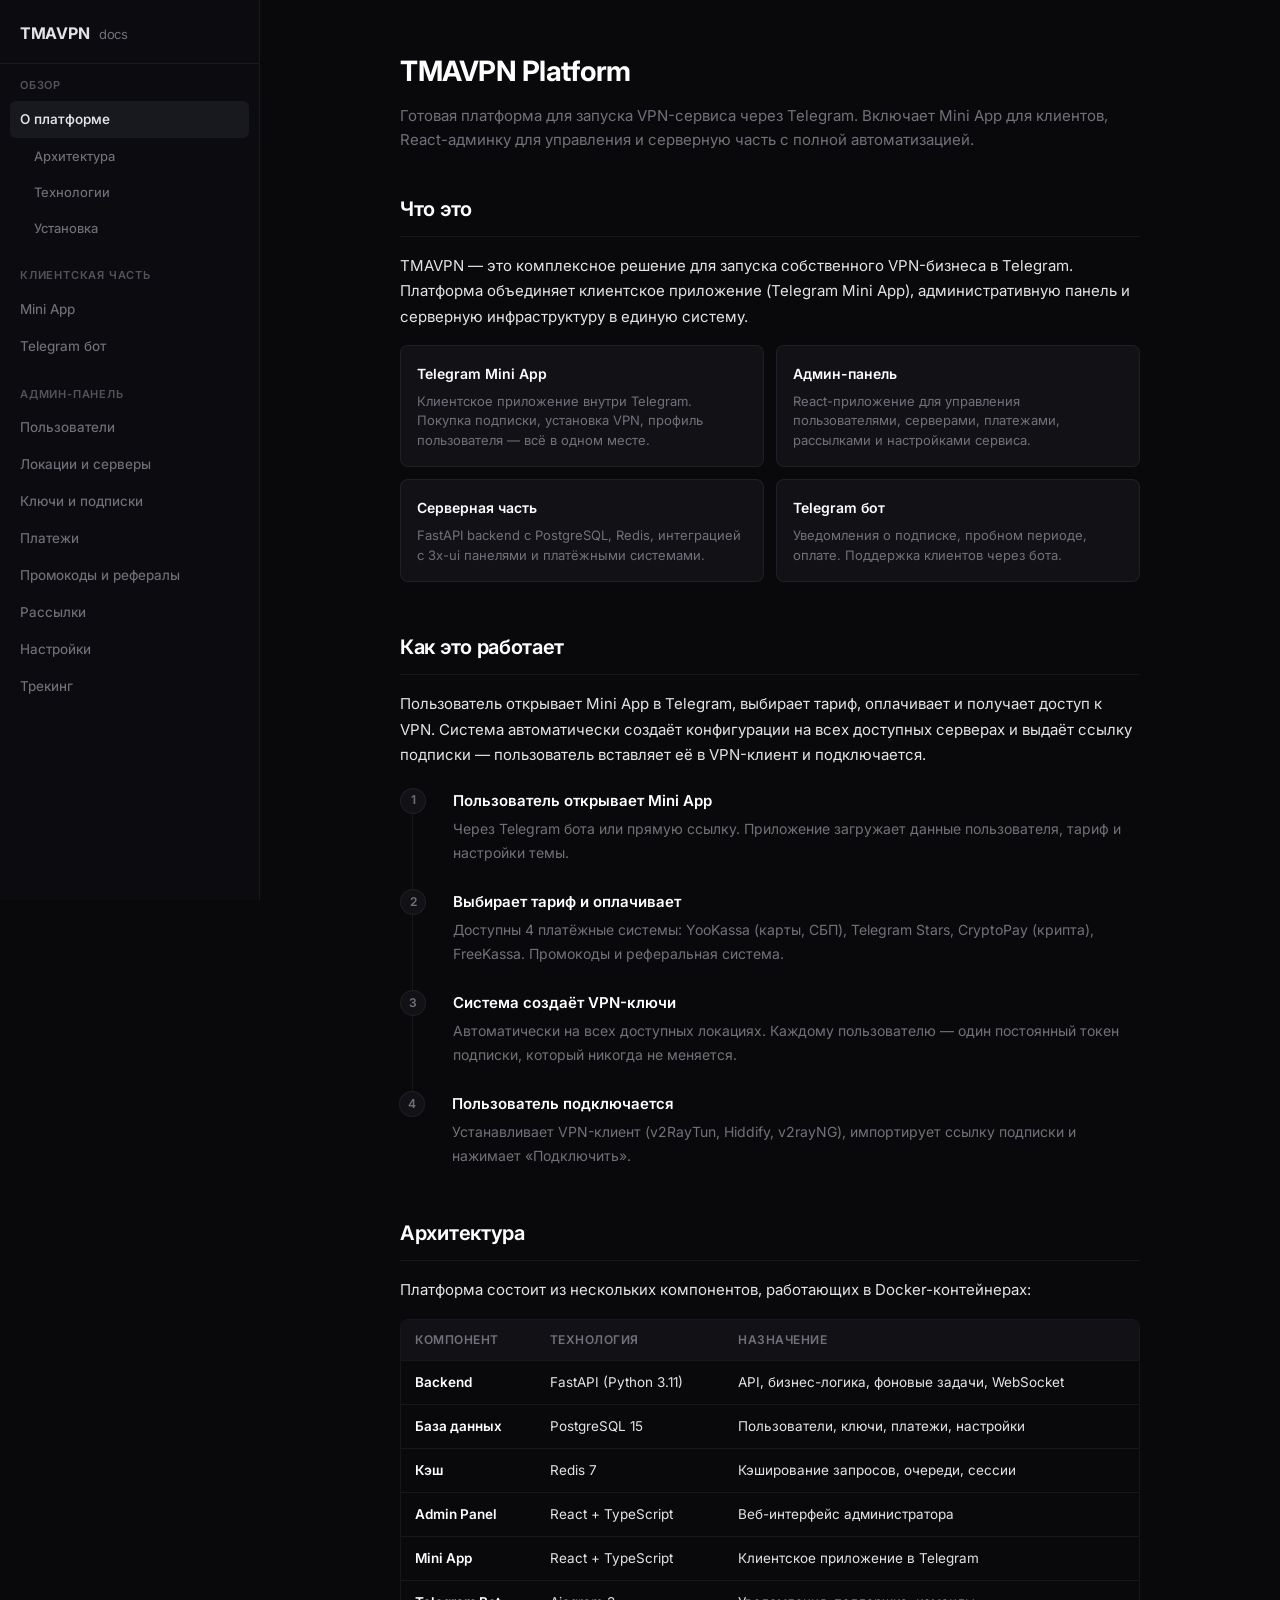
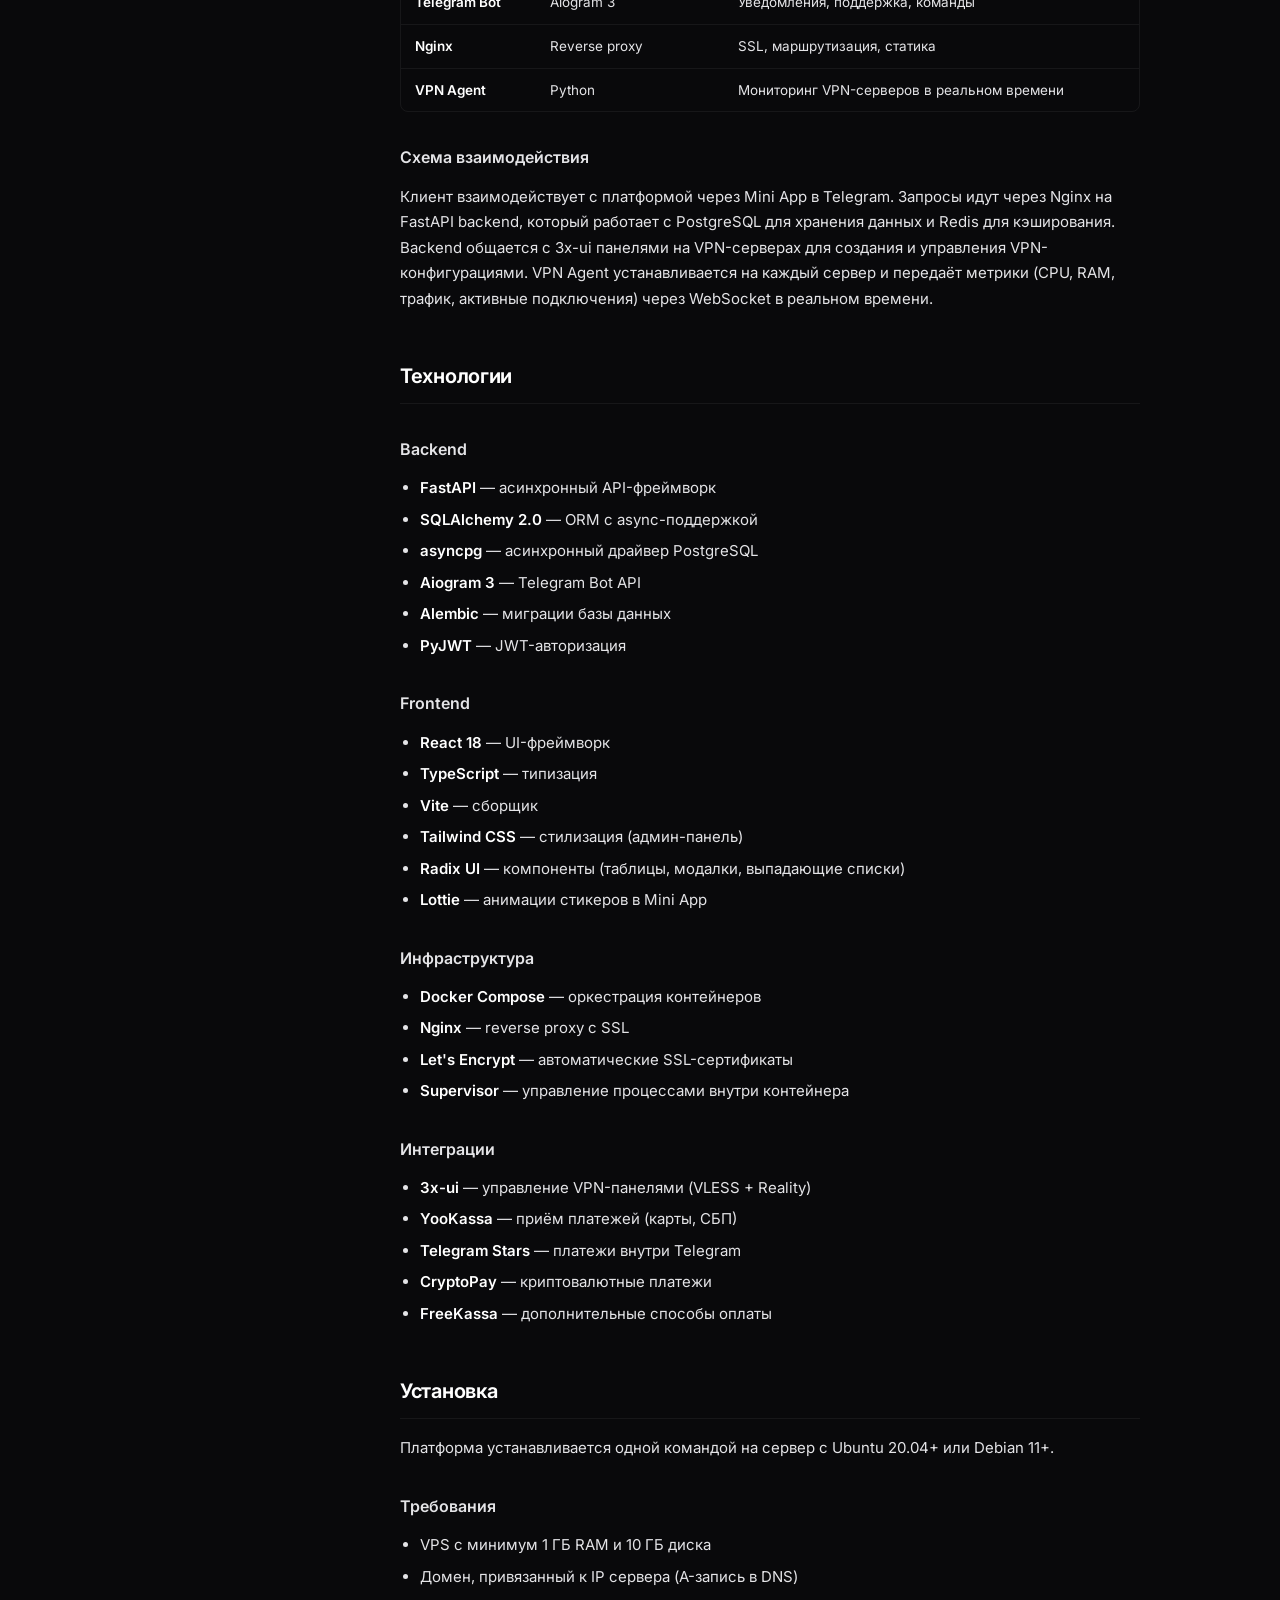
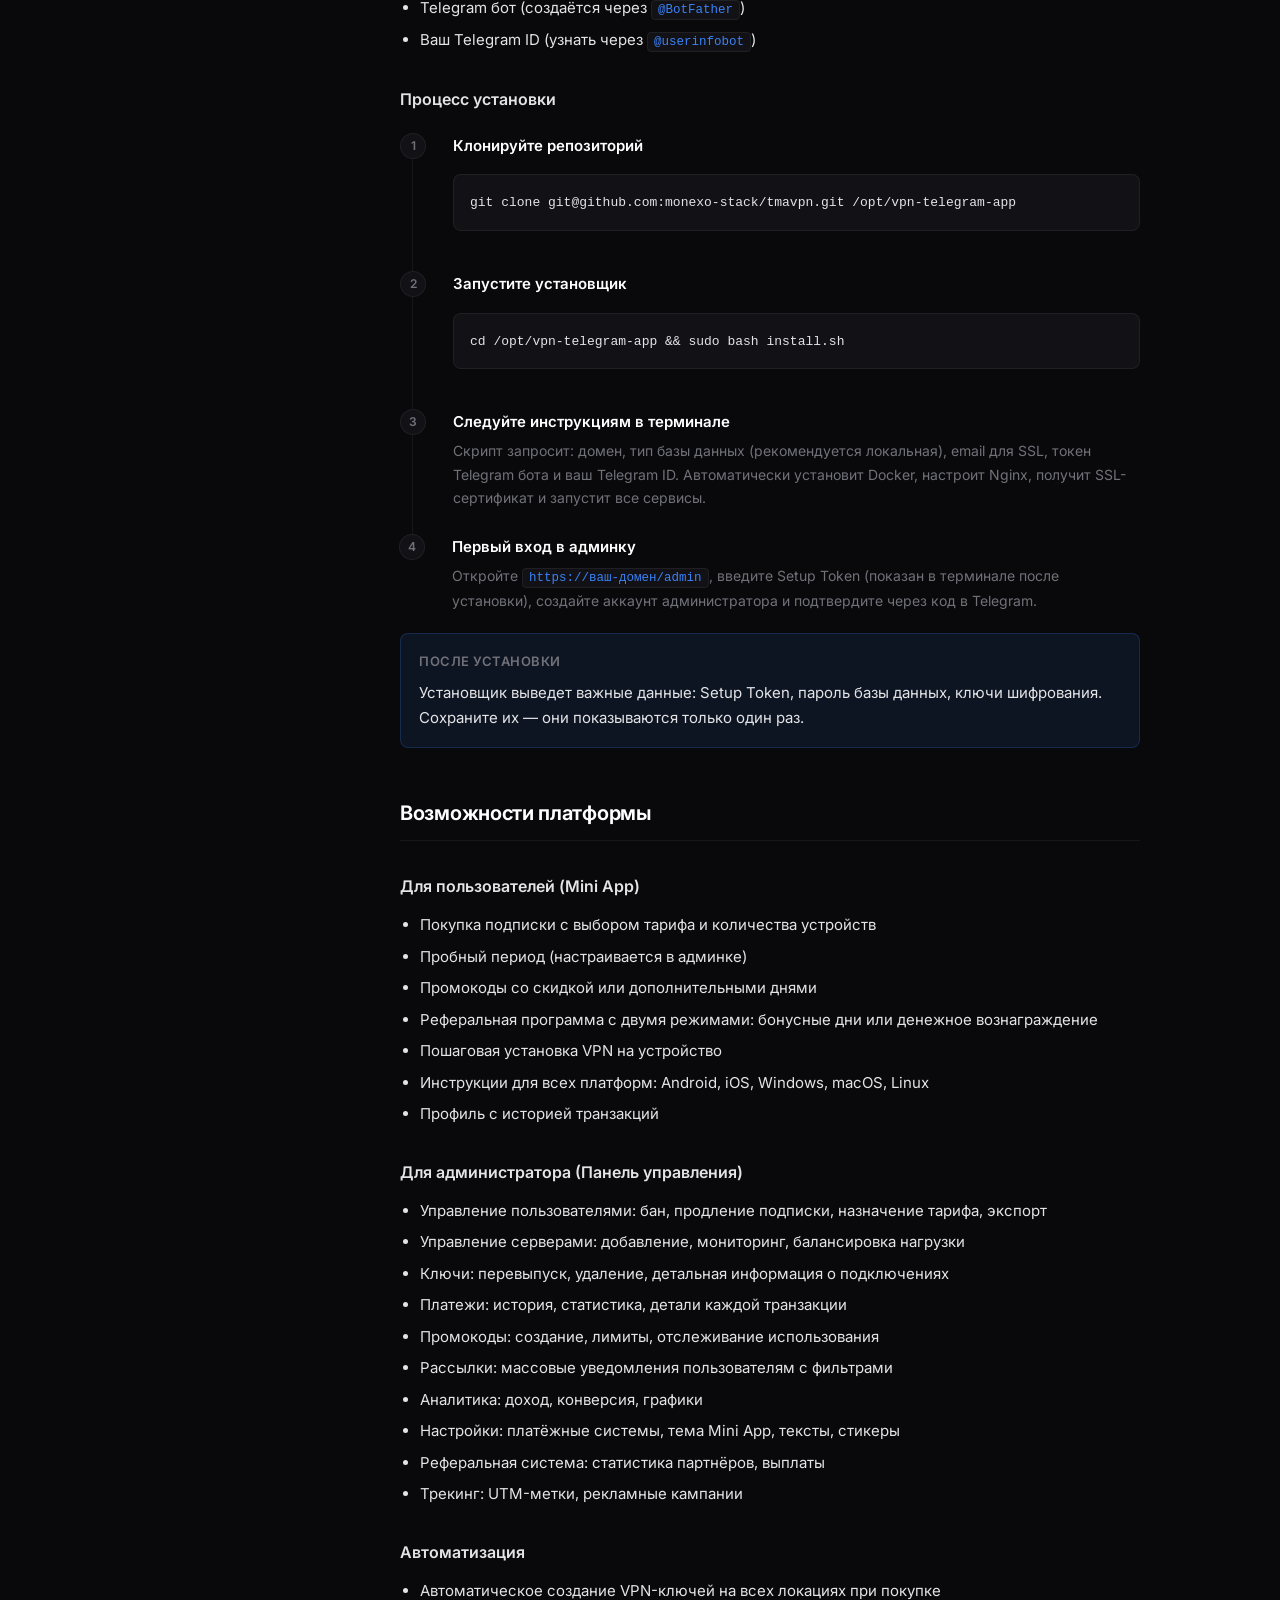
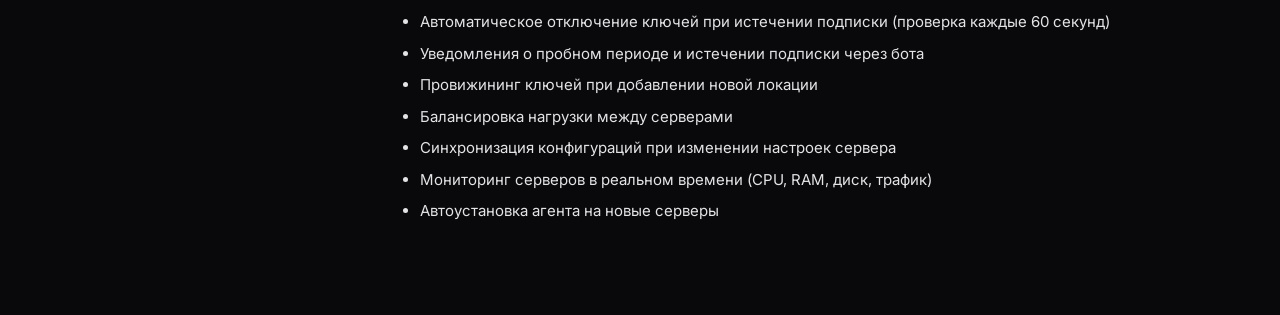
<file: docs/index.html>
<!DOCTYPE html>
<html lang="ru">
<head>
  <meta charset="UTF-8">
  <meta name="viewport" content="width=device-width, initial-scale=1.0">
  <title>TMAVPN — Документация</title>
  <link rel="preconnect" href="https://fonts.googleapis.com">
  <link rel="preconnect" href="https://fonts.gstatic.com" crossorigin>
  <link href="https://fonts.googleapis.com/css2?family=Inter:wght@400;450;500;550;600;650;700&display=swap" rel="stylesheet">
  <link rel="stylesheet" href="css/style.css">
</head>
<body>
<div class="overlay"></div>
<div class="mobile-header">
  <button class="menu-btn" aria-label="Menu">
    <svg width="22" height="22" viewBox="0 0 24 24" fill="none" stroke="currentColor" stroke-width="2"><path d="M3 12h18M3 6h18M3 18h18"/></svg>
  </button>
  <span class="mobile-title">TMAVPN Docs</span>
</div>

<div class="layout">
  <aside class="sidebar">
    <div class="sidebar-header">
      <div class="sidebar-logo">TMAVPN <span>docs</span></div>
    </div>
    <nav class="sidebar-nav">
      <div class="nav-section">
        <div class="nav-section-title">Обзор</div>
        <a href="index.html" class="nav-link active">О платформе</a>
        <a href="index.html#architecture" class="nav-link nav-link-sub">Архитектура</a>
        <a href="index.html#tech-stack" class="nav-link nav-link-sub">Технологии</a>
        <a href="index.html#install" class="nav-link nav-link-sub">Установка</a>
      </div>
      <div class="nav-section">
        <div class="nav-section-title">Клиентская часть</div>
        <a href="miniapp.html" class="nav-link">Mini App</a>
        <a href="bot.html" class="nav-link">Telegram бот</a>
      </div>
      <div class="nav-section">
        <div class="nav-section-title">Админ-панель</div>
        <a href="users.html" class="nav-link">Пользователи</a>
        <a href="locations.html" class="nav-link">Локации и серверы</a>
        <a href="keys.html" class="nav-link">Ключи и подписки</a>
        <a href="payments.html" class="nav-link">Платежи</a>
        <a href="promocodes.html" class="nav-link">Промокоды и рефералы</a>
        <a href="broadcasts.html" class="nav-link">Рассылки</a>
        <a href="settings.html" class="nav-link">Настройки</a>
        <a href="tracking.html" class="nav-link">Трекинг</a>
      </div>
    </nav>
  </aside>

  <main class="main">
    <div class="content">
      <h1 class="page-title">TMAVPN Platform</h1>
      <p class="page-desc">Готовая платформа для запуска VPN-сервиса через Telegram. Включает Mini App для клиентов, React-админку для управления и серверную часть с полной автоматизацией.</p>

      <h2 id="what">Что это</h2>
      <p>TMAVPN — это комплексное решение для запуска собственного VPN-бизнеса в Telegram. Платформа объединяет клиентское приложение (Telegram Mini App), административную панель и серверную инфраструктуру в единую систему.</p>

      <div class="feature-grid">
        <div class="feature-card">
          <div class="feature-card-title">Telegram Mini App</div>
          <div class="feature-card-desc">Клиентское приложение внутри Telegram. Покупка подписки, установка VPN, профиль пользователя — всё в одном месте.</div>
        </div>
        <div class="feature-card">
          <div class="feature-card-title">Админ-панель</div>
          <div class="feature-card-desc">React-приложение для управления пользователями, серверами, платежами, рассылками и настройками сервиса.</div>
        </div>
        <div class="feature-card">
          <div class="feature-card-title">Серверная часть</div>
          <div class="feature-card-desc">FastAPI backend с PostgreSQL, Redis, интеграцией с 3x-ui панелями и платёжными системами.</div>
        </div>
        <div class="feature-card">
          <div class="feature-card-title">Telegram бот</div>
          <div class="feature-card-desc">Уведомления о подписке, пробном периоде, оплате. Поддержка клиентов через бота.</div>
        </div>
      </div>

      <h2 id="how-it-works">Как это работает</h2>
      <p>Пользователь открывает Mini App в Telegram, выбирает тариф, оплачивает и получает доступ к VPN. Система автоматически создаёт конфигурации на всех доступных серверах и выдаёт ссылку подписки — пользователь вставляет её в VPN-клиент и подключается.</p>

      <div class="steps">
        <div class="step">
          <div class="step-title">Пользователь открывает Mini App</div>
          <div class="step-desc">Через Telegram бота или прямую ссылку. Приложение загружает данные пользователя, тариф и настройки темы.</div>
        </div>
        <div class="step">
          <div class="step-title">Выбирает тариф и оплачивает</div>
          <div class="step-desc">Доступны 4 платёжные системы: YooKassa (карты, СБП), Telegram Stars, CryptoPay (крипта), FreeKassa. Промокоды и реферальная система.</div>
        </div>
        <div class="step">
          <div class="step-title">Система создаёт VPN-ключи</div>
          <div class="step-desc">Автоматически на всех доступных локациях. Каждому пользователю — один постоянный токен подписки, который никогда не меняется.</div>
        </div>
        <div class="step">
          <div class="step-title">Пользователь подключается</div>
          <div class="step-desc">Устанавливает VPN-клиент (v2RayTun, Hiddify, v2rayNG), импортирует ссылку подписки и нажимает «Подключить».</div>
        </div>
      </div>

      <h2 id="architecture">Архитектура</h2>
      <p>Платформа состоит из нескольких компонентов, работающих в Docker-контейнерах:</p>

      <div class="table-wrap">
        <table>
          <thead>
            <tr><th>Компонент</th><th>Технология</th><th>Назначение</th></tr>
          </thead>
          <tbody>
            <tr><td><strong>Backend</strong></td><td>FastAPI (Python 3.11)</td><td>API, бизнес-логика, фоновые задачи, WebSocket</td></tr>
            <tr><td><strong>База данных</strong></td><td>PostgreSQL 15</td><td>Пользователи, ключи, платежи, настройки</td></tr>
            <tr><td><strong>Кэш</strong></td><td>Redis 7</td><td>Кэширование запросов, очереди, сессии</td></tr>
            <tr><td><strong>Admin Panel</strong></td><td>React + TypeScript</td><td>Веб-интерфейс администратора</td></tr>
            <tr><td><strong>Mini App</strong></td><td>React + TypeScript</td><td>Клиентское приложение в Telegram</td></tr>
            <tr><td><strong>Telegram Bot</strong></td><td>Aiogram 3</td><td>Уведомления, поддержка, команды</td></tr>
            <tr><td><strong>Nginx</strong></td><td>Reverse proxy</td><td>SSL, маршрутизация, статика</td></tr>
            <tr><td><strong>VPN Agent</strong></td><td>Python</td><td>Мониторинг VPN-серверов в реальном времени</td></tr>
          </tbody>
        </table>
      </div>

      <h3>Схема взаимодействия</h3>
      <p>Клиент взаимодействует с платформой через Mini App в Telegram. Запросы идут через Nginx на FastAPI backend, который работает с PostgreSQL для хранения данных и Redis для кэширования. Backend общается с 3x-ui панелями на VPN-серверах для создания и управления VPN-конфигурациями. VPN Agent устанавливается на каждый сервер и передаёт метрики (CPU, RAM, трафик, активные подключения) через WebSocket в реальном времени.</p>

      <h2 id="tech-stack">Технологии</h2>

      <h3>Backend</h3>
      <ul>
        <li><strong>FastAPI</strong> — асинхронный API-фреймворк</li>
        <li><strong>SQLAlchemy 2.0</strong> — ORM с async-поддержкой</li>
        <li><strong>asyncpg</strong> — асинхронный драйвер PostgreSQL</li>
        <li><strong>Aiogram 3</strong> — Telegram Bot API</li>
        <li><strong>Alembic</strong> — миграции базы данных</li>
        <li><strong>PyJWT</strong> — JWT-авторизация</li>
      </ul>

      <h3>Frontend</h3>
      <ul>
        <li><strong>React 18</strong> — UI-фреймворк</li>
        <li><strong>TypeScript</strong> — типизация</li>
        <li><strong>Vite</strong> — сборщик</li>
        <li><strong>Tailwind CSS</strong> — стилизация (админ-панель)</li>
        <li><strong>Radix UI</strong> — компоненты (таблицы, модалки, выпадающие списки)</li>
        <li><strong>Lottie</strong> — анимации стикеров в Mini App</li>
      </ul>

      <h3>Инфраструктура</h3>
      <ul>
        <li><strong>Docker Compose</strong> — оркестрация контейнеров</li>
        <li><strong>Nginx</strong> — reverse proxy с SSL</li>
        <li><strong>Let's Encrypt</strong> — автоматические SSL-сертификаты</li>
        <li><strong>Supervisor</strong> — управление процессами внутри контейнера</li>
      </ul>

      <h3>Интеграции</h3>
      <ul>
        <li><strong>3x-ui</strong> — управление VPN-панелями (VLESS + Reality)</li>
        <li><strong>YooKassa</strong> — приём платежей (карты, СБП)</li>
        <li><strong>Telegram Stars</strong> — платежи внутри Telegram</li>
        <li><strong>CryptoPay</strong> — криптовалютные платежи</li>
        <li><strong>FreeKassa</strong> — дополнительные способы оплаты</li>
      </ul>

      <h2 id="install">Установка</h2>
      <p>Платформа устанавливается одной командой на сервер с Ubuntu 20.04+ или Debian 11+.</p>

      <h3>Требования</h3>
      <ul>
        <li>VPS с минимум 1 ГБ RAM и 10 ГБ диска</li>
        <li>Домен, привязанный к IP сервера (A-запись в DNS)</li>
        <li>Telegram бот (создаётся через <code>@BotFather</code>)</li>
        <li>Ваш Telegram ID (узнать через <code>@userinfobot</code>)</li>
      </ul>

      <h3>Процесс установки</h3>
      <div class="steps">
        <div class="step">
          <div class="step-title">Клонируйте репозиторий</div>
          <div class="step-desc"><pre><code>git clone git@github.com:monexo-stack/tmavpn.git /opt/vpn-telegram-app</code></pre></div>
        </div>
        <div class="step">
          <div class="step-title">Запустите установщик</div>
          <div class="step-desc"><pre><code>cd /opt/vpn-telegram-app && sudo bash install.sh</code></pre></div>
        </div>
        <div class="step">
          <div class="step-title">Следуйте инструкциям в терминале</div>
          <div class="step-desc">Скрипт запросит: домен, тип базы данных (рекомендуется локальная), email для SSL, токен Telegram бота и ваш Telegram ID. Автоматически установит Docker, настроит Nginx, получит SSL-сертификат и запустит все сервисы.</div>
        </div>
        <div class="step">
          <div class="step-title">Первый вход в админку</div>
          <div class="step-desc">Откройте <code>https://ваш-домен/admin</code>, введите Setup Token (показан в терминале после установки), создайте аккаунт администратора и подтвердите через код в Telegram.</div>
        </div>
      </div>

      <div class="info-block accent">
        <div class="info-block-title">После установки</div>
        <p>Установщик выведет важные данные: Setup Token, пароль базы данных, ключи шифрования. Сохраните их — они показываются только один раз.</p>
      </div>

      <h2 id="features">Возможности платформы</h2>

      <h3>Для пользователей (Mini App)</h3>
      <ul>
        <li>Покупка подписки с выбором тарифа и количества устройств</li>
        <li>Пробный период (настраивается в админке)</li>
        <li>Промокоды со скидкой или дополнительными днями</li>
        <li>Реферальная программа с двумя режимами: бонусные дни или денежное вознаграждение</li>
        <li>Пошаговая установка VPN на устройство</li>
        <li>Инструкции для всех платформ: Android, iOS, Windows, macOS, Linux</li>
        <li>Профиль с историей транзакций</li>
      </ul>

      <h3>Для администратора (Панель управления)</h3>
      <ul>
        <li>Управление пользователями: бан, продление подписки, назначение тарифа, экспорт</li>
        <li>Управление серверами: добавление, мониторинг, балансировка нагрузки</li>
        <li>Ключи: перевыпуск, удаление, детальная информация о подключениях</li>
        <li>Платежи: история, статистика, детали каждой транзакции</li>
        <li>Промокоды: создание, лимиты, отслеживание использования</li>
        <li>Рассылки: массовые уведомления пользователям с фильтрами</li>
        <li>Аналитика: доход, конверсия, графики</li>
        <li>Настройки: платёжные системы, тема Mini App, тексты, стикеры</li>
        <li>Реферальная система: статистика партнёров, выплаты</li>
        <li>Трекинг: UTM-метки, рекламные кампании</li>
      </ul>

      <h3>Автоматизация</h3>
      <ul>
        <li>Автоматическое создание VPN-ключей на всех локациях при покупке</li>
        <li>Автоматическое отключение ключей при истечении подписки (проверка каждые 60 секунд)</li>
        <li>Уведомления о пробном периоде и истечении подписки через бота</li>
        <li>Провижининг ключей при добавлении новой локации</li>
        <li>Балансировка нагрузки между серверами</li>
        <li>Синхронизация конфигураций при изменении настроек сервера</li>
        <li>Мониторинг серверов в реальном времени (CPU, RAM, диск, трафик)</li>
        <li>Автоустановка агента на новые серверы</li>
      </ul>
    </div>
  </main>
</div>

<script src="js/main.js"></script>
</body>
</html>
</file>
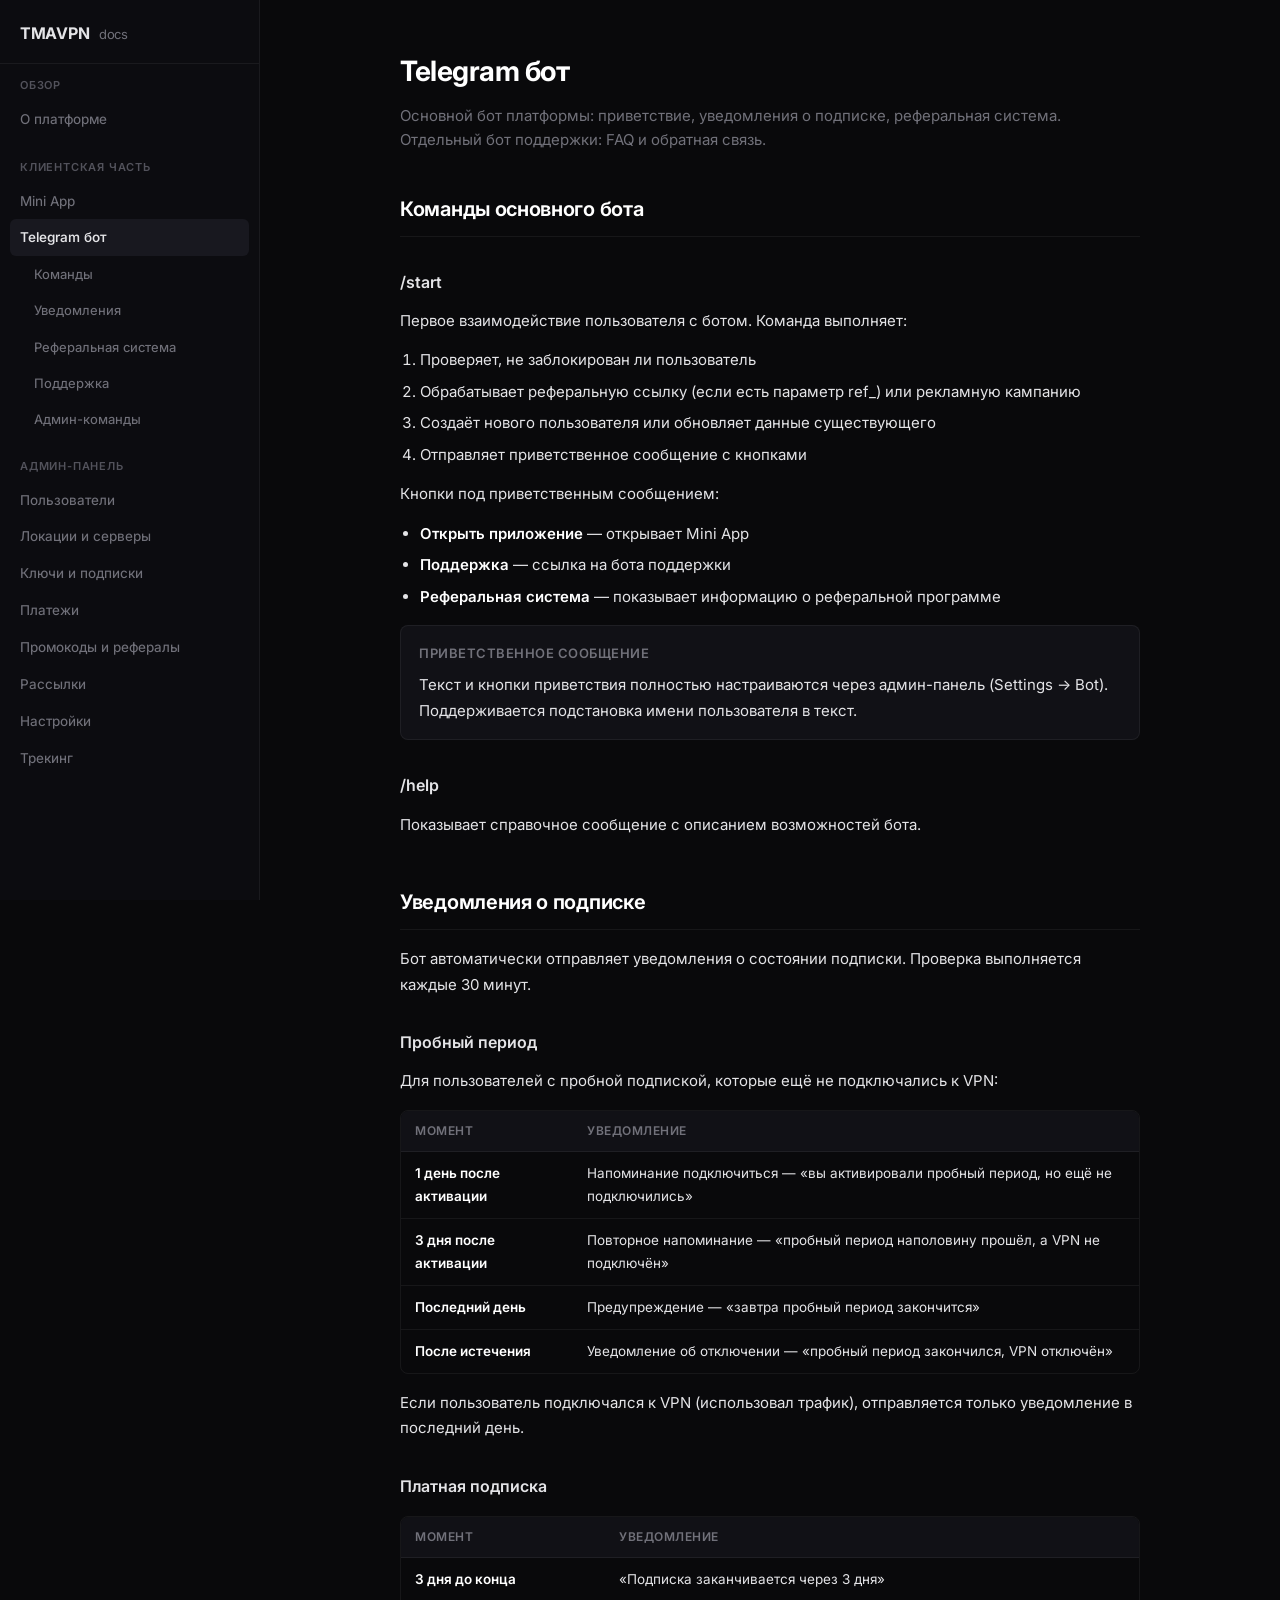
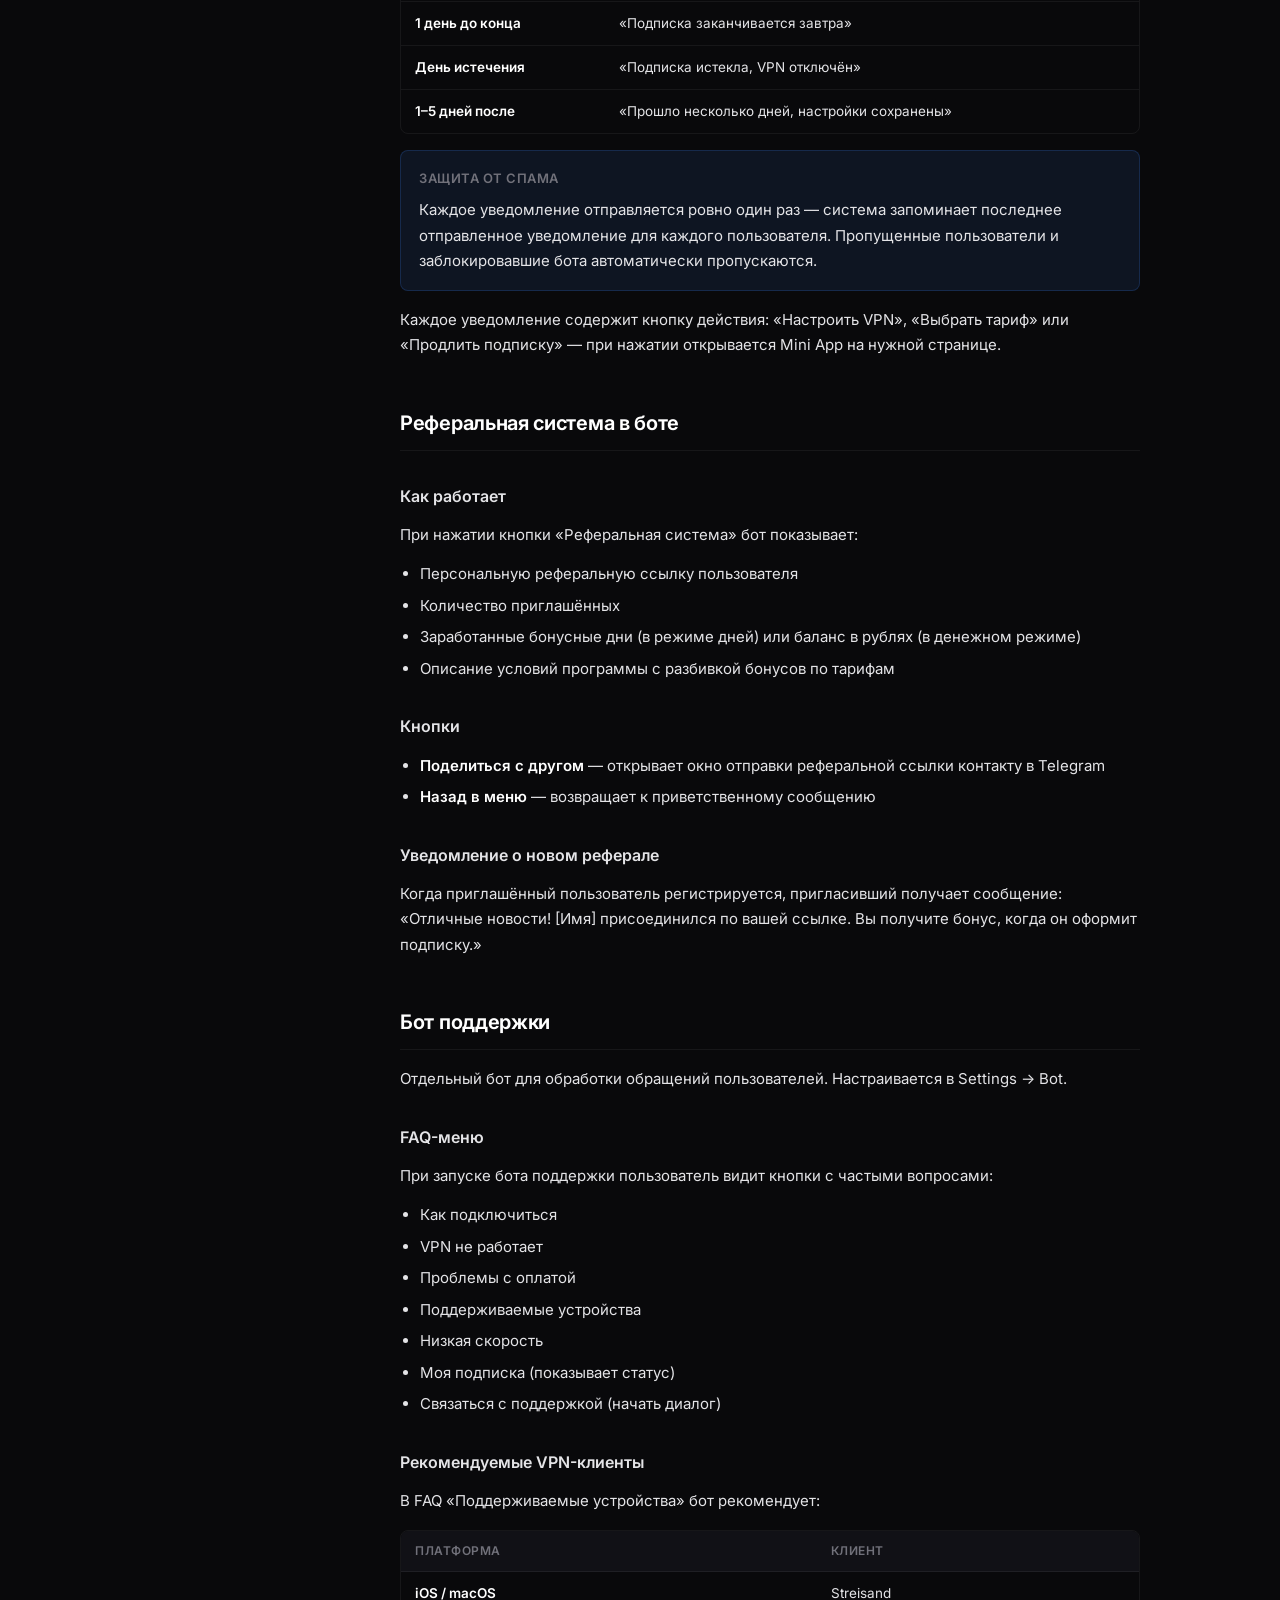
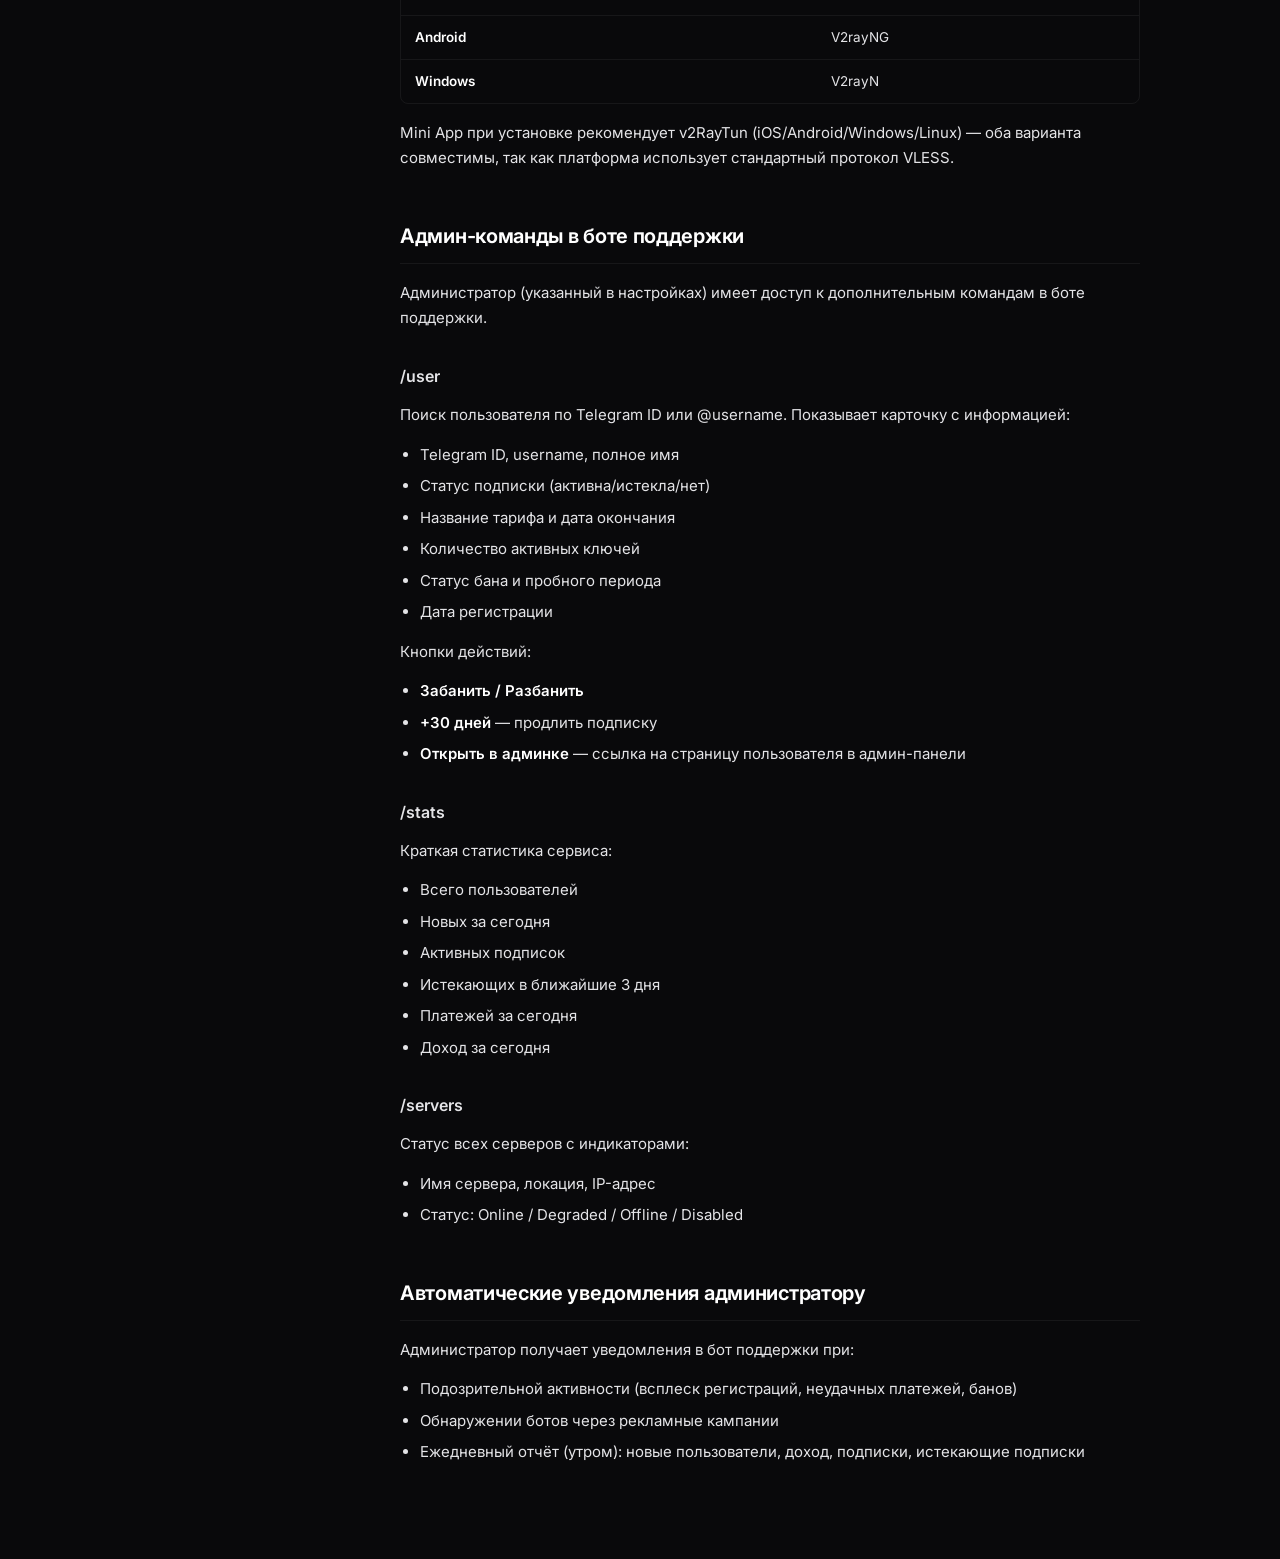
<file: docs/bot.html>
<!DOCTYPE html>
<html lang="ru">
<head>
  <meta charset="UTF-8">
  <meta name="viewport" content="width=device-width, initial-scale=1.0">
  <title>Telegram бот — TMAVPN Docs</title>
  <link rel="preconnect" href="https://fonts.googleapis.com">
  <link rel="preconnect" href="https://fonts.gstatic.com" crossorigin>
  <link href="https://fonts.googleapis.com/css2?family=Inter:wght@400;450;500;550;600;650;700&display=swap" rel="stylesheet">
  <link rel="stylesheet" href="css/style.css">
</head>
<body>
<div class="overlay"></div>
<div class="mobile-header">
  <button class="menu-btn" aria-label="Menu">
    <svg width="22" height="22" viewBox="0 0 24 24" fill="none" stroke="currentColor" stroke-width="2"><path d="M3 12h18M3 6h18M3 18h18"/></svg>
  </button>
  <span class="mobile-title">Telegram бот</span>
</div>

<div class="layout">
  <aside class="sidebar">
    <div class="sidebar-header">
      <div class="sidebar-logo">TMAVPN <span>docs</span></div>
    </div>
    <nav class="sidebar-nav">
      <div class="nav-section">
        <div class="nav-section-title">Обзор</div>
        <a href="index.html" class="nav-link">О платформе</a>
      </div>
      <div class="nav-section">
        <div class="nav-section-title">Клиентская часть</div>
        <a href="miniapp.html" class="nav-link">Mini App</a>
        <a href="bot.html" class="nav-link active">Telegram бот</a>
        <a href="bot.html#commands" class="nav-link nav-link-sub">Команды</a>
        <a href="bot.html#notifications" class="nav-link nav-link-sub">Уведомления</a>
        <a href="bot.html#referral" class="nav-link nav-link-sub">Реферальная система</a>
        <a href="bot.html#support" class="nav-link nav-link-sub">Поддержка</a>
        <a href="bot.html#admin" class="nav-link nav-link-sub">Админ-команды</a>
      </div>
      <div class="nav-section">
        <div class="nav-section-title">Админ-панель</div>
        <a href="users.html" class="nav-link">Пользователи</a>
        <a href="locations.html" class="nav-link">Локации и серверы</a>
        <a href="keys.html" class="nav-link">Ключи и подписки</a>
        <a href="payments.html" class="nav-link">Платежи</a>
        <a href="promocodes.html" class="nav-link">Промокоды и рефералы</a>
        <a href="broadcasts.html" class="nav-link">Рассылки</a>
        <a href="settings.html" class="nav-link">Настройки</a>
        <a href="tracking.html" class="nav-link">Трекинг</a>
      </div>
    </nav>
  </aside>

  <main class="main">
    <div class="content">
      <h1 class="page-title">Telegram бот</h1>
      <p class="page-desc">Основной бот платформы: приветствие, уведомления о подписке, реферальная система. Отдельный бот поддержки: FAQ и обратная связь.</p>

      <h2 id="commands">Команды основного бота</h2>

      <h3>/start</h3>
      <p>Первое взаимодействие пользователя с ботом. Команда выполняет:</p>
      <ol>
        <li>Проверяет, не заблокирован ли пользователь</li>
        <li>Обрабатывает реферальную ссылку (если есть параметр ref_) или рекламную кампанию</li>
        <li>Создаёт нового пользователя или обновляет данные существующего</li>
        <li>Отправляет приветственное сообщение с кнопками</li>
      </ol>

      <p>Кнопки под приветственным сообщением:</p>
      <ul>
        <li><strong>Открыть приложение</strong> — открывает Mini App</li>
        <li><strong>Поддержка</strong> — ссылка на бота поддержки</li>
        <li><strong>Реферальная система</strong> — показывает информацию о реферальной программе</li>
      </ul>

      <div class="info-block">
        <div class="info-block-title">Приветственное сообщение</div>
        <p>Текст и кнопки приветствия полностью настраиваются через админ-панель (Settings → Bot). Поддерживается подстановка имени пользователя в текст.</p>
      </div>

      <h3>/help</h3>
      <p>Показывает справочное сообщение с описанием возможностей бота.</p>

      <h2 id="notifications">Уведомления о подписке</h2>
      <p>Бот автоматически отправляет уведомления о состоянии подписки. Проверка выполняется каждые 30 минут.</p>

      <h3>Пробный период</h3>
      <p>Для пользователей с пробной подпиской, которые ещё не подключались к VPN:</p>
      <div class="table-wrap">
        <table>
          <thead>
            <tr><th>Момент</th><th>Уведомление</th></tr>
          </thead>
          <tbody>
            <tr><td><strong>1 день после активации</strong></td><td>Напоминание подключиться — «вы активировали пробный период, но ещё не подключились»</td></tr>
            <tr><td><strong>3 дня после активации</strong></td><td>Повторное напоминание — «пробный период наполовину прошёл, а VPN не подключён»</td></tr>
            <tr><td><strong>Последний день</strong></td><td>Предупреждение — «завтра пробный период закончится»</td></tr>
            <tr><td><strong>После истечения</strong></td><td>Уведомление об отключении — «пробный период закончился, VPN отключён»</td></tr>
          </tbody>
        </table>
      </div>
      <p>Если пользователь подключался к VPN (использовал трафик), отправляется только уведомление в последний день.</p>

      <h3>Платная подписка</h3>
      <div class="table-wrap">
        <table>
          <thead>
            <tr><th>Момент</th><th>Уведомление</th></tr>
          </thead>
          <tbody>
            <tr><td><strong>3 дня до конца</strong></td><td>«Подписка заканчивается через 3 дня»</td></tr>
            <tr><td><strong>1 день до конца</strong></td><td>«Подписка заканчивается завтра»</td></tr>
            <tr><td><strong>День истечения</strong></td><td>«Подписка истекла, VPN отключён»</td></tr>
            <tr><td><strong>1–5 дней после</strong></td><td>«Прошло несколько дней, настройки сохранены»</td></tr>
          </tbody>
        </table>
      </div>

      <div class="info-block accent">
        <div class="info-block-title">Защита от спама</div>
        <p>Каждое уведомление отправляется ровно один раз — система запоминает последнее отправленное уведомление для каждого пользователя. Пропущенные пользователи и заблокировавшие бота автоматически пропускаются.</p>
      </div>

      <p>Каждое уведомление содержит кнопку действия: «Настроить VPN», «Выбрать тариф» или «Продлить подписку» — при нажатии открывается Mini App на нужной странице.</p>

      <h2 id="referral">Реферальная система в боте</h2>

      <h3>Как работает</h3>
      <p>При нажатии кнопки «Реферальная система» бот показывает:</p>
      <ul>
        <li>Персональную реферальную ссылку пользователя</li>
        <li>Количество приглашённых</li>
        <li>Заработанные бонусные дни (в режиме дней) или баланс в рублях (в денежном режиме)</li>
        <li>Описание условий программы с разбивкой бонусов по тарифам</li>
      </ul>

      <h3>Кнопки</h3>
      <ul>
        <li><strong>Поделиться с другом</strong> — открывает окно отправки реферальной ссылки контакту в Telegram</li>
        <li><strong>Назад в меню</strong> — возвращает к приветственному сообщению</li>
      </ul>

      <h3>Уведомление о новом реферале</h3>
      <p>Когда приглашённый пользователь регистрируется, пригласивший получает сообщение: «Отличные новости! [Имя] присоединился по вашей ссылке. Вы получите бонус, когда он оформит подписку.»</p>

      <h2 id="support">Бот поддержки</h2>
      <p>Отдельный бот для обработки обращений пользователей. Настраивается в Settings → Bot.</p>

      <h3>FAQ-меню</h3>
      <p>При запуске бота поддержки пользователь видит кнопки с частыми вопросами:</p>
      <ul>
        <li>Как подключиться</li>
        <li>VPN не работает</li>
        <li>Проблемы с оплатой</li>
        <li>Поддерживаемые устройства</li>
        <li>Низкая скорость</li>
        <li>Моя подписка (показывает статус)</li>
        <li>Связаться с поддержкой (начать диалог)</li>
      </ul>

      <h3>Рекомендуемые VPN-клиенты</h3>
      <p>В FAQ «Поддерживаемые устройства» бот рекомендует:</p>
      <div class="table-wrap">
        <table>
          <thead>
            <tr><th>Платформа</th><th>Клиент</th></tr>
          </thead>
          <tbody>
            <tr><td><strong>iOS / macOS</strong></td><td>Streisand</td></tr>
            <tr><td><strong>Android</strong></td><td>V2rayNG</td></tr>
            <tr><td><strong>Windows</strong></td><td>V2rayN</td></tr>
          </tbody>
        </table>
      </div>
      <p>Mini App при установке рекомендует v2RayTun (iOS/Android/Windows/Linux) — оба варианта совместимы, так как платформа использует стандартный протокол VLESS.</p>

      <h2 id="admin">Админ-команды в боте поддержки</h2>
      <p>Администратор (указанный в настройках) имеет доступ к дополнительным командам в боте поддержки.</p>

      <h3>/user</h3>
      <p>Поиск пользователя по Telegram ID или @username. Показывает карточку с информацией:</p>
      <ul>
        <li>Telegram ID, username, полное имя</li>
        <li>Статус подписки (активна/истекла/нет)</li>
        <li>Название тарифа и дата окончания</li>
        <li>Количество активных ключей</li>
        <li>Статус бана и пробного периода</li>
        <li>Дата регистрации</li>
      </ul>
      <p>Кнопки действий:</p>
      <ul>
        <li><strong>Забанить / Разбанить</strong></li>
        <li><strong>+30 дней</strong> — продлить подписку</li>
        <li><strong>Открыть в админке</strong> — ссылка на страницу пользователя в админ-панели</li>
      </ul>

      <h3>/stats</h3>
      <p>Краткая статистика сервиса:</p>
      <ul>
        <li>Всего пользователей</li>
        <li>Новых за сегодня</li>
        <li>Активных подписок</li>
        <li>Истекающих в ближайшие 3 дня</li>
        <li>Платежей за сегодня</li>
        <li>Доход за сегодня</li>
      </ul>

      <h3>/servers</h3>
      <p>Статус всех серверов с индикаторами:</p>
      <ul>
        <li>Имя сервера, локация, IP-адрес</li>
        <li>Статус: Online / Degraded / Offline / Disabled</li>
      </ul>

      <h2 id="auto-notifications">Автоматические уведомления администратору</h2>
      <p>Администратор получает уведомления в бот поддержки при:</p>
      <ul>
        <li>Подозрительной активности (всплеск регистраций, неудачных платежей, банов)</li>
        <li>Обнаружении ботов через рекламные кампании</li>
        <li>Ежедневный отчёт (утром): новые пользователи, доход, подписки, истекающие подписки</li>
      </ul>

    </div>
  </main>
</div>

<script src="js/main.js"></script>
</body>
</html>
</file>
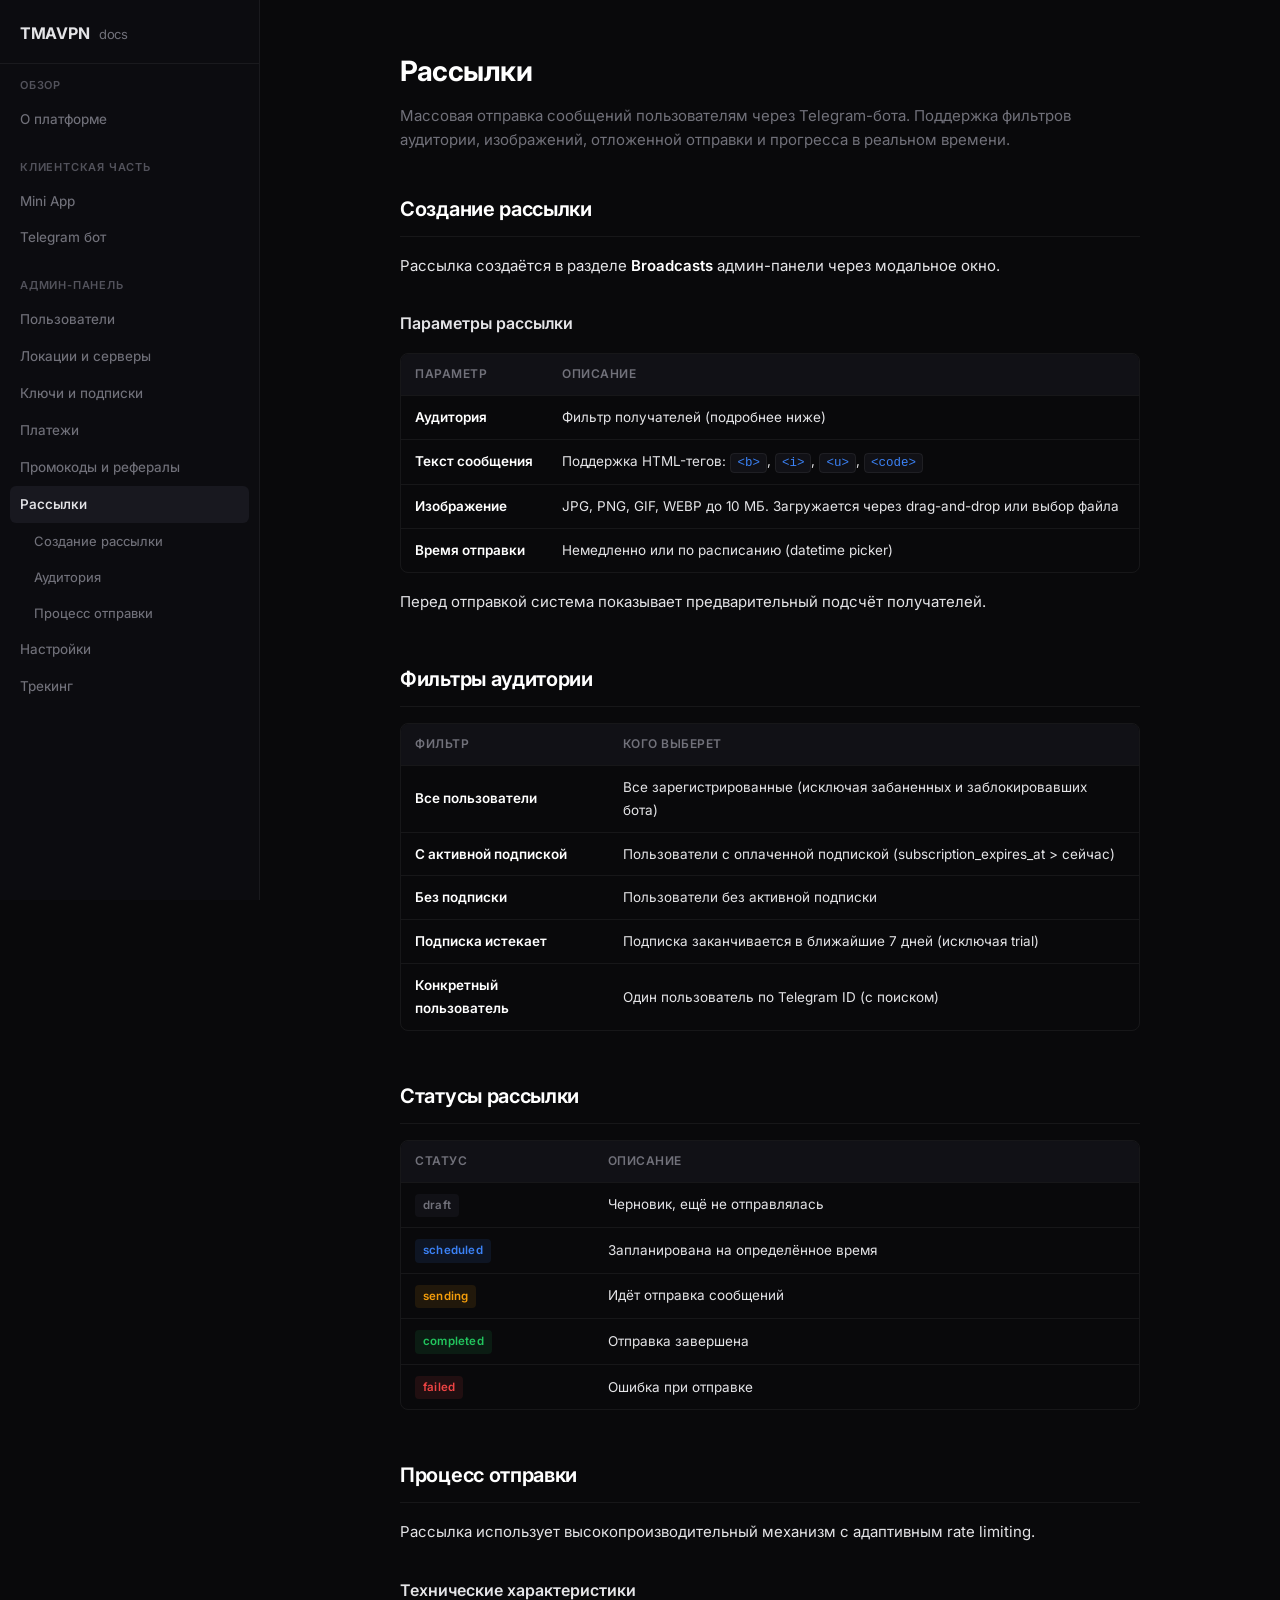
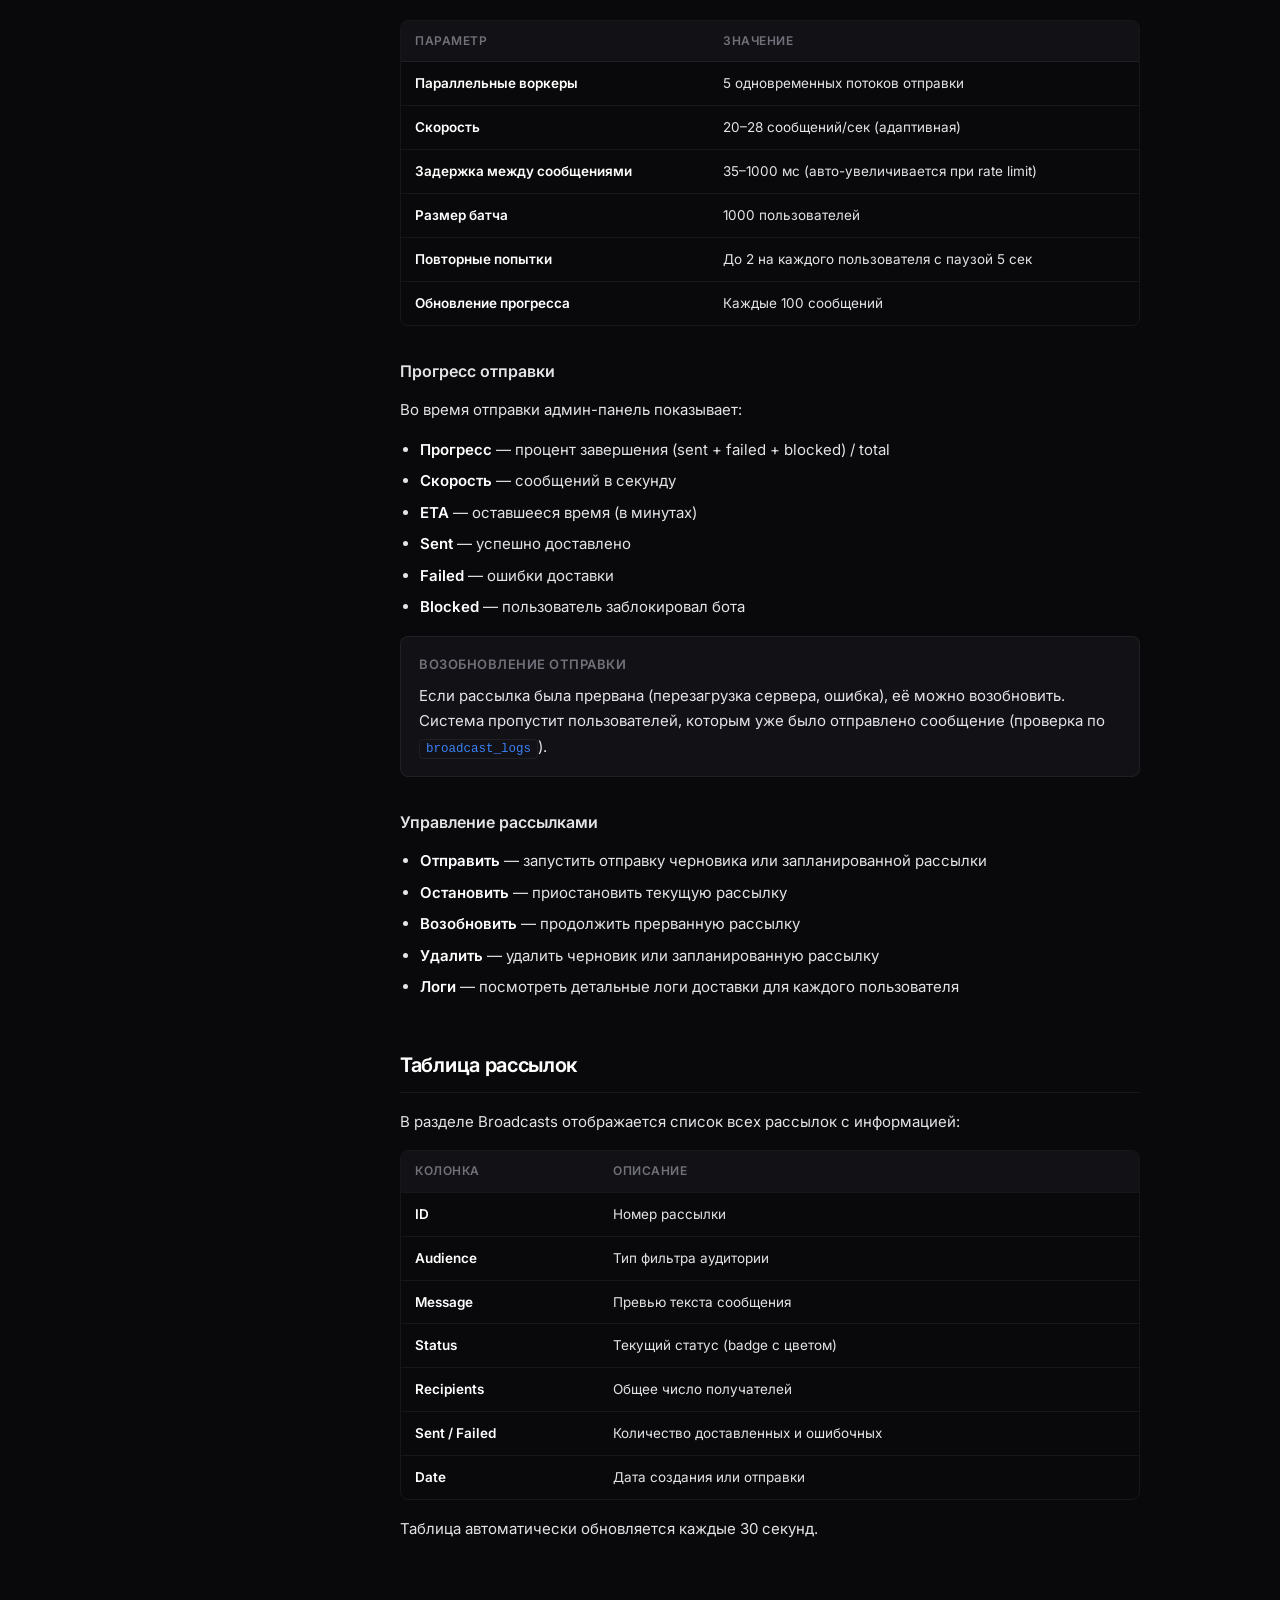
<file: docs/broadcasts.html>
<!DOCTYPE html>
<html lang="ru">
<head>
  <meta charset="UTF-8">
  <meta name="viewport" content="width=device-width, initial-scale=1.0">
  <title>Рассылки — TMAVPN Docs</title>
  <link rel="preconnect" href="https://fonts.googleapis.com">
  <link rel="preconnect" href="https://fonts.gstatic.com" crossorigin>
  <link href="https://fonts.googleapis.com/css2?family=Inter:wght@400;450;500;550;600;650;700&display=swap" rel="stylesheet">
  <link rel="stylesheet" href="css/style.css">
</head>
<body>
<div class="overlay"></div>
<div class="mobile-header">
  <button class="menu-btn" aria-label="Menu">
    <svg width="22" height="22" viewBox="0 0 24 24" fill="none" stroke="currentColor" stroke-width="2"><path d="M3 12h18M3 6h18M3 18h18"/></svg>
  </button>
  <span class="mobile-title">Рассылки</span>
</div>

<div class="layout">
  <aside class="sidebar">
    <div class="sidebar-header">
      <div class="sidebar-logo">TMAVPN <span>docs</span></div>
    </div>
    <nav class="sidebar-nav">
      <div class="nav-section">
        <div class="nav-section-title">Обзор</div>
        <a href="index.html" class="nav-link">О платформе</a>
      </div>
      <div class="nav-section">
        <div class="nav-section-title">Клиентская часть</div>
        <a href="miniapp.html" class="nav-link">Mini App</a>
        <a href="bot.html" class="nav-link">Telegram бот</a>
      </div>
      <div class="nav-section">
        <div class="nav-section-title">Админ-панель</div>
        <a href="users.html" class="nav-link">Пользователи</a>
        <a href="locations.html" class="nav-link">Локации и серверы</a>
        <a href="keys.html" class="nav-link">Ключи и подписки</a>
        <a href="payments.html" class="nav-link">Платежи</a>
        <a href="promocodes.html" class="nav-link">Промокоды и рефералы</a>
        <a href="broadcasts.html" class="nav-link active">Рассылки</a>
        <a href="broadcasts.html#create" class="nav-link nav-link-sub">Создание рассылки</a>
        <a href="broadcasts.html#audience" class="nav-link nav-link-sub">Аудитория</a>
        <a href="broadcasts.html#sending" class="nav-link nav-link-sub">Процесс отправки</a>
        <a href="settings.html" class="nav-link">Настройки</a>
        <a href="tracking.html" class="nav-link">Трекинг</a>
      </div>
    </nav>
  </aside>

  <main class="main">
    <div class="content">
      <h1 class="page-title">Рассылки</h1>
      <p class="page-desc">Массовая отправка сообщений пользователям через Telegram-бота. Поддержка фильтров аудитории, изображений, отложенной отправки и прогресса в реальном времени.</p>

      <h2 id="create">Создание рассылки</h2>
      <p>Рассылка создаётся в разделе <strong>Broadcasts</strong> админ-панели через модальное окно.</p>

      <h3>Параметры рассылки</h3>
      <div class="table-wrap">
        <table>
          <thead>
            <tr><th>Параметр</th><th>Описание</th></tr>
          </thead>
          <tbody>
            <tr><td><strong>Аудитория</strong></td><td>Фильтр получателей (подробнее ниже)</td></tr>
            <tr><td><strong>Текст сообщения</strong></td><td>Поддержка HTML-тегов: <code>&lt;b&gt;</code>, <code>&lt;i&gt;</code>, <code>&lt;u&gt;</code>, <code>&lt;code&gt;</code></td></tr>
            <tr><td><strong>Изображение</strong></td><td>JPG, PNG, GIF, WEBP до 10 МБ. Загружается через drag-and-drop или выбор файла</td></tr>
            <tr><td><strong>Время отправки</strong></td><td>Немедленно или по расписанию (datetime picker)</td></tr>
          </tbody>
        </table>
      </div>

      <p>Перед отправкой система показывает предварительный подсчёт получателей.</p>

      <h2 id="audience">Фильтры аудитории</h2>

      <div class="table-wrap">
        <table>
          <thead>
            <tr><th>Фильтр</th><th>Кого выберет</th></tr>
          </thead>
          <tbody>
            <tr>
              <td><strong>Все пользователи</strong></td>
              <td>Все зарегистрированные (исключая забаненных и заблокировавших бота)</td>
            </tr>
            <tr>
              <td><strong>С активной подпиской</strong></td>
              <td>Пользователи с оплаченной подпиской (subscription_expires_at &gt; сейчас)</td>
            </tr>
            <tr>
              <td><strong>Без подписки</strong></td>
              <td>Пользователи без активной подписки</td>
            </tr>
            <tr>
              <td><strong>Подписка истекает</strong></td>
              <td>Подписка заканчивается в ближайшие 7 дней (исключая trial)</td>
            </tr>
            <tr>
              <td><strong>Конкретный пользователь</strong></td>
              <td>Один пользователь по Telegram ID (с поиском)</td>
            </tr>
          </tbody>
        </table>
      </div>

      <h2 id="statuses">Статусы рассылки</h2>

      <div class="table-wrap">
        <table>
          <thead>
            <tr><th>Статус</th><th>Описание</th></tr>
          </thead>
          <tbody>
            <tr><td><span class="badge badge-gray">draft</span></td><td>Черновик, ещё не отправлялась</td></tr>
            <tr><td><span class="badge badge-blue">scheduled</span></td><td>Запланирована на определённое время</td></tr>
            <tr><td><span class="badge badge-orange">sending</span></td><td>Идёт отправка сообщений</td></tr>
            <tr><td><span class="badge badge-green">completed</span></td><td>Отправка завершена</td></tr>
            <tr><td><span class="badge badge-red">failed</span></td><td>Ошибка при отправке</td></tr>
          </tbody>
        </table>
      </div>

      <h2 id="sending">Процесс отправки</h2>
      <p>Рассылка использует высокопроизводительный механизм с адаптивным rate limiting.</p>

      <h3>Технические характеристики</h3>
      <div class="table-wrap">
        <table>
          <thead>
            <tr><th>Параметр</th><th>Значение</th></tr>
          </thead>
          <tbody>
            <tr><td><strong>Параллельные воркеры</strong></td><td>5 одновременных потоков отправки</td></tr>
            <tr><td><strong>Скорость</strong></td><td>20–28 сообщений/сек (адаптивная)</td></tr>
            <tr><td><strong>Задержка между сообщениями</strong></td><td>35–1000 мс (авто-увеличивается при rate limit)</td></tr>
            <tr><td><strong>Размер батча</strong></td><td>1000 пользователей</td></tr>
            <tr><td><strong>Повторные попытки</strong></td><td>До 2 на каждого пользователя с паузой 5 сек</td></tr>
            <tr><td><strong>Обновление прогресса</strong></td><td>Каждые 100 сообщений</td></tr>
          </tbody>
        </table>
      </div>

      <h3>Прогресс отправки</h3>
      <p>Во время отправки админ-панель показывает:</p>
      <ul>
        <li><strong>Прогресс</strong> — процент завершения (sent + failed + blocked) / total</li>
        <li><strong>Скорость</strong> — сообщений в секунду</li>
        <li><strong>ETA</strong> — оставшееся время (в минутах)</li>
        <li><strong>Sent</strong> — успешно доставлено</li>
        <li><strong>Failed</strong> — ошибки доставки</li>
        <li><strong>Blocked</strong> — пользователь заблокировал бота</li>
      </ul>

      <div class="info-block">
        <div class="info-block-title">Возобновление отправки</div>
        <p>Если рассылка была прервана (перезагрузка сервера, ошибка), её можно возобновить. Система пропустит пользователей, которым уже было отправлено сообщение (проверка по <code>broadcast_logs</code>).</p>
      </div>

      <h3>Управление рассылками</h3>
      <ul>
        <li><strong>Отправить</strong> — запустить отправку черновика или запланированной рассылки</li>
        <li><strong>Остановить</strong> — приостановить текущую рассылку</li>
        <li><strong>Возобновить</strong> — продолжить прерванную рассылку</li>
        <li><strong>Удалить</strong> — удалить черновик или запланированную рассылку</li>
        <li><strong>Логи</strong> — посмотреть детальные логи доставки для каждого пользователя</li>
      </ul>

      <h2 id="table">Таблица рассылок</h2>
      <p>В разделе Broadcasts отображается список всех рассылок с информацией:</p>
      <div class="table-wrap">
        <table>
          <thead>
            <tr><th>Колонка</th><th>Описание</th></tr>
          </thead>
          <tbody>
            <tr><td><strong>ID</strong></td><td>Номер рассылки</td></tr>
            <tr><td><strong>Audience</strong></td><td>Тип фильтра аудитории</td></tr>
            <tr><td><strong>Message</strong></td><td>Превью текста сообщения</td></tr>
            <tr><td><strong>Status</strong></td><td>Текущий статус (badge с цветом)</td></tr>
            <tr><td><strong>Recipients</strong></td><td>Общее число получателей</td></tr>
            <tr><td><strong>Sent / Failed</strong></td><td>Количество доставленных и ошибочных</td></tr>
            <tr><td><strong>Date</strong></td><td>Дата создания или отправки</td></tr>
          </tbody>
        </table>
      </div>
      <p>Таблица автоматически обновляется каждые 30 секунд.</p>

    </div>
  </main>
</div>

<script src="js/main.js"></script>
</body>
</html>
</file>
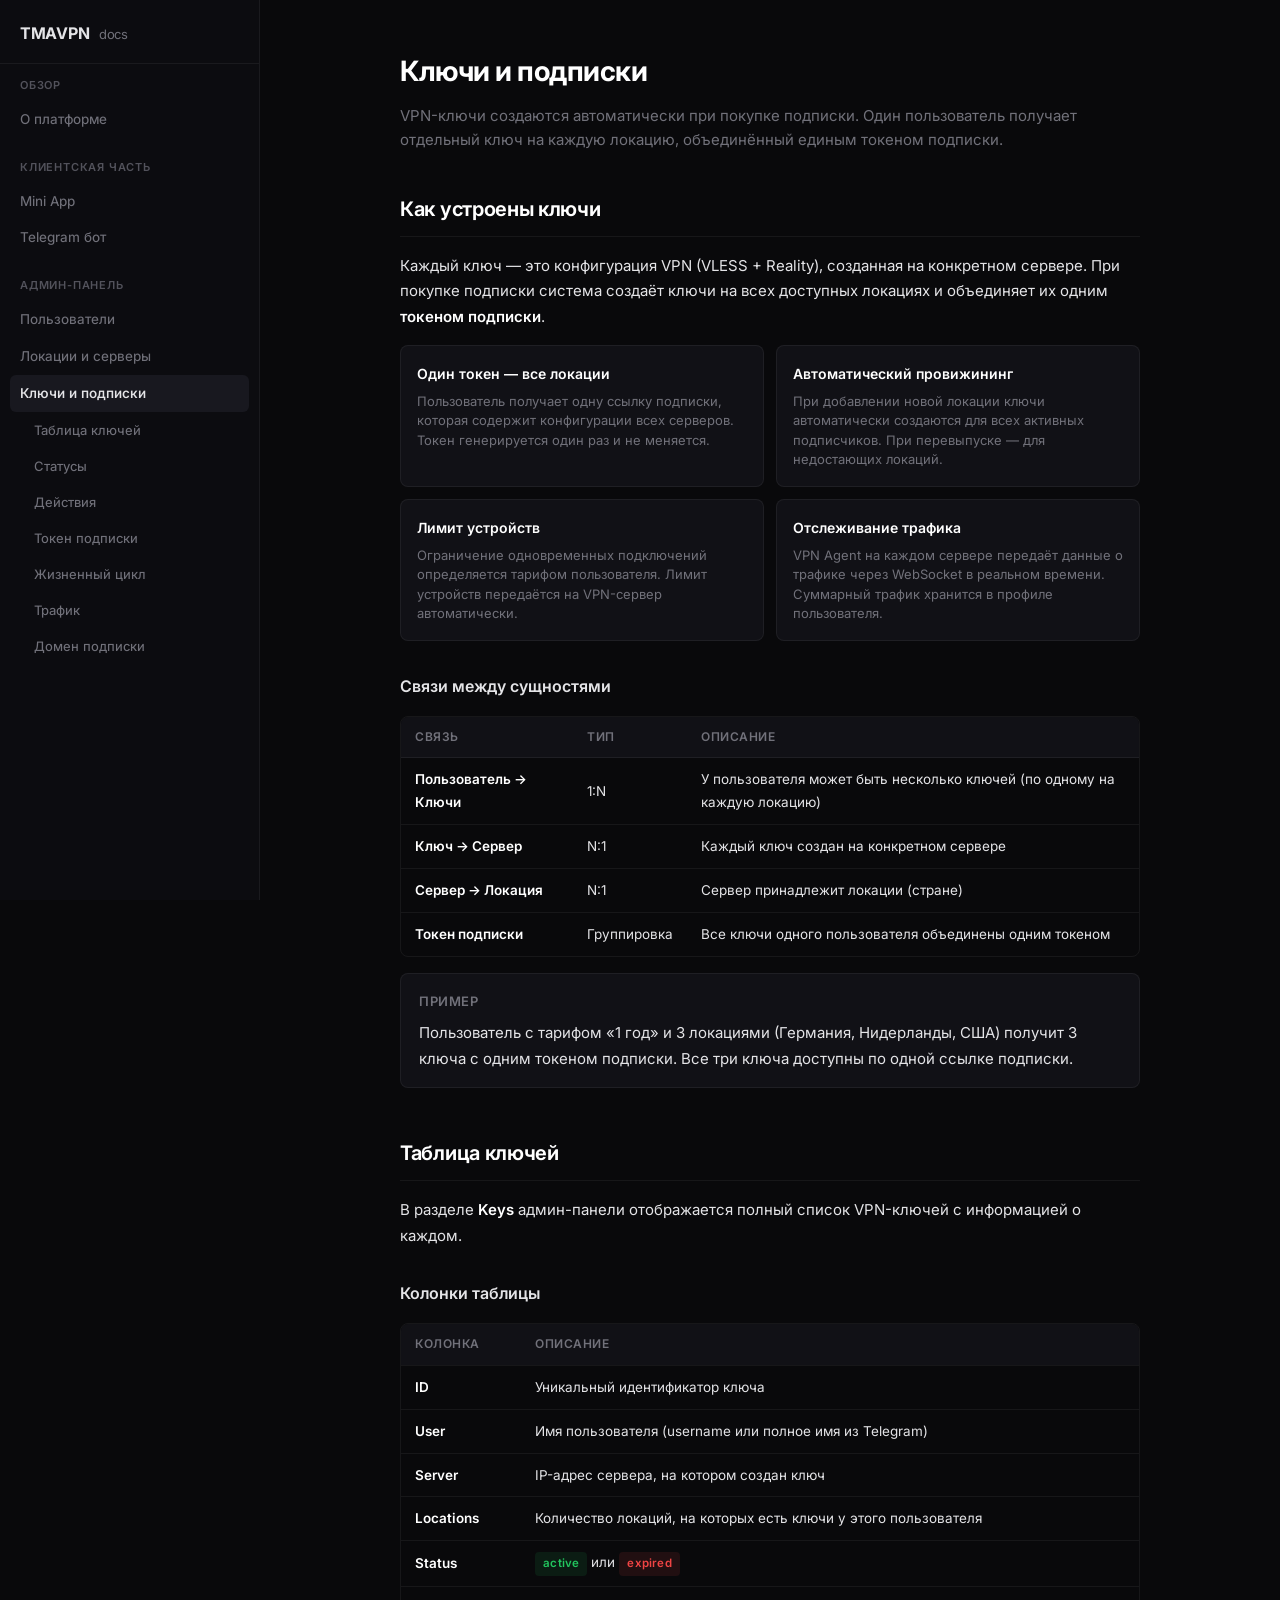
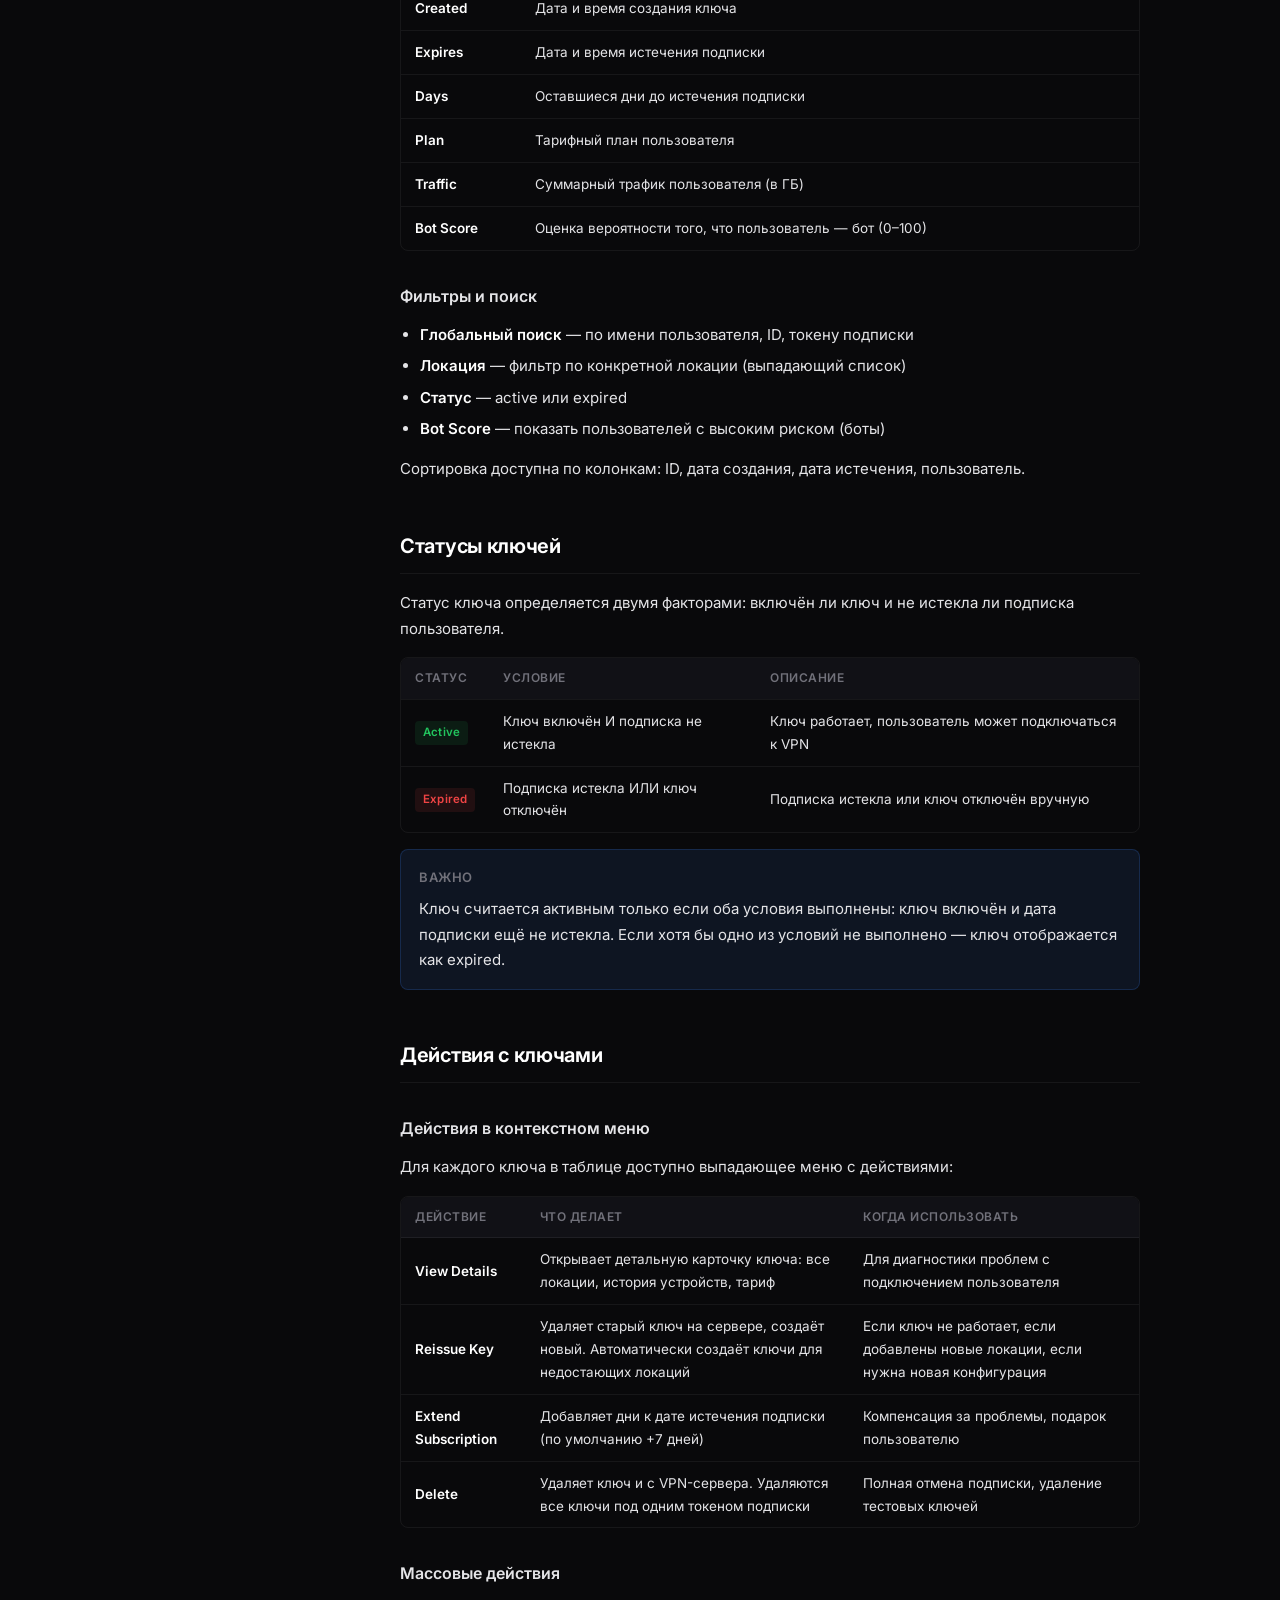
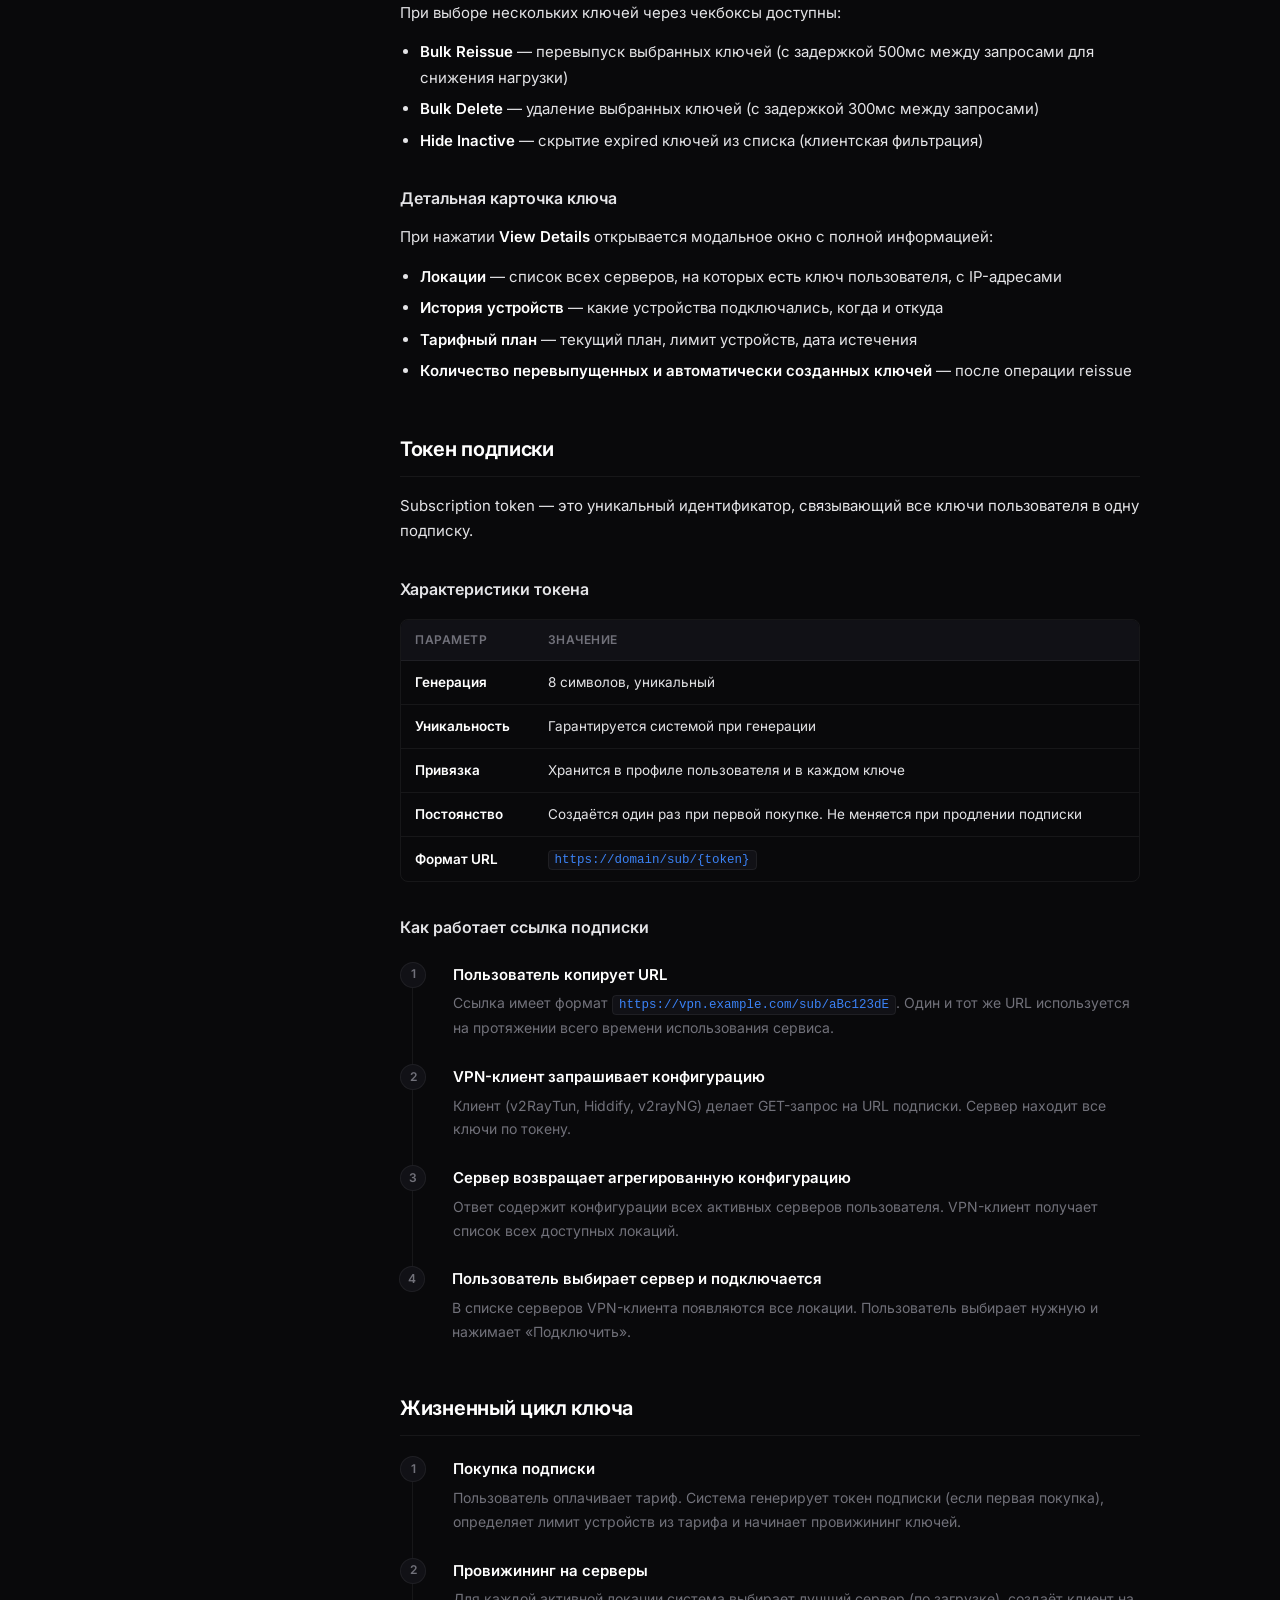
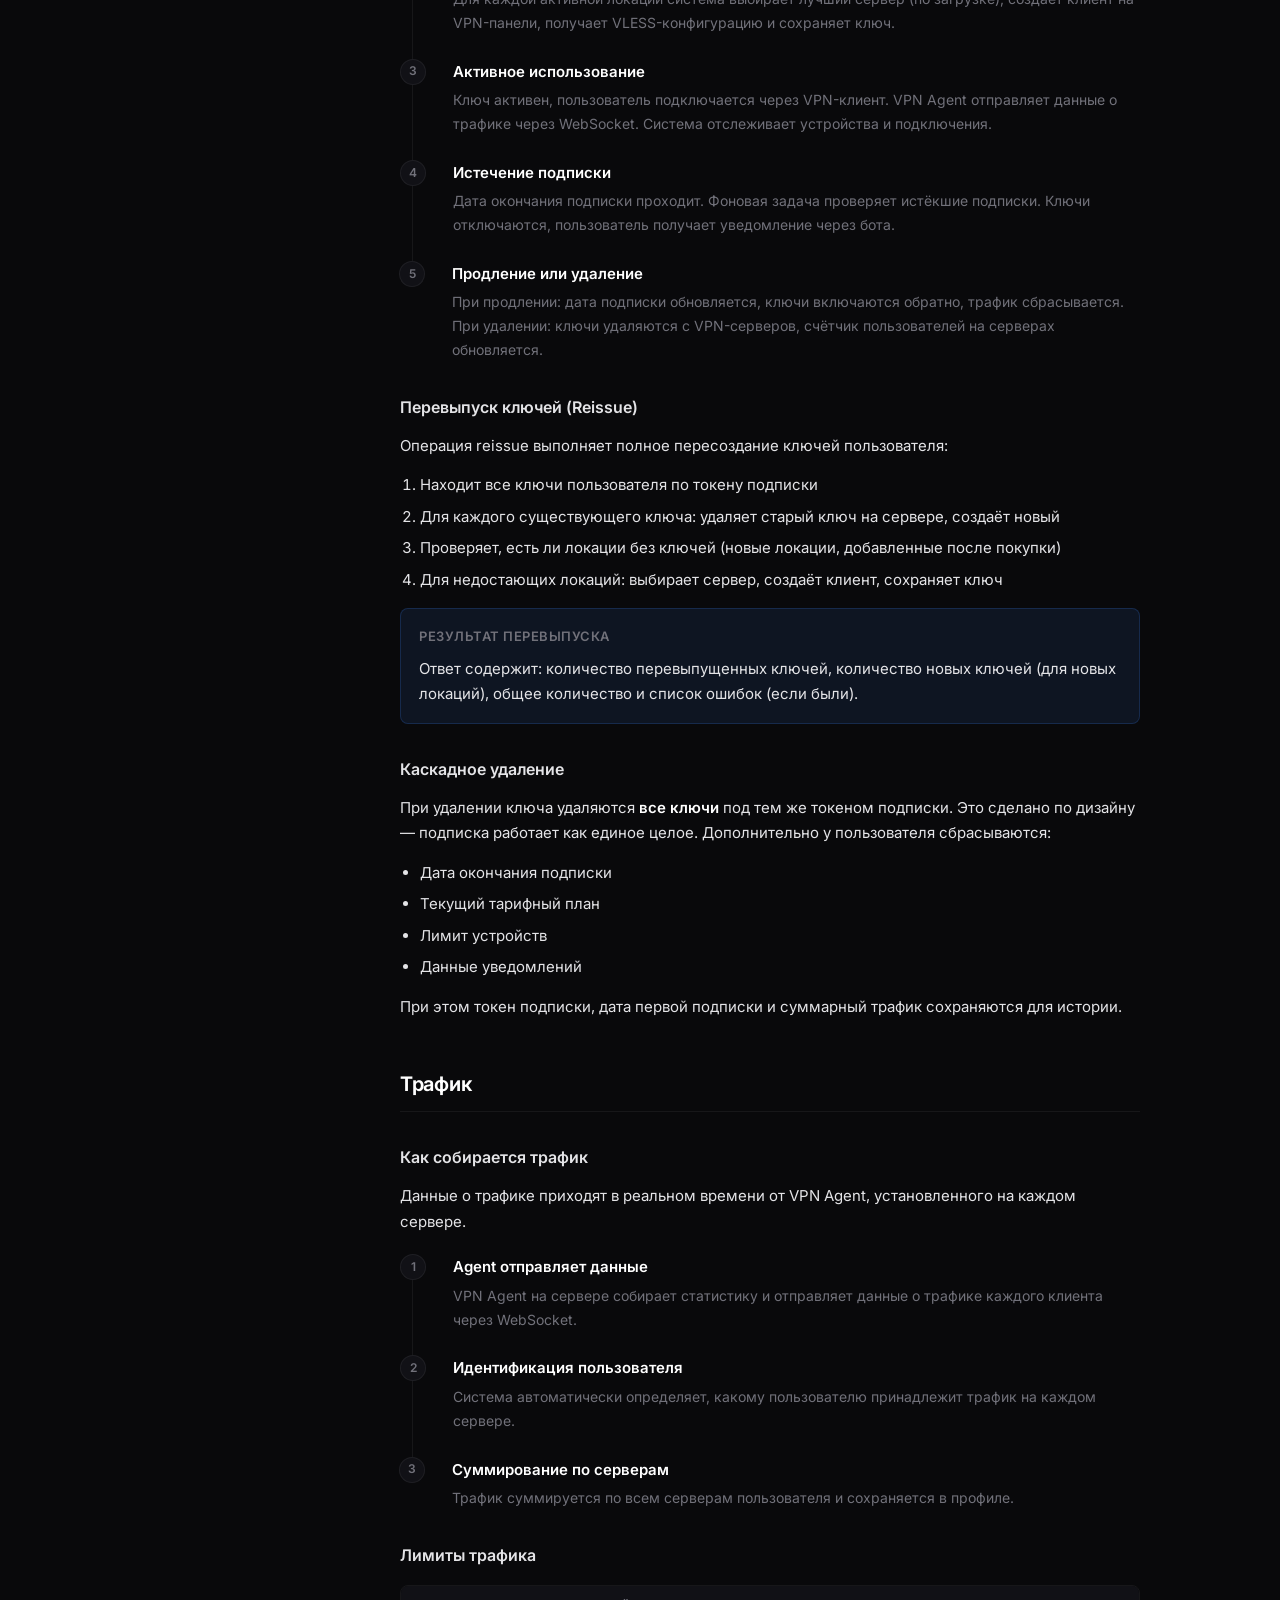
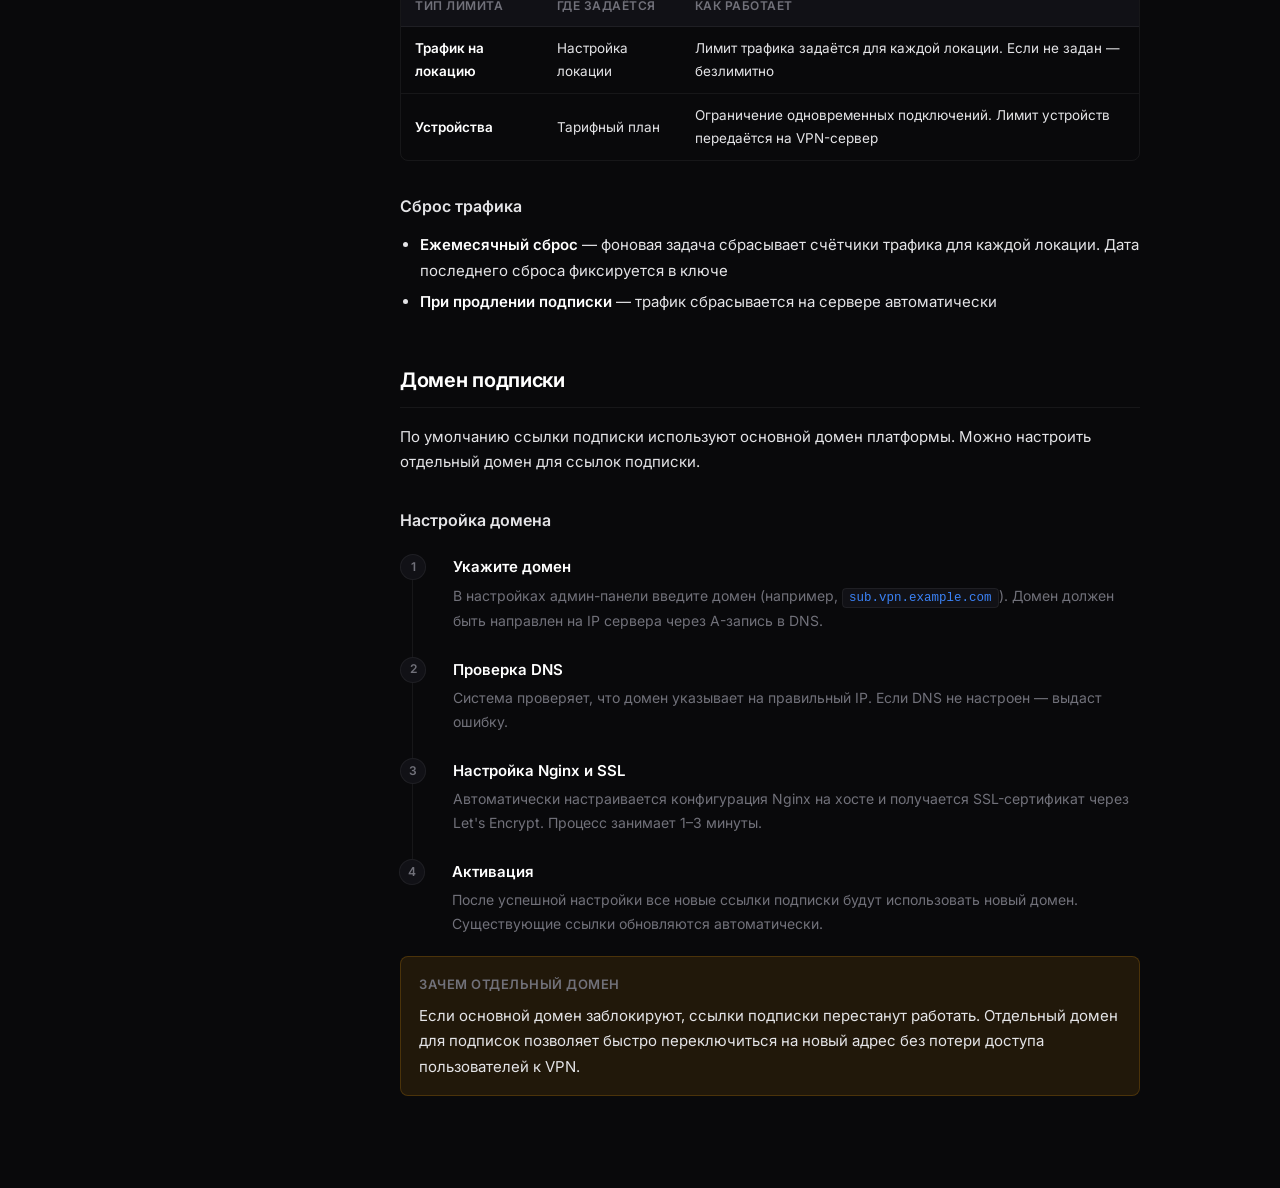
<file: docs/keys.html>
<!DOCTYPE html>
<html lang="ru">
<head>
  <meta charset="UTF-8">
  <meta name="viewport" content="width=device-width, initial-scale=1.0">
  <title>Ключи и подписки — TMAVPN Docs</title>
  <link rel="preconnect" href="https://fonts.googleapis.com">
  <link rel="preconnect" href="https://fonts.gstatic.com" crossorigin>
  <link href="https://fonts.googleapis.com/css2?family=Inter:wght@400;450;500;550;600;650;700&display=swap" rel="stylesheet">
  <link rel="stylesheet" href="css/style.css">
</head>
<body>
<div class="overlay"></div>
<div class="mobile-header">
  <button class="menu-btn" aria-label="Menu">
    <svg width="22" height="22" viewBox="0 0 24 24" fill="none" stroke="currentColor" stroke-width="2"><path d="M3 12h18M3 6h18M3 18h18"/></svg>
  </button>
  <span class="mobile-title">Ключи и подписки</span>
</div>

<div class="layout">
  <aside class="sidebar">
    <div class="sidebar-header">
      <div class="sidebar-logo">TMAVPN <span>docs</span></div>
    </div>
    <nav class="sidebar-nav">
      <div class="nav-section">
        <div class="nav-section-title">Обзор</div>
        <a href="index.html" class="nav-link">О платформе</a>
      </div>
      <div class="nav-section">
        <div class="nav-section-title">Клиентская часть</div>
        <a href="miniapp.html" class="nav-link">Mini App</a>
        <a href="bot.html" class="nav-link">Telegram бот</a>
      </div>
      <div class="nav-section">
        <div class="nav-section-title">Админ-панель</div>
        <a href="users.html" class="nav-link">Пользователи</a>
        <a href="locations.html" class="nav-link">Локации и серверы</a>
        <a href="keys.html" class="nav-link active">Ключи и подписки</a>
        <a href="keys.html#table" class="nav-link nav-link-sub">Таблица ключей</a>
        <a href="keys.html#statuses" class="nav-link nav-link-sub">Статусы</a>
        <a href="keys.html#actions" class="nav-link nav-link-sub">Действия</a>
        <a href="keys.html#subscription-token" class="nav-link nav-link-sub">Токен подписки</a>
        <a href="keys.html#lifecycle" class="nav-link nav-link-sub">Жизненный цикл</a>
        <a href="keys.html#traffic" class="nav-link nav-link-sub">Трафик</a>
        <a href="keys.html#subscription-domain" class="nav-link nav-link-sub">Домен подписки</a>
      </div>
    </nav>
  </aside>

  <main class="main">
    <div class="content">
      <h1 class="page-title">Ключи и подписки</h1>
      <p class="page-desc">VPN-ключи создаются автоматически при покупке подписки. Один пользователь получает отдельный ключ на каждую локацию, объединённый единым токеном подписки.</p>

      <h2 id="concept">Как устроены ключи</h2>
      <p>Каждый ключ — это конфигурация VPN (VLESS + Reality), созданная на конкретном сервере. При покупке подписки система создаёт ключи на всех доступных локациях и объединяет их одним <strong>токеном подписки</strong>.</p>

      <div class="feature-grid">
        <div class="feature-card">
          <div class="feature-card-title">Один токен — все локации</div>
          <div class="feature-card-desc">Пользователь получает одну ссылку подписки, которая содержит конфигурации всех серверов. Токен генерируется один раз и не меняется.</div>
        </div>
        <div class="feature-card">
          <div class="feature-card-title">Автоматический провижининг</div>
          <div class="feature-card-desc">При добавлении новой локации ключи автоматически создаются для всех активных подписчиков. При перевыпуске — для недостающих локаций.</div>
        </div>
        <div class="feature-card">
          <div class="feature-card-title">Лимит устройств</div>
          <div class="feature-card-desc">Ограничение одновременных подключений определяется тарифом пользователя. Лимит устройств передаётся на VPN-сервер автоматически.</div>
        </div>
        <div class="feature-card">
          <div class="feature-card-title">Отслеживание трафика</div>
          <div class="feature-card-desc">VPN Agent на каждом сервере передаёт данные о трафике через WebSocket в реальном времени. Суммарный трафик хранится в профиле пользователя.</div>
        </div>
      </div>

      <h3>Связи между сущностями</h3>
      <div class="table-wrap">
        <table>
          <thead>
            <tr><th>Связь</th><th>Тип</th><th>Описание</th></tr>
          </thead>
          <tbody>
            <tr><td><strong>Пользователь → Ключи</strong></td><td>1:N</td><td>У пользователя может быть несколько ключей (по одному на каждую локацию)</td></tr>
            <tr><td><strong>Ключ → Сервер</strong></td><td>N:1</td><td>Каждый ключ создан на конкретном сервере</td></tr>
            <tr><td><strong>Сервер → Локация</strong></td><td>N:1</td><td>Сервер принадлежит локации (стране)</td></tr>
            <tr><td><strong>Токен подписки</strong></td><td>Группировка</td><td>Все ключи одного пользователя объединены одним токеном</td></tr>
          </tbody>
        </table>
      </div>

      <div class="info-block">
        <div class="info-block-title">Пример</div>
        <p>Пользователь с тарифом «1 год» и 3 локациями (Германия, Нидерланды, США) получит 3 ключа с одним токеном подписки. Все три ключа доступны по одной ссылке подписки.</p>
      </div>

      <h2 id="table">Таблица ключей</h2>
      <p>В разделе <strong>Keys</strong> админ-панели отображается полный список VPN-ключей с информацией о каждом.</p>

      <h3>Колонки таблицы</h3>
      <div class="table-wrap">
        <table>
          <thead>
            <tr><th>Колонка</th><th>Описание</th></tr>
          </thead>
          <tbody>
            <tr><td><strong>ID</strong></td><td>Уникальный идентификатор ключа</td></tr>
            <tr><td><strong>User</strong></td><td>Имя пользователя (username или полное имя из Telegram)</td></tr>
            <tr><td><strong>Server</strong></td><td>IP-адрес сервера, на котором создан ключ</td></tr>
            <tr><td><strong>Locations</strong></td><td>Количество локаций, на которых есть ключи у этого пользователя</td></tr>
            <tr><td><strong>Status</strong></td><td><span class="badge badge-green">active</span> или <span class="badge badge-red">expired</span></td></tr>
            <tr><td><strong>Created</strong></td><td>Дата и время создания ключа</td></tr>
            <tr><td><strong>Expires</strong></td><td>Дата и время истечения подписки</td></tr>
            <tr><td><strong>Days</strong></td><td>Оставшиеся дни до истечения подписки</td></tr>
            <tr><td><strong>Plan</strong></td><td>Тарифный план пользователя</td></tr>
            <tr><td><strong>Traffic</strong></td><td>Суммарный трафик пользователя (в ГБ)</td></tr>
            <tr><td><strong>Bot Score</strong></td><td>Оценка вероятности того, что пользователь — бот (0–100)</td></tr>
          </tbody>
        </table>
      </div>

      <h3>Фильтры и поиск</h3>
      <ul>
        <li><strong>Глобальный поиск</strong> — по имени пользователя, ID, токену подписки</li>
        <li><strong>Локация</strong> — фильтр по конкретной локации (выпадающий список)</li>
        <li><strong>Статус</strong> — active или expired</li>
        <li><strong>Bot Score</strong> — показать пользователей с высоким риском (боты)</li>
      </ul>
      <p>Сортировка доступна по колонкам: ID, дата создания, дата истечения, пользователь.</p>

      <h2 id="statuses">Статусы ключей</h2>
      <p>Статус ключа определяется двумя факторами: включён ли ключ и не истекла ли подписка пользователя.</p>

      <div class="table-wrap">
        <table>
          <thead>
            <tr><th>Статус</th><th>Условие</th><th>Описание</th></tr>
          </thead>
          <tbody>
            <tr>
              <td><span class="badge badge-green">Active</span></td>
              <td>Ключ включён И подписка не истекла</td>
              <td>Ключ работает, пользователь может подключаться к VPN</td>
            </tr>
            <tr>
              <td><span class="badge badge-red">Expired</span></td>
              <td>Подписка истекла ИЛИ ключ отключён</td>
              <td>Подписка истекла или ключ отключён вручную</td>
            </tr>
          </tbody>
        </table>
      </div>

      <div class="info-block accent">
        <div class="info-block-title">Важно</div>
        <p>Ключ считается активным только если оба условия выполнены: ключ включён и дата подписки ещё не истекла. Если хотя бы одно из условий не выполнено — ключ отображается как expired.</p>
      </div>

      <h2 id="actions">Действия с ключами</h2>

      <h3>Действия в контекстном меню</h3>
      <p>Для каждого ключа в таблице доступно выпадающее меню с действиями:</p>

      <div class="table-wrap">
        <table>
          <thead>
            <tr><th>Действие</th><th>Что делает</th><th>Когда использовать</th></tr>
          </thead>
          <tbody>
            <tr>
              <td><strong>View Details</strong></td>
              <td>Открывает детальную карточку ключа: все локации, история устройств, тариф</td>
              <td>Для диагностики проблем с подключением пользователя</td>
            </tr>
            <tr>
              <td><strong>Reissue Key</strong></td>
              <td>Удаляет старый ключ на сервере, создаёт новый. Автоматически создаёт ключи для недостающих локаций</td>
              <td>Если ключ не работает, если добавлены новые локации, если нужна новая конфигурация</td>
            </tr>
            <tr>
              <td><strong>Extend Subscription</strong></td>
              <td>Добавляет дни к дате истечения подписки (по умолчанию +7 дней)</td>
              <td>Компенсация за проблемы, подарок пользователю</td>
            </tr>
            <tr>
              <td><strong>Delete</strong></td>
              <td>Удаляет ключ и с VPN-сервера. Удаляются все ключи под одним токеном подписки</td>
              <td>Полная отмена подписки, удаление тестовых ключей</td>
            </tr>
          </tbody>
        </table>
      </div>

      <h3>Массовые действия</h3>
      <p>При выборе нескольких ключей через чекбоксы доступны:</p>
      <ul>
        <li><strong>Bulk Reissue</strong> — перевыпуск выбранных ключей (с задержкой 500мс между запросами для снижения нагрузки)</li>
        <li><strong>Bulk Delete</strong> — удаление выбранных ключей (с задержкой 300мс между запросами)</li>
        <li><strong>Hide Inactive</strong> — скрытие expired ключей из списка (клиентская фильтрация)</li>
      </ul>

      <h3>Детальная карточка ключа</h3>
      <p>При нажатии <strong>View Details</strong> открывается модальное окно с полной информацией:</p>
      <ul>
        <li><strong>Локации</strong> — список всех серверов, на которых есть ключ пользователя, с IP-адресами</li>
        <li><strong>История устройств</strong> — какие устройства подключались, когда и откуда</li>
        <li><strong>Тарифный план</strong> — текущий план, лимит устройств, дата истечения</li>
        <li><strong>Количество перевыпущенных и автоматически созданных ключей</strong> — после операции reissue</li>
      </ul>

      <h2 id="subscription-token">Токен подписки</h2>
      <p>Subscription token — это уникальный идентификатор, связывающий все ключи пользователя в одну подписку.</p>

      <h3>Характеристики токена</h3>
      <div class="table-wrap">
        <table>
          <thead>
            <tr><th>Параметр</th><th>Значение</th></tr>
          </thead>
          <tbody>
            <tr><td><strong>Генерация</strong></td><td>8 символов, уникальный</td></tr>
            <tr><td><strong>Уникальность</strong></td><td>Гарантируется системой при генерации</td></tr>
            <tr><td><strong>Привязка</strong></td><td>Хранится в профиле пользователя и в каждом ключе</td></tr>
            <tr><td><strong>Постоянство</strong></td><td>Создаётся один раз при первой покупке. Не меняется при продлении подписки</td></tr>
            <tr><td><strong>Формат URL</strong></td><td><code>https://domain/sub/{token}</code></td></tr>
          </tbody>
        </table>
      </div>

      <h3>Как работает ссылка подписки</h3>
      <div class="steps">
        <div class="step">
          <div class="step-title">Пользователь копирует URL</div>
          <div class="step-desc">Ссылка имеет формат <code>https://vpn.example.com/sub/aBc123dE</code>. Один и тот же URL используется на протяжении всего времени использования сервиса.</div>
        </div>
        <div class="step">
          <div class="step-title">VPN-клиент запрашивает конфигурацию</div>
          <div class="step-desc">Клиент (v2RayTun, Hiddify, v2rayNG) делает GET-запрос на URL подписки. Сервер находит все ключи по токену.</div>
        </div>
        <div class="step">
          <div class="step-title">Сервер возвращает агрегированную конфигурацию</div>
          <div class="step-desc">Ответ содержит конфигурации всех активных серверов пользователя. VPN-клиент получает список всех доступных локаций.</div>
        </div>
        <div class="step">
          <div class="step-title">Пользователь выбирает сервер и подключается</div>
          <div class="step-desc">В списке серверов VPN-клиента появляются все локации. Пользователь выбирает нужную и нажимает «Подключить».</div>
        </div>
      </div>

      <h2 id="lifecycle">Жизненный цикл ключа</h2>

      <div class="steps">
        <div class="step">
          <div class="step-title">Покупка подписки</div>
          <div class="step-desc">Пользователь оплачивает тариф. Система генерирует токен подписки (если первая покупка), определяет лимит устройств из тарифа и начинает провижининг ключей.</div>
        </div>
        <div class="step">
          <div class="step-title">Провижининг на серверы</div>
          <div class="step-desc">Для каждой активной локации система выбирает лучший сервер (по загрузке), создаёт клиент на VPN-панели, получает VLESS-конфигурацию и сохраняет ключ.</div>
        </div>
        <div class="step">
          <div class="step-title">Активное использование</div>
          <div class="step-desc">Ключ активен, пользователь подключается через VPN-клиент. VPN Agent отправляет данные о трафике через WebSocket. Система отслеживает устройства и подключения.</div>
        </div>
        <div class="step">
          <div class="step-title">Истечение подписки</div>
          <div class="step-desc">Дата окончания подписки проходит. Фоновая задача проверяет истёкшие подписки. Ключи отключаются, пользователь получает уведомление через бота.</div>
        </div>
        <div class="step">
          <div class="step-title">Продление или удаление</div>
          <div class="step-desc">При продлении: дата подписки обновляется, ключи включаются обратно, трафик сбрасывается. При удалении: ключи удаляются с VPN-серверов, счётчик пользователей на серверах обновляется.</div>
        </div>
      </div>

      <h3>Перевыпуск ключей (Reissue)</h3>
      <p>Операция reissue выполняет полное пересоздание ключей пользователя:</p>
      <ol>
        <li>Находит все ключи пользователя по токену подписки</li>
        <li>Для каждого существующего ключа: удаляет старый ключ на сервере, создаёт новый</li>
        <li>Проверяет, есть ли локации без ключей (новые локации, добавленные после покупки)</li>
        <li>Для недостающих локаций: выбирает сервер, создаёт клиент, сохраняет ключ</li>
      </ol>

      <div class="info-block accent">
        <div class="info-block-title">Результат перевыпуска</div>
        <p>Ответ содержит: количество перевыпущенных ключей, количество новых ключей (для новых локаций), общее количество и список ошибок (если были).</p>
      </div>

      <h3>Каскадное удаление</h3>
      <p>При удалении ключа удаляются <strong>все ключи</strong> под тем же токеном подписки. Это сделано по дизайну — подписка работает как единое целое. Дополнительно у пользователя сбрасываются:</p>
      <ul>
        <li>Дата окончания подписки</li>
        <li>Текущий тарифный план</li>
        <li>Лимит устройств</li>
        <li>Данные уведомлений</li>
      </ul>
      <p>При этом токен подписки, дата первой подписки и суммарный трафик сохраняются для истории.</p>

      <h2 id="traffic">Трафик</h2>

      <h3>Как собирается трафик</h3>
      <p>Данные о трафике приходят в реальном времени от VPN Agent, установленного на каждом сервере.</p>

      <div class="steps">
        <div class="step">
          <div class="step-title">Agent отправляет данные</div>
          <div class="step-desc">VPN Agent на сервере собирает статистику и отправляет данные о трафике каждого клиента через WebSocket.</div>
        </div>
        <div class="step">
          <div class="step-title">Идентификация пользователя</div>
          <div class="step-desc">Система автоматически определяет, какому пользователю принадлежит трафик на каждом сервере.</div>
        </div>
        <div class="step">
          <div class="step-title">Суммирование по серверам</div>
          <div class="step-desc">Трафик суммируется по всем серверам пользователя и сохраняется в профиле.</div>
        </div>
      </div>

      <h3>Лимиты трафика</h3>
      <div class="table-wrap">
        <table>
          <thead>
            <tr><th>Тип лимита</th><th>Где задаётся</th><th>Как работает</th></tr>
          </thead>
          <tbody>
            <tr>
              <td><strong>Трафик на локацию</strong></td>
              <td>Настройка локации</td>
              <td>Лимит трафика задаётся для каждой локации. Если не задан — безлимитно</td>
            </tr>
            <tr>
              <td><strong>Устройства</strong></td>
              <td>Тарифный план</td>
              <td>Ограничение одновременных подключений. Лимит устройств передаётся на VPN-сервер</td>
            </tr>
          </tbody>
        </table>
      </div>

      <h3>Сброс трафика</h3>
      <ul>
        <li><strong>Ежемесячный сброс</strong> — фоновая задача сбрасывает счётчики трафика для каждой локации. Дата последнего сброса фиксируется в ключе</li>
        <li><strong>При продлении подписки</strong> — трафик сбрасывается на сервере автоматически</li>
      </ul>

      <h2 id="subscription-domain">Домен подписки</h2>
      <p>По умолчанию ссылки подписки используют основной домен платформы. Можно настроить отдельный домен для ссылок подписки.</p>

      <h3>Настройка домена</h3>
      <div class="steps">
        <div class="step">
          <div class="step-title">Укажите домен</div>
          <div class="step-desc">В настройках админ-панели введите домен (например, <code>sub.vpn.example.com</code>). Домен должен быть направлен на IP сервера через A-запись в DNS.</div>
        </div>
        <div class="step">
          <div class="step-title">Проверка DNS</div>
          <div class="step-desc">Система проверяет, что домен указывает на правильный IP. Если DNS не настроен — выдаст ошибку.</div>
        </div>
        <div class="step">
          <div class="step-title">Настройка Nginx и SSL</div>
          <div class="step-desc">Автоматически настраивается конфигурация Nginx на хосте и получается SSL-сертификат через Let's Encrypt. Процесс занимает 1–3 минуты.</div>
        </div>
        <div class="step">
          <div class="step-title">Активация</div>
          <div class="step-desc">После успешной настройки все новые ссылки подписки будут использовать новый домен. Существующие ссылки обновляются автоматически.</div>
        </div>
      </div>

      <div class="info-block warning">
        <div class="info-block-title">Зачем отдельный домен</div>
        <p>Если основной домен заблокируют, ссылки подписки перестанут работать. Отдельный домен для подписок позволяет быстро переключиться на новый адрес без потери доступа пользователей к VPN.</p>
      </div>

    </div>
  </main>
</div>

<script src="js/main.js"></script>
</body>
</html>
</file>
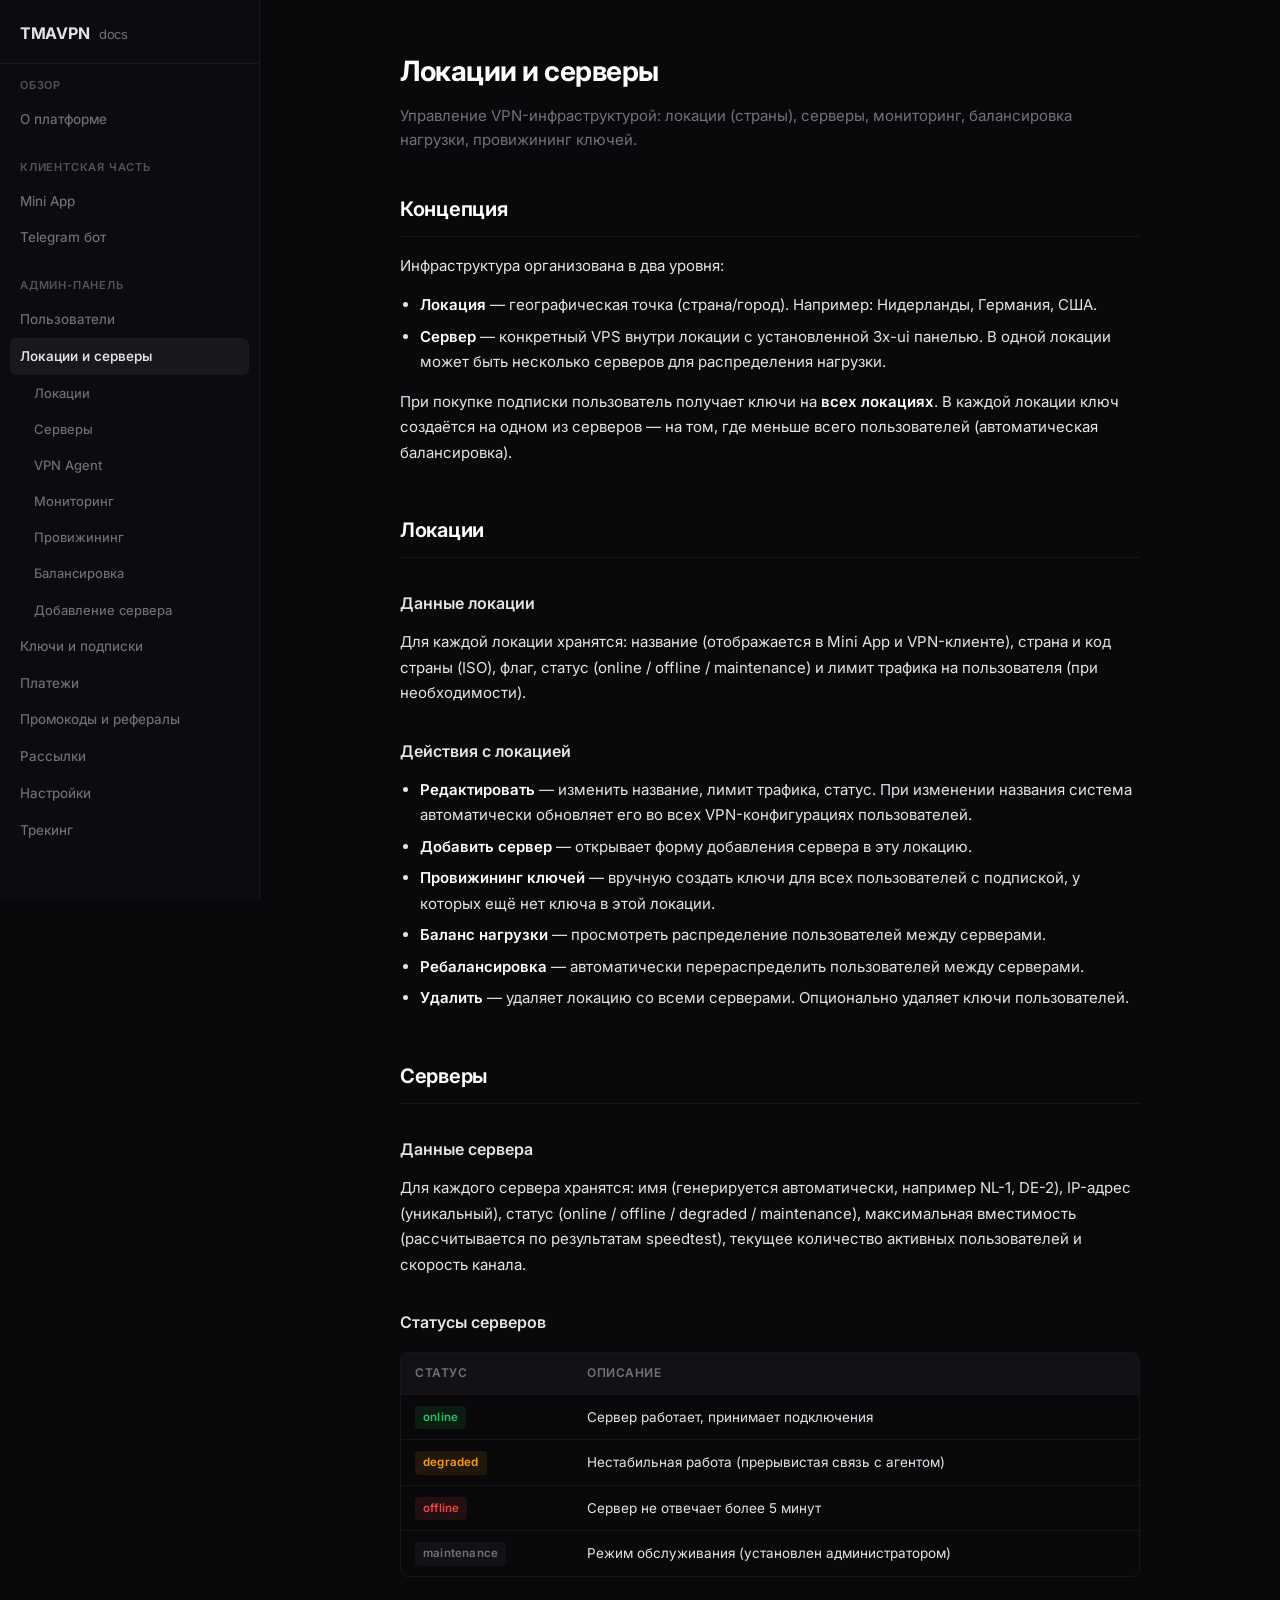
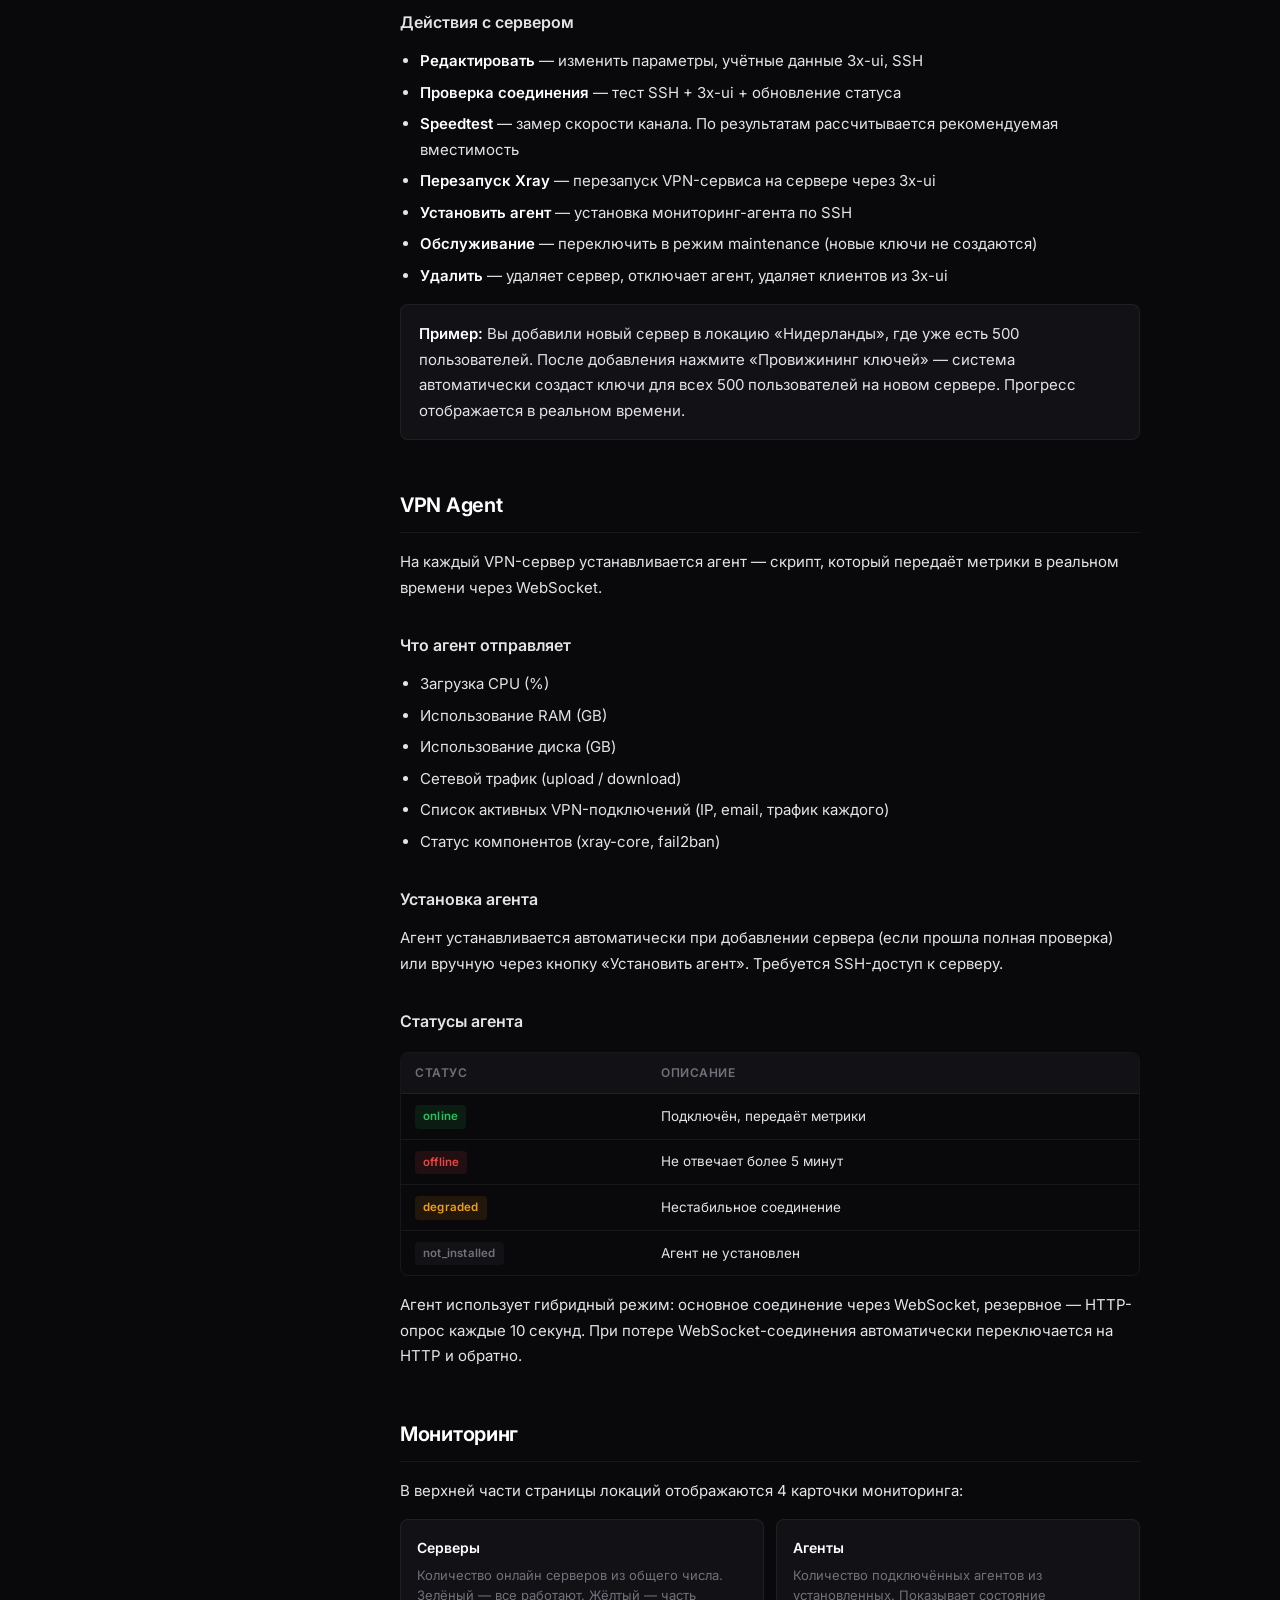
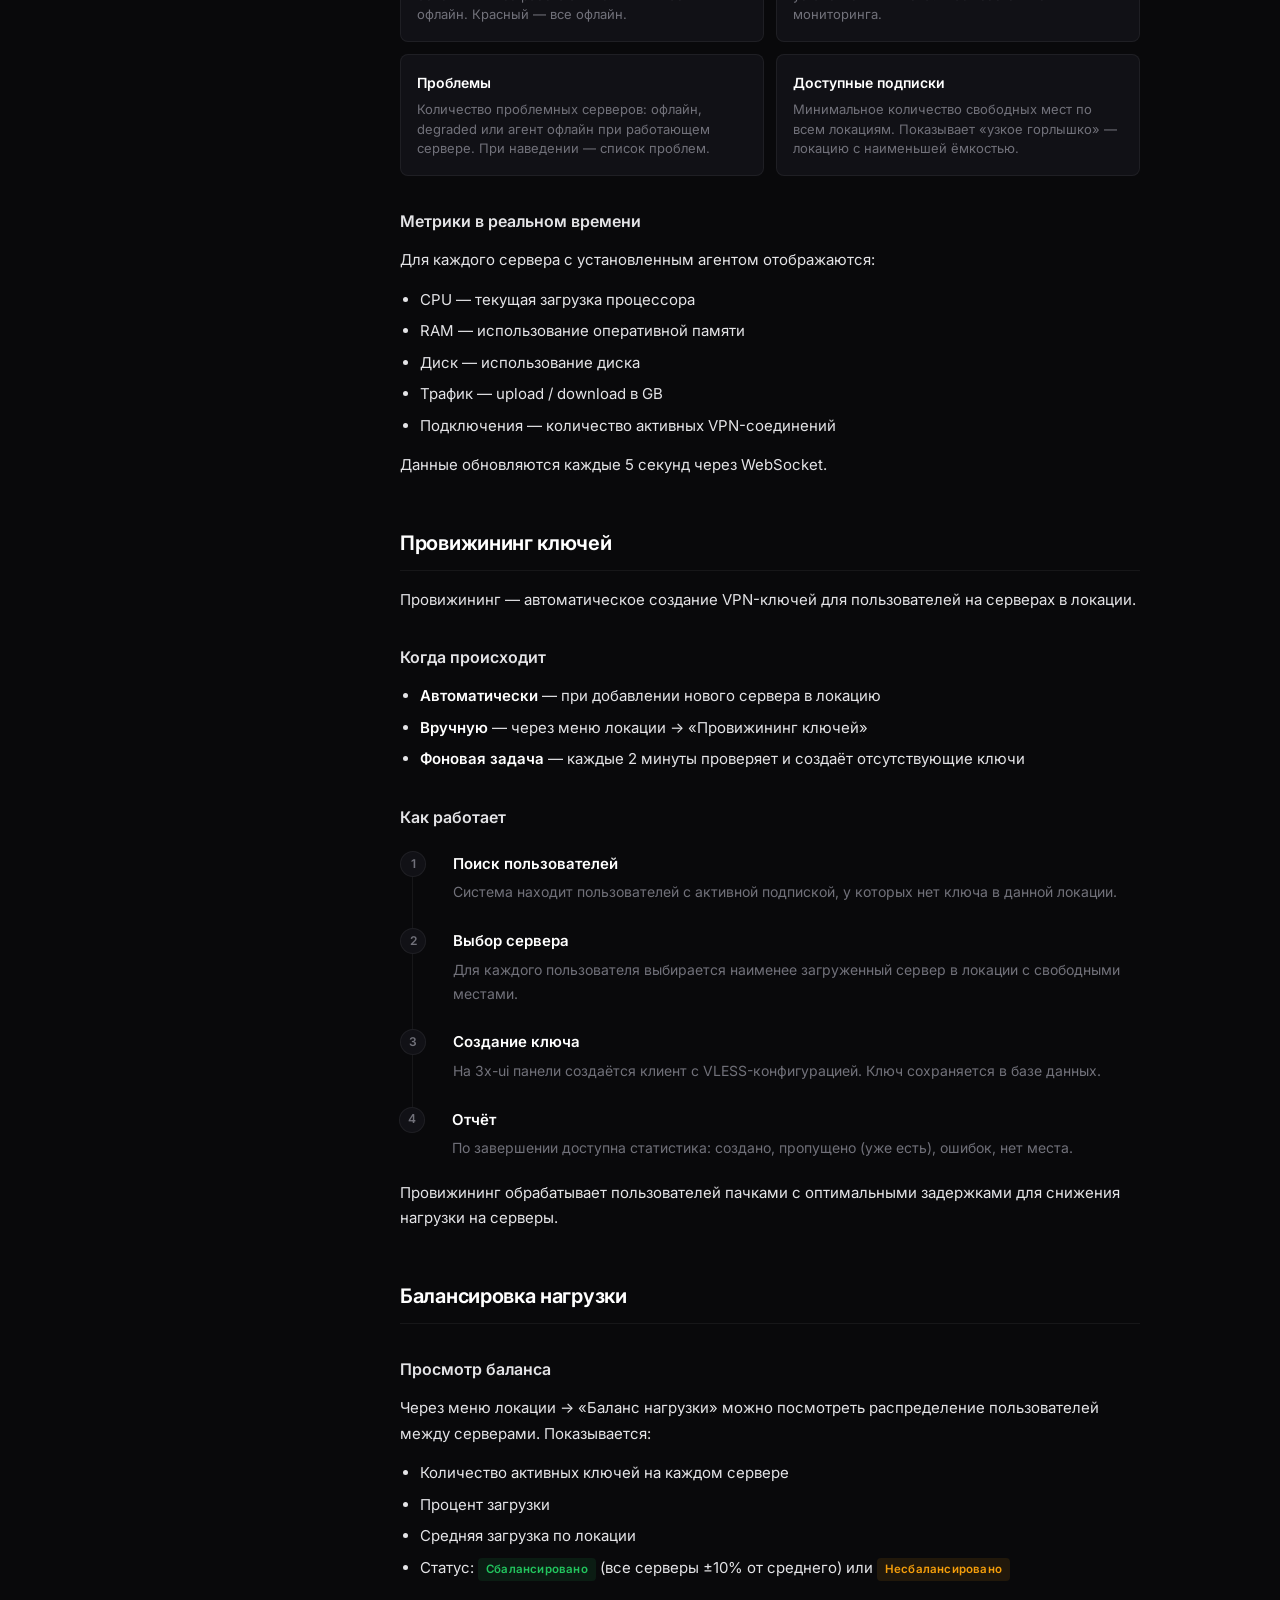
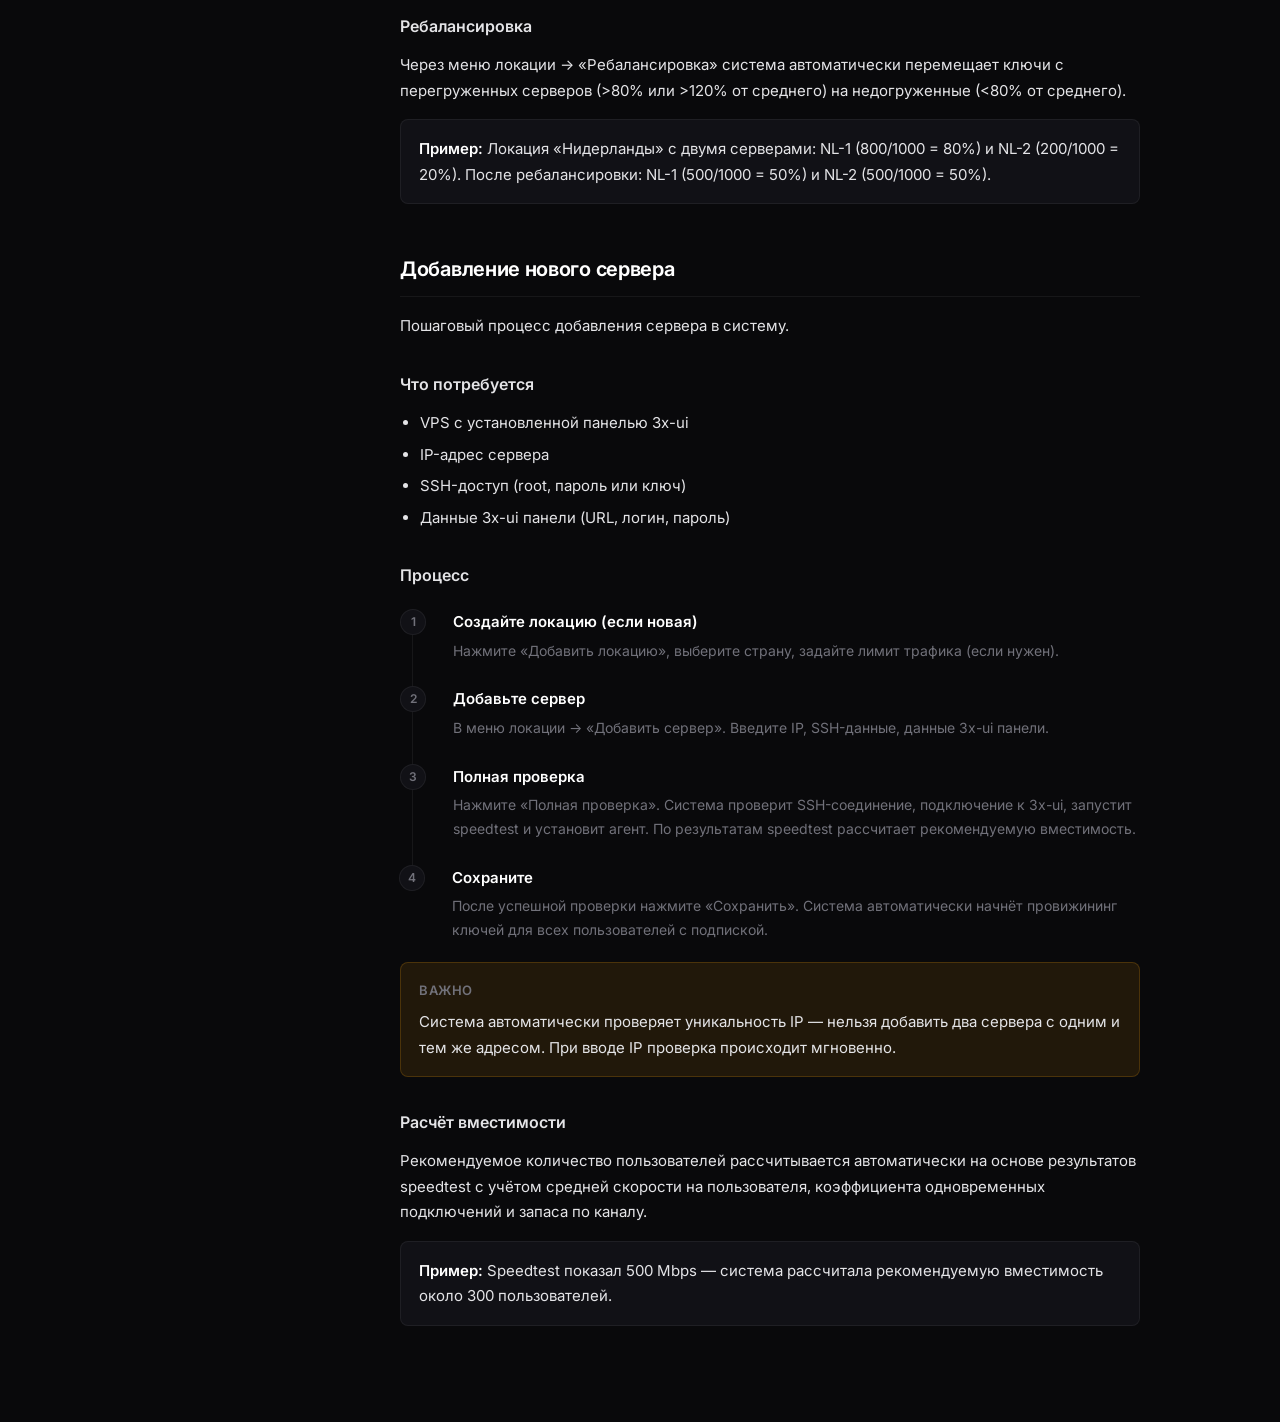
<file: docs/locations.html>
<!DOCTYPE html>
<html lang="ru">
<head>
  <meta charset="UTF-8">
  <meta name="viewport" content="width=device-width, initial-scale=1.0">
  <title>Локации и серверы — TMAVPN Docs</title>
  <link rel="preconnect" href="https://fonts.googleapis.com">
  <link rel="preconnect" href="https://fonts.gstatic.com" crossorigin>
  <link href="https://fonts.googleapis.com/css2?family=Inter:wght@400;450;500;550;600;650;700&display=swap" rel="stylesheet">
  <link rel="stylesheet" href="css/style.css">
</head>
<body>
<div class="overlay"></div>
<div class="mobile-header">
  <button class="menu-btn" aria-label="Menu">
    <svg width="22" height="22" viewBox="0 0 24 24" fill="none" stroke="currentColor" stroke-width="2"><path d="M3 12h18M3 6h18M3 18h18"/></svg>
  </button>
  <span class="mobile-title">Локации и серверы</span>
</div>

<div class="layout">
  <aside class="sidebar">
    <div class="sidebar-header">
      <div class="sidebar-logo">TMAVPN <span>docs</span></div>
    </div>
    <nav class="sidebar-nav">
      <div class="nav-section">
        <div class="nav-section-title">Обзор</div>
        <a href="index.html" class="nav-link">О платформе</a>
      </div>
      <div class="nav-section">
        <div class="nav-section-title">Клиентская часть</div>
        <a href="miniapp.html" class="nav-link">Mini App</a>
        <a href="bot.html" class="nav-link">Telegram бот</a>
      </div>
      <div class="nav-section">
        <div class="nav-section-title">Админ-панель</div>
        <a href="users.html" class="nav-link">Пользователи</a>
        <a href="locations.html" class="nav-link active">Локации и серверы</a>
        <a href="locations.html#locations" class="nav-link nav-link-sub">Локации</a>
        <a href="locations.html#servers" class="nav-link nav-link-sub">Серверы</a>
        <a href="locations.html#agent" class="nav-link nav-link-sub">VPN Agent</a>
        <a href="locations.html#monitoring" class="nav-link nav-link-sub">Мониторинг</a>
        <a href="locations.html#provisioning" class="nav-link nav-link-sub">Провижининг</a>
        <a href="locations.html#balancing" class="nav-link nav-link-sub">Балансировка</a>
        <a href="locations.html#add-server" class="nav-link nav-link-sub">Добавление сервера</a>
        <a href="keys.html" class="nav-link">Ключи и подписки</a>
        <a href="payments.html" class="nav-link">Платежи</a>
        <a href="promocodes.html" class="nav-link">Промокоды и рефералы</a>
        <a href="broadcasts.html" class="nav-link">Рассылки</a>
        <a href="settings.html" class="nav-link">Настройки</a>
        <a href="tracking.html" class="nav-link">Трекинг</a>
      </div>
    </nav>
  </aside>

  <main class="main">
    <div class="content">
      <h1 class="page-title">Локации и серверы</h1>
      <p class="page-desc">Управление VPN-инфраструктурой: локации (страны), серверы, мониторинг, балансировка нагрузки, провижининг ключей.</p>

      <h2 id="concept">Концепция</h2>
      <p>Инфраструктура организована в два уровня:</p>
      <ul>
        <li><strong>Локация</strong> — географическая точка (страна/город). Например: Нидерланды, Германия, США.</li>
        <li><strong>Сервер</strong> — конкретный VPS внутри локации с установленной 3x-ui панелью. В одной локации может быть несколько серверов для распределения нагрузки.</li>
      </ul>
      <p>При покупке подписки пользователь получает ключи на <strong>всех локациях</strong>. В каждой локации ключ создаётся на одном из серверов — на том, где меньше всего пользователей (автоматическая балансировка).</p>

      <h2 id="locations">Локации</h2>

      <h3>Данные локации</h3>
      <p>Для каждой локации хранятся: название (отображается в Mini App и VPN-клиенте), страна и код страны (ISO), флаг, статус (online / offline / maintenance) и лимит трафика на пользователя (при необходимости).</p>

      <h3>Действия с локацией</h3>
      <ul>
        <li><strong>Редактировать</strong> — изменить название, лимит трафика, статус. При изменении названия система автоматически обновляет его во всех VPN-конфигурациях пользователей.</li>
        <li><strong>Добавить сервер</strong> — открывает форму добавления сервера в эту локацию.</li>
        <li><strong>Провижининг ключей</strong> — вручную создать ключи для всех пользователей с подпиской, у которых ещё нет ключа в этой локации.</li>
        <li><strong>Баланс нагрузки</strong> — просмотреть распределение пользователей между серверами.</li>
        <li><strong>Ребалансировка</strong> — автоматически перераспределить пользователей между серверами.</li>
        <li><strong>Удалить</strong> — удаляет локацию со всеми серверами. Опционально удаляет ключи пользователей.</li>
      </ul>

      <h2 id="servers">Серверы</h2>

      <h3>Данные сервера</h3>
      <p>Для каждого сервера хранятся: имя (генерируется автоматически, например NL-1, DE-2), IP-адрес (уникальный), статус (online / offline / degraded / maintenance), максимальная вместимость (рассчитывается по результатам speedtest), текущее количество активных пользователей и скорость канала.</p>

      <h3>Статусы серверов</h3>
      <div class="table-wrap">
        <table>
          <thead><tr><th>Статус</th><th>Описание</th></tr></thead>
          <tbody>
            <tr><td><span class="badge badge-green">online</span></td><td>Сервер работает, принимает подключения</td></tr>
            <tr><td><span class="badge badge-orange">degraded</span></td><td>Нестабильная работа (прерывистая связь с агентом)</td></tr>
            <tr><td><span class="badge badge-red">offline</span></td><td>Сервер не отвечает более 5 минут</td></tr>
            <tr><td><span class="badge badge-gray">maintenance</span></td><td>Режим обслуживания (установлен администратором)</td></tr>
          </tbody>
        </table>
      </div>

      <h3>Действия с сервером</h3>
      <ul>
        <li><strong>Редактировать</strong> — изменить параметры, учётные данные 3x-ui, SSH</li>
        <li><strong>Проверка соединения</strong> — тест SSH + 3x-ui + обновление статуса</li>
        <li><strong>Speedtest</strong> — замер скорости канала. По результатам рассчитывается рекомендуемая вместимость</li>
        <li><strong>Перезапуск Xray</strong> — перезапуск VPN-сервиса на сервере через 3x-ui</li>
        <li><strong>Установить агент</strong> — установка мониторинг-агента по SSH</li>
        <li><strong>Обслуживание</strong> — переключить в режим maintenance (новые ключи не создаются)</li>
        <li><strong>Удалить</strong> — удаляет сервер, отключает агент, удаляет клиентов из 3x-ui</li>
      </ul>

      <div class="info-block">
        <p><strong>Пример:</strong> Вы добавили новый сервер в локацию «Нидерланды», где уже есть 500 пользователей. После добавления нажмите «Провижининг ключей» — система автоматически создаст ключи для всех 500 пользователей на новом сервере. Прогресс отображается в реальном времени.</p>
      </div>

      <h2 id="agent">VPN Agent</h2>
      <p>На каждый VPN-сервер устанавливается агент — скрипт, который передаёт метрики в реальном времени через WebSocket.</p>

      <h3>Что агент отправляет</h3>
      <ul>
        <li>Загрузка CPU (%)</li>
        <li>Использование RAM (GB)</li>
        <li>Использование диска (GB)</li>
        <li>Сетевой трафик (upload / download)</li>
        <li>Список активных VPN-подключений (IP, email, трафик каждого)</li>
        <li>Статус компонентов (xray-core, fail2ban)</li>
      </ul>

      <h3>Установка агента</h3>
      <p>Агент устанавливается автоматически при добавлении сервера (если прошла полная проверка) или вручную через кнопку «Установить агент». Требуется SSH-доступ к серверу.</p>

      <h3>Статусы агента</h3>
      <div class="table-wrap">
        <table>
          <thead><tr><th>Статус</th><th>Описание</th></tr></thead>
          <tbody>
            <tr><td><span class="badge badge-green">online</span></td><td>Подключён, передаёт метрики</td></tr>
            <tr><td><span class="badge badge-red">offline</span></td><td>Не отвечает более 5 минут</td></tr>
            <tr><td><span class="badge badge-orange">degraded</span></td><td>Нестабильное соединение</td></tr>
            <tr><td><span class="badge badge-gray">not_installed</span></td><td>Агент не установлен</td></tr>
          </tbody>
        </table>
      </div>

      <p>Агент использует гибридный режим: основное соединение через WebSocket, резервное — HTTP-опрос каждые 10 секунд. При потере WebSocket-соединения автоматически переключается на HTTP и обратно.</p>

      <h2 id="monitoring">Мониторинг</h2>
      <p>В верхней части страницы локаций отображаются 4 карточки мониторинга:</p>

      <div class="feature-grid">
        <div class="feature-card">
          <div class="feature-card-title">Серверы</div>
          <div class="feature-card-desc">Количество онлайн серверов из общего числа. Зелёный — все работают. Жёлтый — часть офлайн. Красный — все офлайн.</div>
        </div>
        <div class="feature-card">
          <div class="feature-card-title">Агенты</div>
          <div class="feature-card-desc">Количество подключённых агентов из установленных. Показывает состояние мониторинга.</div>
        </div>
        <div class="feature-card">
          <div class="feature-card-title">Проблемы</div>
          <div class="feature-card-desc">Количество проблемных серверов: офлайн, degraded или агент офлайн при работающем сервере. При наведении — список проблем.</div>
        </div>
        <div class="feature-card">
          <div class="feature-card-title">Доступные подписки</div>
          <div class="feature-card-desc">Минимальное количество свободных мест по всем локациям. Показывает «узкое горлышко» — локацию с наименьшей ёмкостью.</div>
        </div>
      </div>

      <h3>Метрики в реальном времени</h3>
      <p>Для каждого сервера с установленным агентом отображаются:</p>
      <ul>
        <li>CPU — текущая загрузка процессора</li>
        <li>RAM — использование оперативной памяти</li>
        <li>Диск — использование диска</li>
        <li>Трафик — upload / download в GB</li>
        <li>Подключения — количество активных VPN-соединений</li>
      </ul>
      <p>Данные обновляются каждые 5 секунд через WebSocket.</p>

      <h2 id="provisioning">Провижининг ключей</h2>
      <p>Провижининг — автоматическое создание VPN-ключей для пользователей на серверах в локации.</p>

      <h3>Когда происходит</h3>
      <ul>
        <li><strong>Автоматически</strong> — при добавлении нового сервера в локацию</li>
        <li><strong>Вручную</strong> — через меню локации → «Провижининг ключей»</li>
        <li><strong>Фоновая задача</strong> — каждые 2 минуты проверяет и создаёт отсутствующие ключи</li>
      </ul>

      <h3>Как работает</h3>
      <div class="steps">
        <div class="step">
          <div class="step-title">Поиск пользователей</div>
          <div class="step-desc">Система находит пользователей с активной подпиской, у которых нет ключа в данной локации.</div>
        </div>
        <div class="step">
          <div class="step-title">Выбор сервера</div>
          <div class="step-desc">Для каждого пользователя выбирается наименее загруженный сервер в локации с свободными местами.</div>
        </div>
        <div class="step">
          <div class="step-title">Создание ключа</div>
          <div class="step-desc">На 3x-ui панели создаётся клиент с VLESS-конфигурацией. Ключ сохраняется в базе данных.</div>
        </div>
        <div class="step">
          <div class="step-title">Отчёт</div>
          <div class="step-desc">По завершении доступна статистика: создано, пропущено (уже есть), ошибок, нет места.</div>
        </div>
      </div>

      <p>Провижининг обрабатывает пользователей пачками с оптимальными задержками для снижения нагрузки на серверы.</p>

      <h2 id="balancing">Балансировка нагрузки</h2>

      <h3>Просмотр баланса</h3>
      <p>Через меню локации → «Баланс нагрузки» можно посмотреть распределение пользователей между серверами. Показывается:</p>
      <ul>
        <li>Количество активных ключей на каждом сервере</li>
        <li>Процент загрузки</li>
        <li>Средняя загрузка по локации</li>
        <li>Статус: <span class="badge badge-green">Сбалансировано</span> (все серверы ±10% от среднего) или <span class="badge badge-orange">Несбалансировано</span></li>
      </ul>

      <h3>Ребалансировка</h3>
      <p>Через меню локации → «Ребалансировка» система автоматически перемещает ключи с перегруженных серверов (>80% или >120% от среднего) на недогруженные (<80% от среднего).</p>

      <div class="info-block">
        <p><strong>Пример:</strong> Локация «Нидерланды» с двумя серверами: NL-1 (800/1000 = 80%) и NL-2 (200/1000 = 20%). После ребалансировки: NL-1 (500/1000 = 50%) и NL-2 (500/1000 = 50%).</p>
      </div>

      <h2 id="add-server">Добавление нового сервера</h2>
      <p>Пошаговый процесс добавления сервера в систему.</p>

      <h3>Что потребуется</h3>
      <ul>
        <li>VPS с установленной панелью 3x-ui</li>
        <li>IP-адрес сервера</li>
        <li>SSH-доступ (root, пароль или ключ)</li>
        <li>Данные 3x-ui панели (URL, логин, пароль)</li>
      </ul>

      <h3>Процесс</h3>
      <div class="steps">
        <div class="step">
          <div class="step-title">Создайте локацию (если новая)</div>
          <div class="step-desc">Нажмите «Добавить локацию», выберите страну, задайте лимит трафика (если нужен).</div>
        </div>
        <div class="step">
          <div class="step-title">Добавьте сервер</div>
          <div class="step-desc">В меню локации → «Добавить сервер». Введите IP, SSH-данные, данные 3x-ui панели.</div>
        </div>
        <div class="step">
          <div class="step-title">Полная проверка</div>
          <div class="step-desc">Нажмите «Полная проверка». Система проверит SSH-соединение, подключение к 3x-ui, запустит speedtest и установит агент. По результатам speedtest рассчитает рекомендуемую вместимость.</div>
        </div>
        <div class="step">
          <div class="step-title">Сохраните</div>
          <div class="step-desc">После успешной проверки нажмите «Сохранить». Система автоматически начнёт провижининг ключей для всех пользователей с подпиской.</div>
        </div>
      </div>

      <div class="info-block warning">
        <div class="info-block-title">Важно</div>
        <p>Система автоматически проверяет уникальность IP — нельзя добавить два сервера с одним и тем же адресом. При вводе IP проверка происходит мгновенно.</p>
      </div>

      <h3>Расчёт вместимости</h3>
      <p>Рекомендуемое количество пользователей рассчитывается автоматически на основе результатов speedtest с учётом средней скорости на пользователя, коэффициента одновременных подключений и запаса по каналу.</p>

      <div class="info-block">
        <p><strong>Пример:</strong> Speedtest показал 500 Mbps — система рассчитала рекомендуемую вместимость около 300 пользователей.</p>
      </div>

    </div>
  </main>
</div>

<script src="js/main.js"></script>
</body>
</html>
</file>
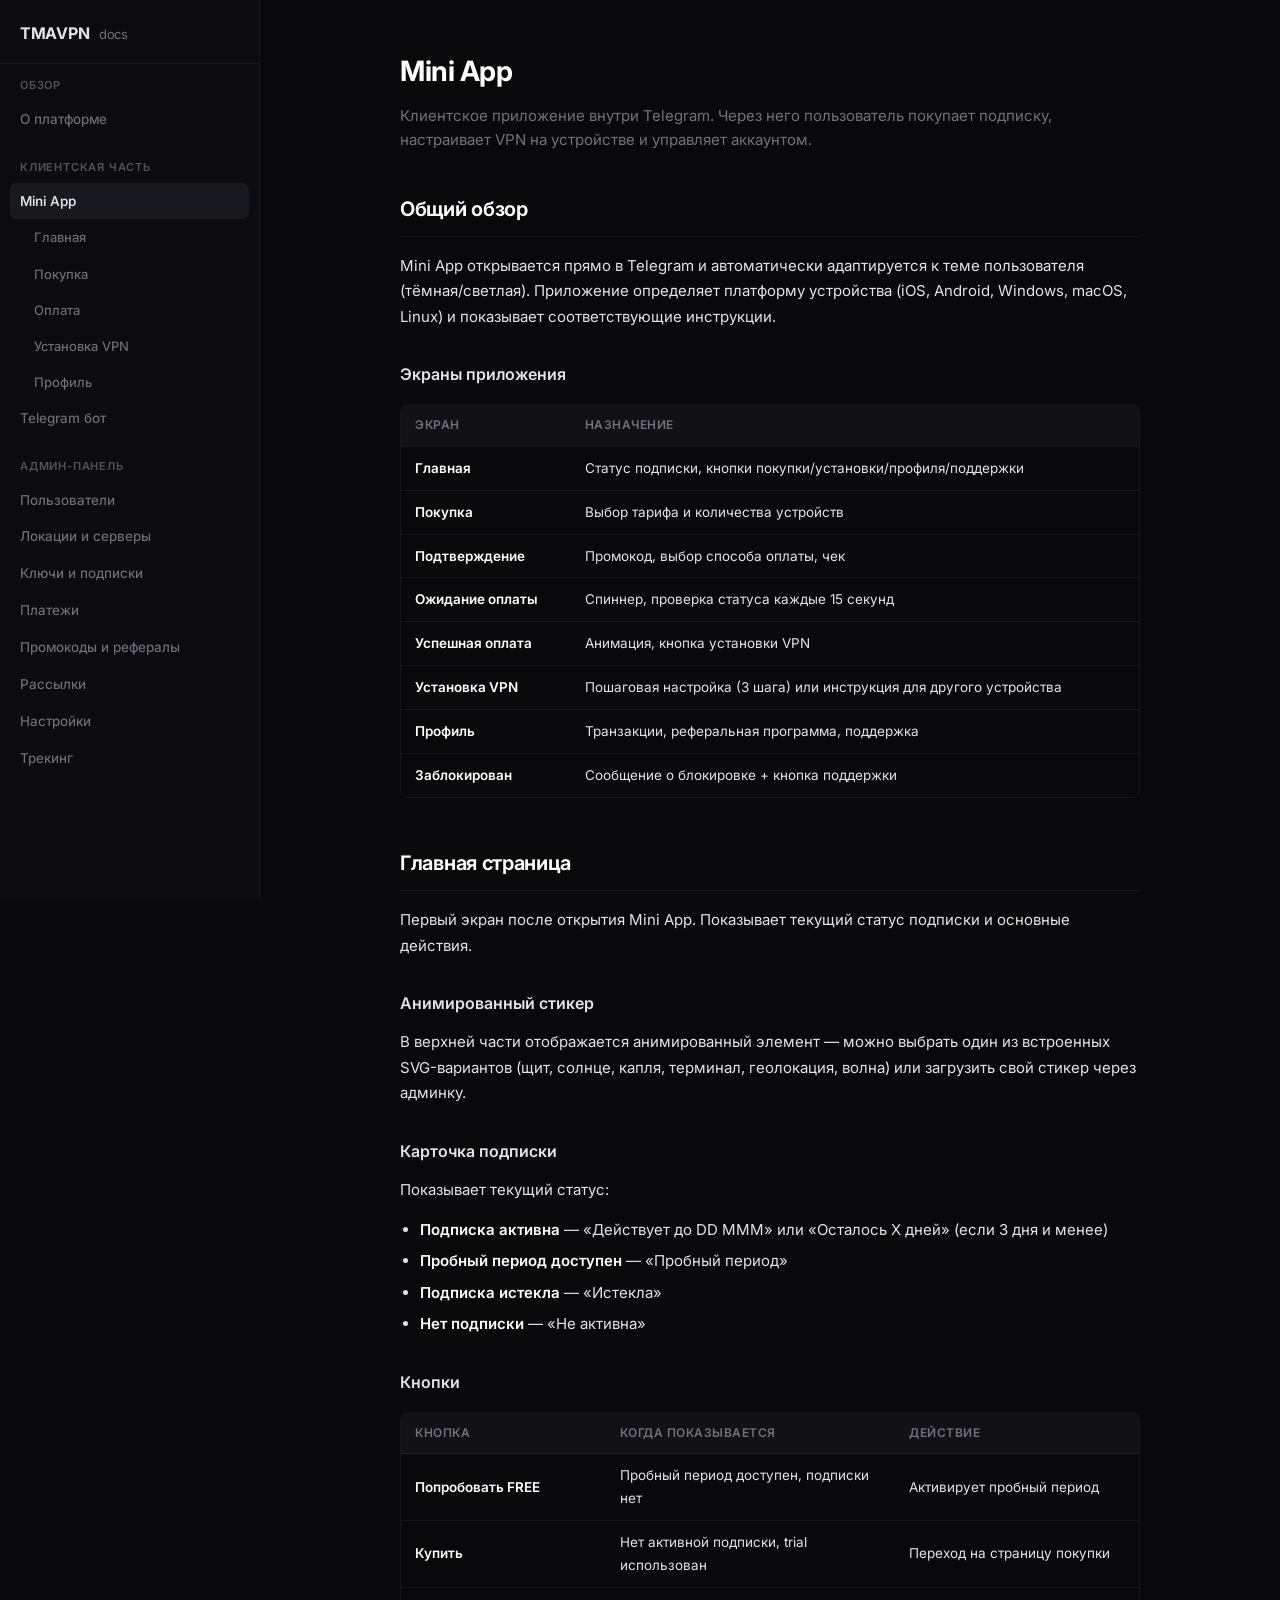
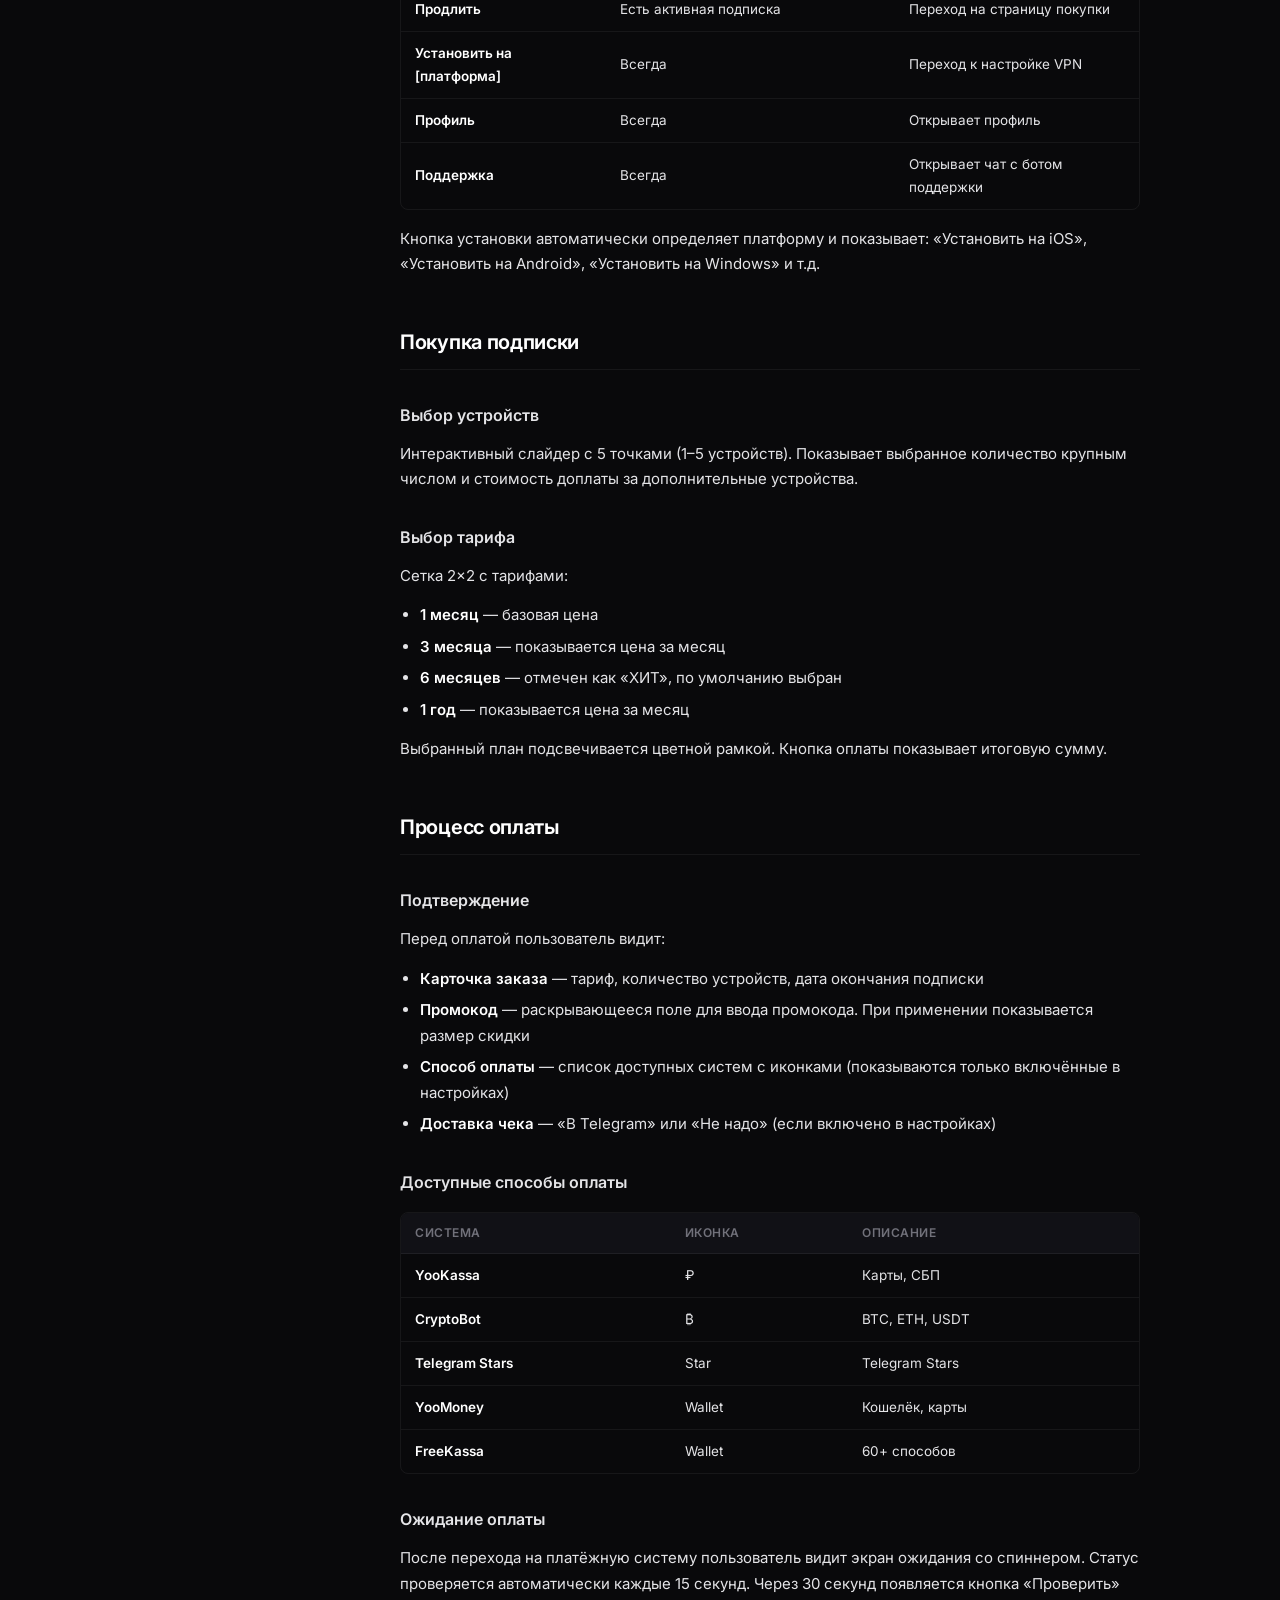
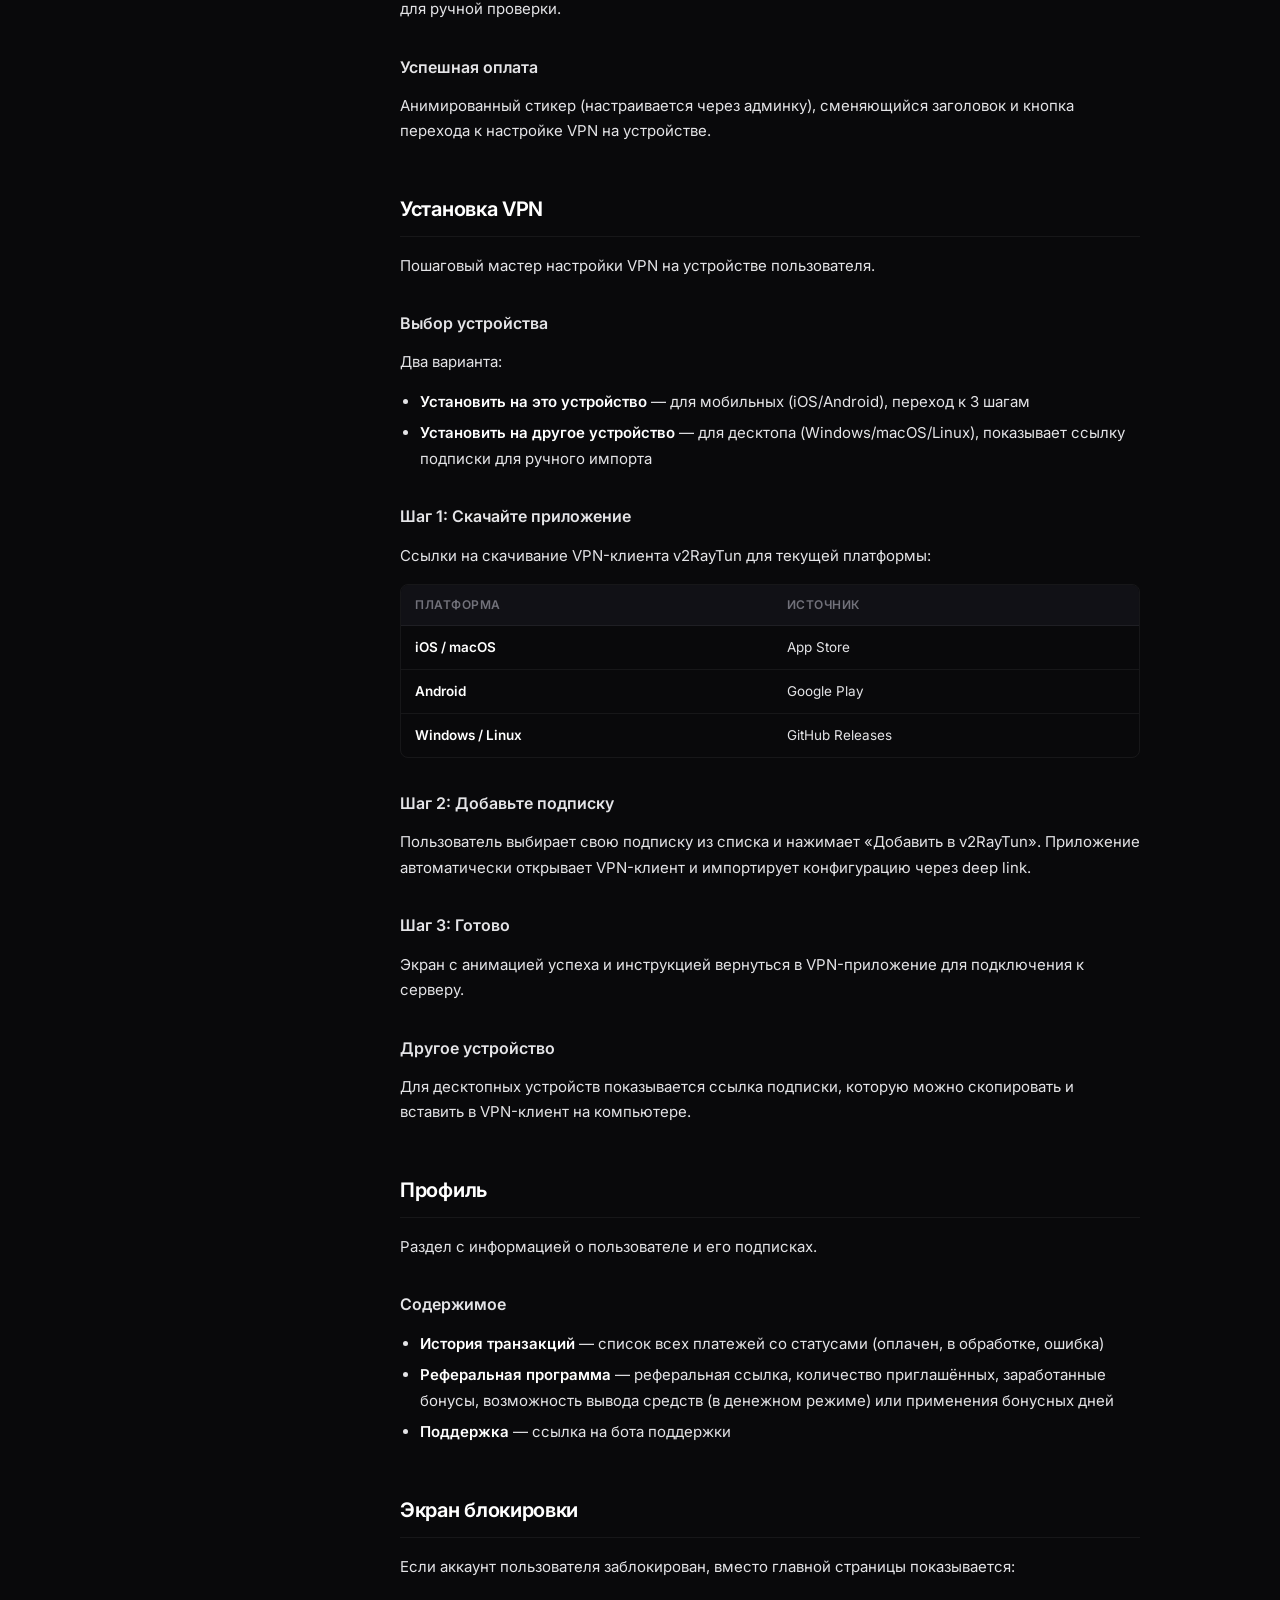
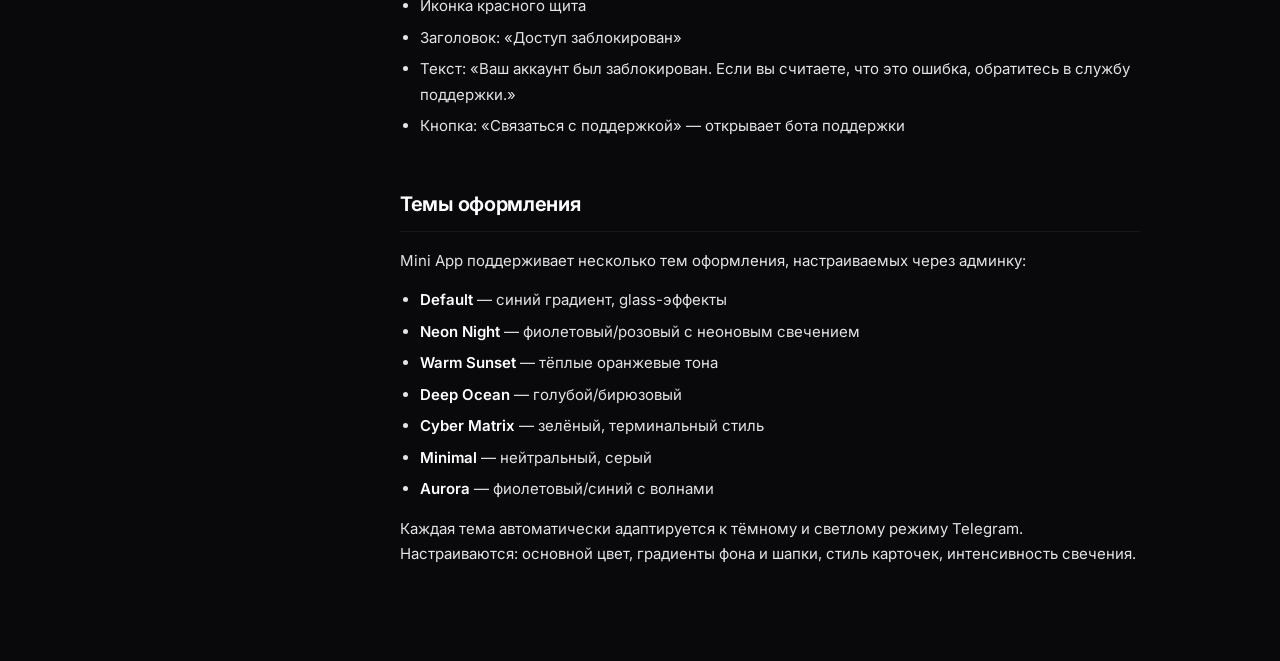
<file: docs/miniapp.html>
<!DOCTYPE html>
<html lang="ru">
<head>
  <meta charset="UTF-8">
  <meta name="viewport" content="width=device-width, initial-scale=1.0">
  <title>Mini App — TMAVPN Docs</title>
  <link rel="preconnect" href="https://fonts.googleapis.com">
  <link rel="preconnect" href="https://fonts.gstatic.com" crossorigin>
  <link href="https://fonts.googleapis.com/css2?family=Inter:wght@400;450;500;550;600;650;700&display=swap" rel="stylesheet">
  <link rel="stylesheet" href="css/style.css">
</head>
<body>
<div class="overlay"></div>
<div class="mobile-header">
  <button class="menu-btn" aria-label="Menu">
    <svg width="22" height="22" viewBox="0 0 24 24" fill="none" stroke="currentColor" stroke-width="2"><path d="M3 12h18M3 6h18M3 18h18"/></svg>
  </button>
  <span class="mobile-title">Mini App</span>
</div>

<div class="layout">
  <aside class="sidebar">
    <div class="sidebar-header">
      <div class="sidebar-logo">TMAVPN <span>docs</span></div>
    </div>
    <nav class="sidebar-nav">
      <div class="nav-section">
        <div class="nav-section-title">Обзор</div>
        <a href="index.html" class="nav-link">О платформе</a>
      </div>
      <div class="nav-section">
        <div class="nav-section-title">Клиентская часть</div>
        <a href="miniapp.html" class="nav-link active">Mini App</a>
        <a href="miniapp.html#home" class="nav-link nav-link-sub">Главная</a>
        <a href="miniapp.html#purchase" class="nav-link nav-link-sub">Покупка</a>
        <a href="miniapp.html#payment" class="nav-link nav-link-sub">Оплата</a>
        <a href="miniapp.html#setup" class="nav-link nav-link-sub">Установка VPN</a>
        <a href="miniapp.html#profile" class="nav-link nav-link-sub">Профиль</a>
        <a href="bot.html" class="nav-link">Telegram бот</a>
      </div>
      <div class="nav-section">
        <div class="nav-section-title">Админ-панель</div>
        <a href="users.html" class="nav-link">Пользователи</a>
        <a href="locations.html" class="nav-link">Локации и серверы</a>
        <a href="keys.html" class="nav-link">Ключи и подписки</a>
        <a href="payments.html" class="nav-link">Платежи</a>
        <a href="promocodes.html" class="nav-link">Промокоды и рефералы</a>
        <a href="broadcasts.html" class="nav-link">Рассылки</a>
        <a href="settings.html" class="nav-link">Настройки</a>
        <a href="tracking.html" class="nav-link">Трекинг</a>
      </div>
    </nav>
  </aside>

  <main class="main">
    <div class="content">
      <h1 class="page-title">Mini App</h1>
      <p class="page-desc">Клиентское приложение внутри Telegram. Через него пользователь покупает подписку, настраивает VPN на устройстве и управляет аккаунтом.</p>

      <h2 id="overview">Общий обзор</h2>
      <p>Mini App открывается прямо в Telegram и автоматически адаптируется к теме пользователя (тёмная/светлая). Приложение определяет платформу устройства (iOS, Android, Windows, macOS, Linux) и показывает соответствующие инструкции.</p>

      <h3>Экраны приложения</h3>
      <div class="table-wrap">
        <table>
          <thead>
            <tr><th>Экран</th><th>Назначение</th></tr>
          </thead>
          <tbody>
            <tr><td><strong>Главная</strong></td><td>Статус подписки, кнопки покупки/установки/профиля/поддержки</td></tr>
            <tr><td><strong>Покупка</strong></td><td>Выбор тарифа и количества устройств</td></tr>
            <tr><td><strong>Подтверждение</strong></td><td>Промокод, выбор способа оплаты, чек</td></tr>
            <tr><td><strong>Ожидание оплаты</strong></td><td>Спиннер, проверка статуса каждые 15 секунд</td></tr>
            <tr><td><strong>Успешная оплата</strong></td><td>Анимация, кнопка установки VPN</td></tr>
            <tr><td><strong>Установка VPN</strong></td><td>Пошаговая настройка (3 шага) или инструкция для другого устройства</td></tr>
            <tr><td><strong>Профиль</strong></td><td>Транзакции, реферальная программа, поддержка</td></tr>
            <tr><td><strong>Заблокирован</strong></td><td>Сообщение о блокировке + кнопка поддержки</td></tr>
          </tbody>
        </table>
      </div>

      <h2 id="home">Главная страница</h2>
      <p>Первый экран после открытия Mini App. Показывает текущий статус подписки и основные действия.</p>

      <h3>Анимированный стикер</h3>
      <p>В верхней части отображается анимированный элемент — можно выбрать один из встроенных SVG-вариантов (щит, солнце, капля, терминал, геолокация, волна) или загрузить свой стикер через админку.</p>

      <h3>Карточка подписки</h3>
      <p>Показывает текущий статус:</p>
      <ul>
        <li><strong>Подписка активна</strong> — «Действует до DD MMM» или «Осталось X дней» (если 3 дня и менее)</li>
        <li><strong>Пробный период доступен</strong> — «Пробный период»</li>
        <li><strong>Подписка истекла</strong> — «Истекла»</li>
        <li><strong>Нет подписки</strong> — «Не активна»</li>
      </ul>

      <h3>Кнопки</h3>
      <div class="table-wrap">
        <table>
          <thead>
            <tr><th>Кнопка</th><th>Когда показывается</th><th>Действие</th></tr>
          </thead>
          <tbody>
            <tr>
              <td><strong>Попробовать FREE</strong></td>
              <td>Пробный период доступен, подписки нет</td>
              <td>Активирует пробный период</td>
            </tr>
            <tr>
              <td><strong>Купить</strong></td>
              <td>Нет активной подписки, trial использован</td>
              <td>Переход на страницу покупки</td>
            </tr>
            <tr>
              <td><strong>Продлить</strong></td>
              <td>Есть активная подписка</td>
              <td>Переход на страницу покупки</td>
            </tr>
            <tr>
              <td><strong>Установить на [платформа]</strong></td>
              <td>Всегда</td>
              <td>Переход к настройке VPN</td>
            </tr>
            <tr>
              <td><strong>Профиль</strong></td>
              <td>Всегда</td>
              <td>Открывает профиль</td>
            </tr>
            <tr>
              <td><strong>Поддержка</strong></td>
              <td>Всегда</td>
              <td>Открывает чат с ботом поддержки</td>
            </tr>
          </tbody>
        </table>
      </div>

      <p>Кнопка установки автоматически определяет платформу и показывает: «Установить на iOS», «Установить на Android», «Установить на Windows» и т.д.</p>

      <h2 id="purchase">Покупка подписки</h2>

      <h3>Выбор устройств</h3>
      <p>Интерактивный слайдер с 5 точками (1–5 устройств). Показывает выбранное количество крупным числом и стоимость доплаты за дополнительные устройства.</p>

      <h3>Выбор тарифа</h3>
      <p>Сетка 2×2 с тарифами:</p>
      <ul>
        <li><strong>1 месяц</strong> — базовая цена</li>
        <li><strong>3 месяца</strong> — показывается цена за месяц</li>
        <li><strong>6 месяцев</strong> — отмечен как «ХИТ», по умолчанию выбран</li>
        <li><strong>1 год</strong> — показывается цена за месяц</li>
      </ul>
      <p>Выбранный план подсвечивается цветной рамкой. Кнопка оплаты показывает итоговую сумму.</p>

      <h2 id="payment">Процесс оплаты</h2>

      <h3>Подтверждение</h3>
      <p>Перед оплатой пользователь видит:</p>
      <ul>
        <li><strong>Карточка заказа</strong> — тариф, количество устройств, дата окончания подписки</li>
        <li><strong>Промокод</strong> — раскрывающееся поле для ввода промокода. При применении показывается размер скидки</li>
        <li><strong>Способ оплаты</strong> — список доступных систем с иконками (показываются только включённые в настройках)</li>
        <li><strong>Доставка чека</strong> — «В Telegram» или «Не надо» (если включено в настройках)</li>
      </ul>

      <h3>Доступные способы оплаты</h3>
      <div class="table-wrap">
        <table>
          <thead>
            <tr><th>Система</th><th>Иконка</th><th>Описание</th></tr>
          </thead>
          <tbody>
            <tr><td><strong>YooKassa</strong></td><td>₽</td><td>Карты, СБП</td></tr>
            <tr><td><strong>CryptoBot</strong></td><td>₿</td><td>BTC, ETH, USDT</td></tr>
            <tr><td><strong>Telegram Stars</strong></td><td>Star</td><td>Telegram Stars</td></tr>
            <tr><td><strong>YooMoney</strong></td><td>Wallet</td><td>Кошелёк, карты</td></tr>
            <tr><td><strong>FreeKassa</strong></td><td>Wallet</td><td>60+ способов</td></tr>
          </tbody>
        </table>
      </div>

      <h3>Ожидание оплаты</h3>
      <p>После перехода на платёжную систему пользователь видит экран ожидания со спиннером. Статус проверяется автоматически каждые 15 секунд. Через 30 секунд появляется кнопка «Проверить» для ручной проверки.</p>

      <h3>Успешная оплата</h3>
      <p>Анимированный стикер (настраивается через админку), сменяющийся заголовок и кнопка перехода к настройке VPN на устройстве.</p>

      <h2 id="setup">Установка VPN</h2>
      <p>Пошаговый мастер настройки VPN на устройстве пользователя.</p>

      <h3>Выбор устройства</h3>
      <p>Два варианта:</p>
      <ul>
        <li><strong>Установить на это устройство</strong> — для мобильных (iOS/Android), переход к 3 шагам</li>
        <li><strong>Установить на другое устройство</strong> — для десктопа (Windows/macOS/Linux), показывает ссылку подписки для ручного импорта</li>
      </ul>

      <h3>Шаг 1: Скачайте приложение</h3>
      <p>Ссылки на скачивание VPN-клиента v2RayTun для текущей платформы:</p>
      <div class="table-wrap">
        <table>
          <thead>
            <tr><th>Платформа</th><th>Источник</th></tr>
          </thead>
          <tbody>
            <tr><td><strong>iOS / macOS</strong></td><td>App Store</td></tr>
            <tr><td><strong>Android</strong></td><td>Google Play</td></tr>
            <tr><td><strong>Windows / Linux</strong></td><td>GitHub Releases</td></tr>
          </tbody>
        </table>
      </div>

      <h3>Шаг 2: Добавьте подписку</h3>
      <p>Пользователь выбирает свою подписку из списка и нажимает «Добавить в v2RayTun». Приложение автоматически открывает VPN-клиент и импортирует конфигурацию через deep link.</p>

      <h3>Шаг 3: Готово</h3>
      <p>Экран с анимацией успеха и инструкцией вернуться в VPN-приложение для подключения к серверу.</p>

      <h3>Другое устройство</h3>
      <p>Для десктопных устройств показывается ссылка подписки, которую можно скопировать и вставить в VPN-клиент на компьютере.</p>

      <h2 id="profile">Профиль</h2>
      <p>Раздел с информацией о пользователе и его подписках.</p>

      <h3>Содержимое</h3>
      <ul>
        <li><strong>История транзакций</strong> — список всех платежей со статусами (оплачен, в обработке, ошибка)</li>
        <li><strong>Реферальная программа</strong> — реферальная ссылка, количество приглашённых, заработанные бонусы, возможность вывода средств (в денежном режиме) или применения бонусных дней</li>
        <li><strong>Поддержка</strong> — ссылка на бота поддержки</li>
      </ul>

      <h2 id="banned">Экран блокировки</h2>
      <p>Если аккаунт пользователя заблокирован, вместо главной страницы показывается:</p>
      <ul>
        <li>Иконка красного щита</li>
        <li>Заголовок: «Доступ заблокирован»</li>
        <li>Текст: «Ваш аккаунт был заблокирован. Если вы считаете, что это ошибка, обратитесь в службу поддержки.»</li>
        <li>Кнопка: «Связаться с поддержкой» — открывает бота поддержки</li>
      </ul>

      <h2 id="theme">Темы оформления</h2>
      <p>Mini App поддерживает несколько тем оформления, настраиваемых через админку:</p>
      <ul>
        <li><strong>Default</strong> — синий градиент, glass-эффекты</li>
        <li><strong>Neon Night</strong> — фиолетовый/розовый с неоновым свечением</li>
        <li><strong>Warm Sunset</strong> — тёплые оранжевые тона</li>
        <li><strong>Deep Ocean</strong> — голубой/бирюзовый</li>
        <li><strong>Cyber Matrix</strong> — зелёный, терминальный стиль</li>
        <li><strong>Minimal</strong> — нейтральный, серый</li>
        <li><strong>Aurora</strong> — фиолетовый/синий с волнами</li>
      </ul>
      <p>Каждая тема автоматически адаптируется к тёмному и светлому режиму Telegram. Настраиваются: основной цвет, градиенты фона и шапки, стиль карточек, интенсивность свечения.</p>

    </div>
  </main>
</div>

<script src="js/main.js"></script>
</body>
</html>
</file>
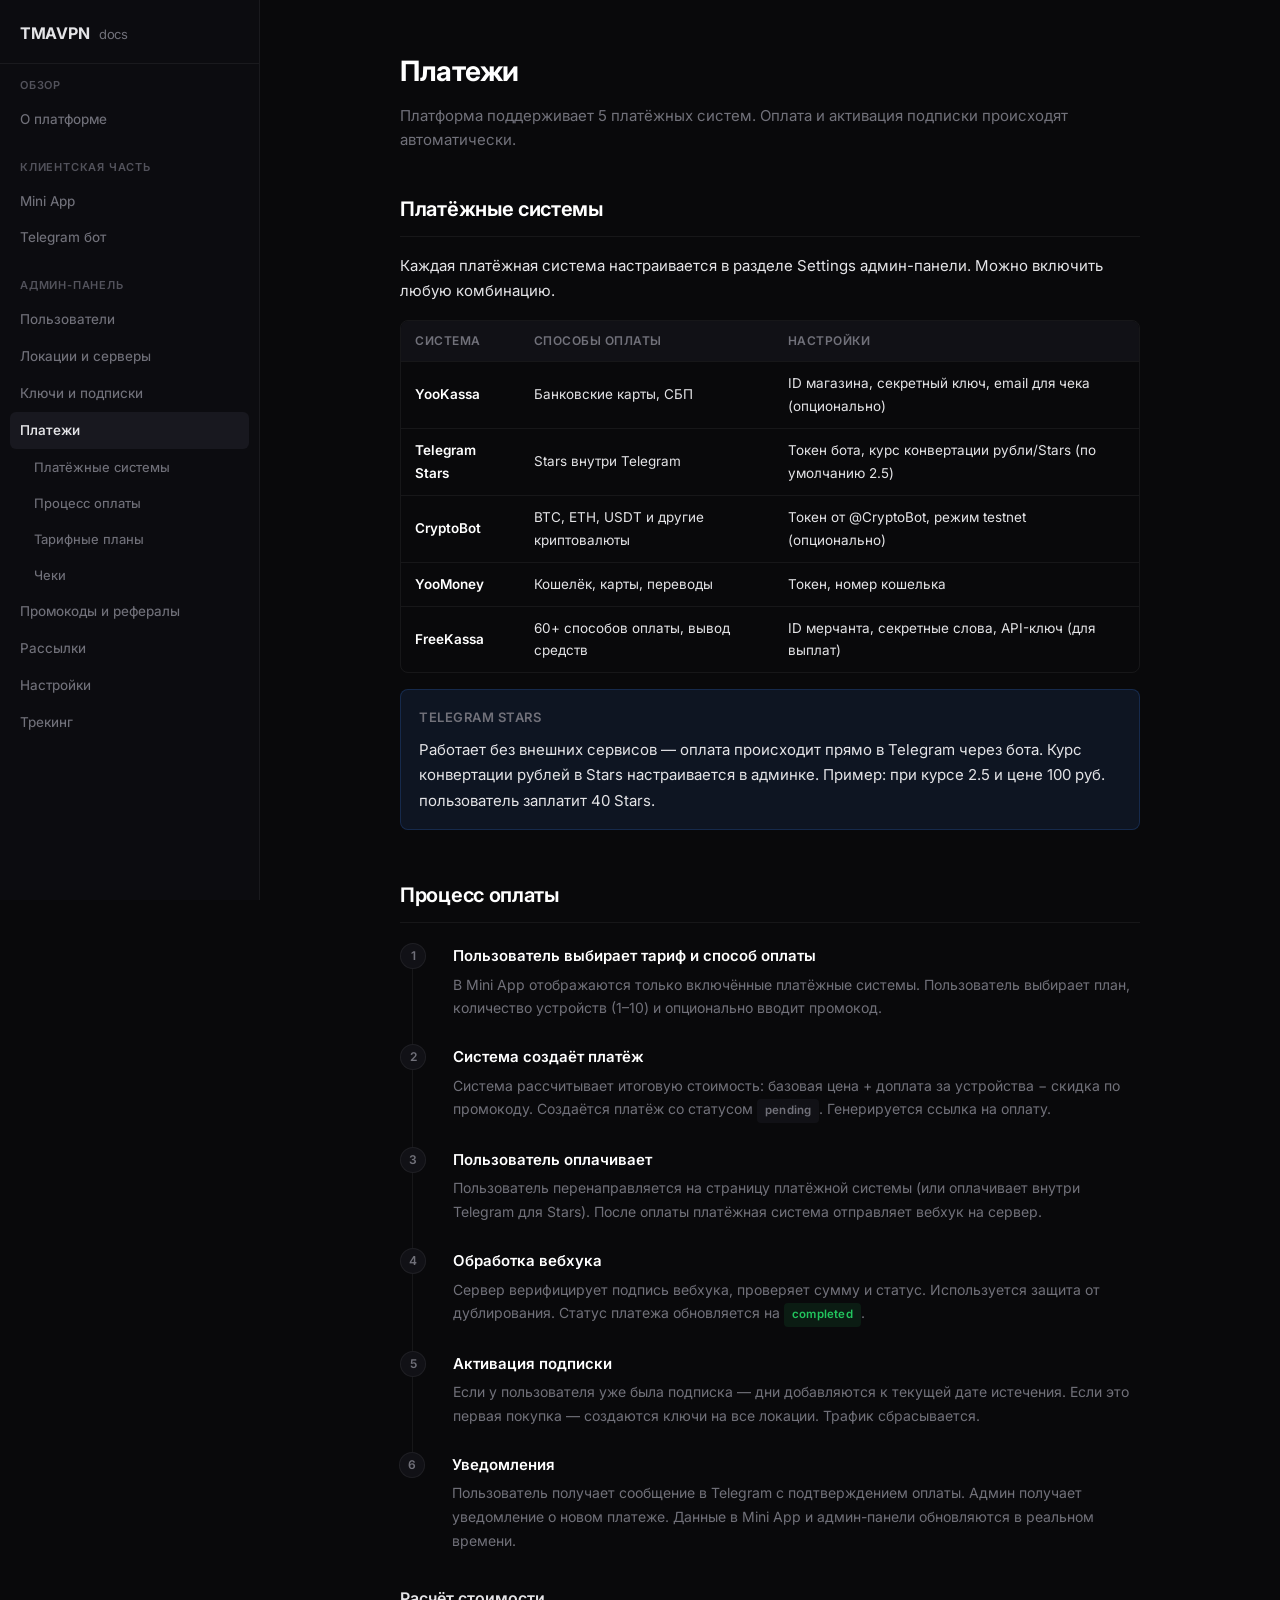
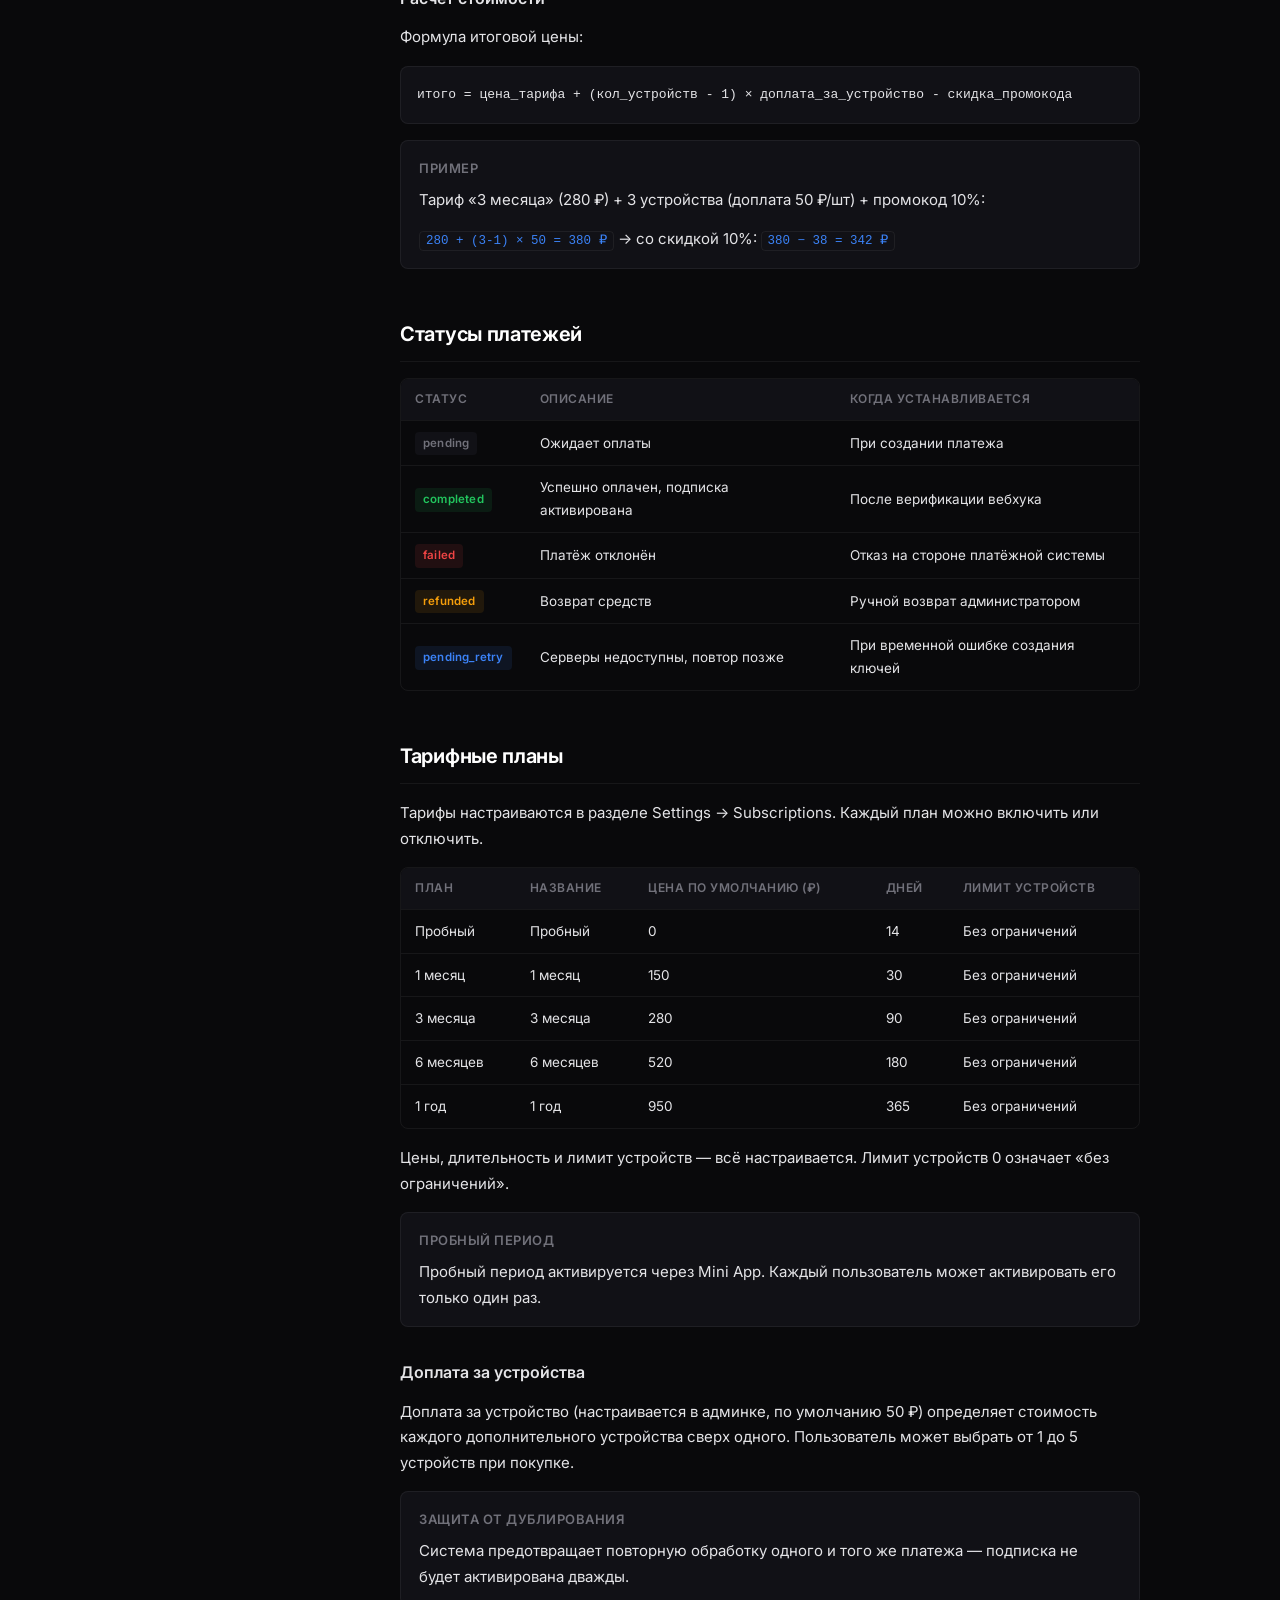
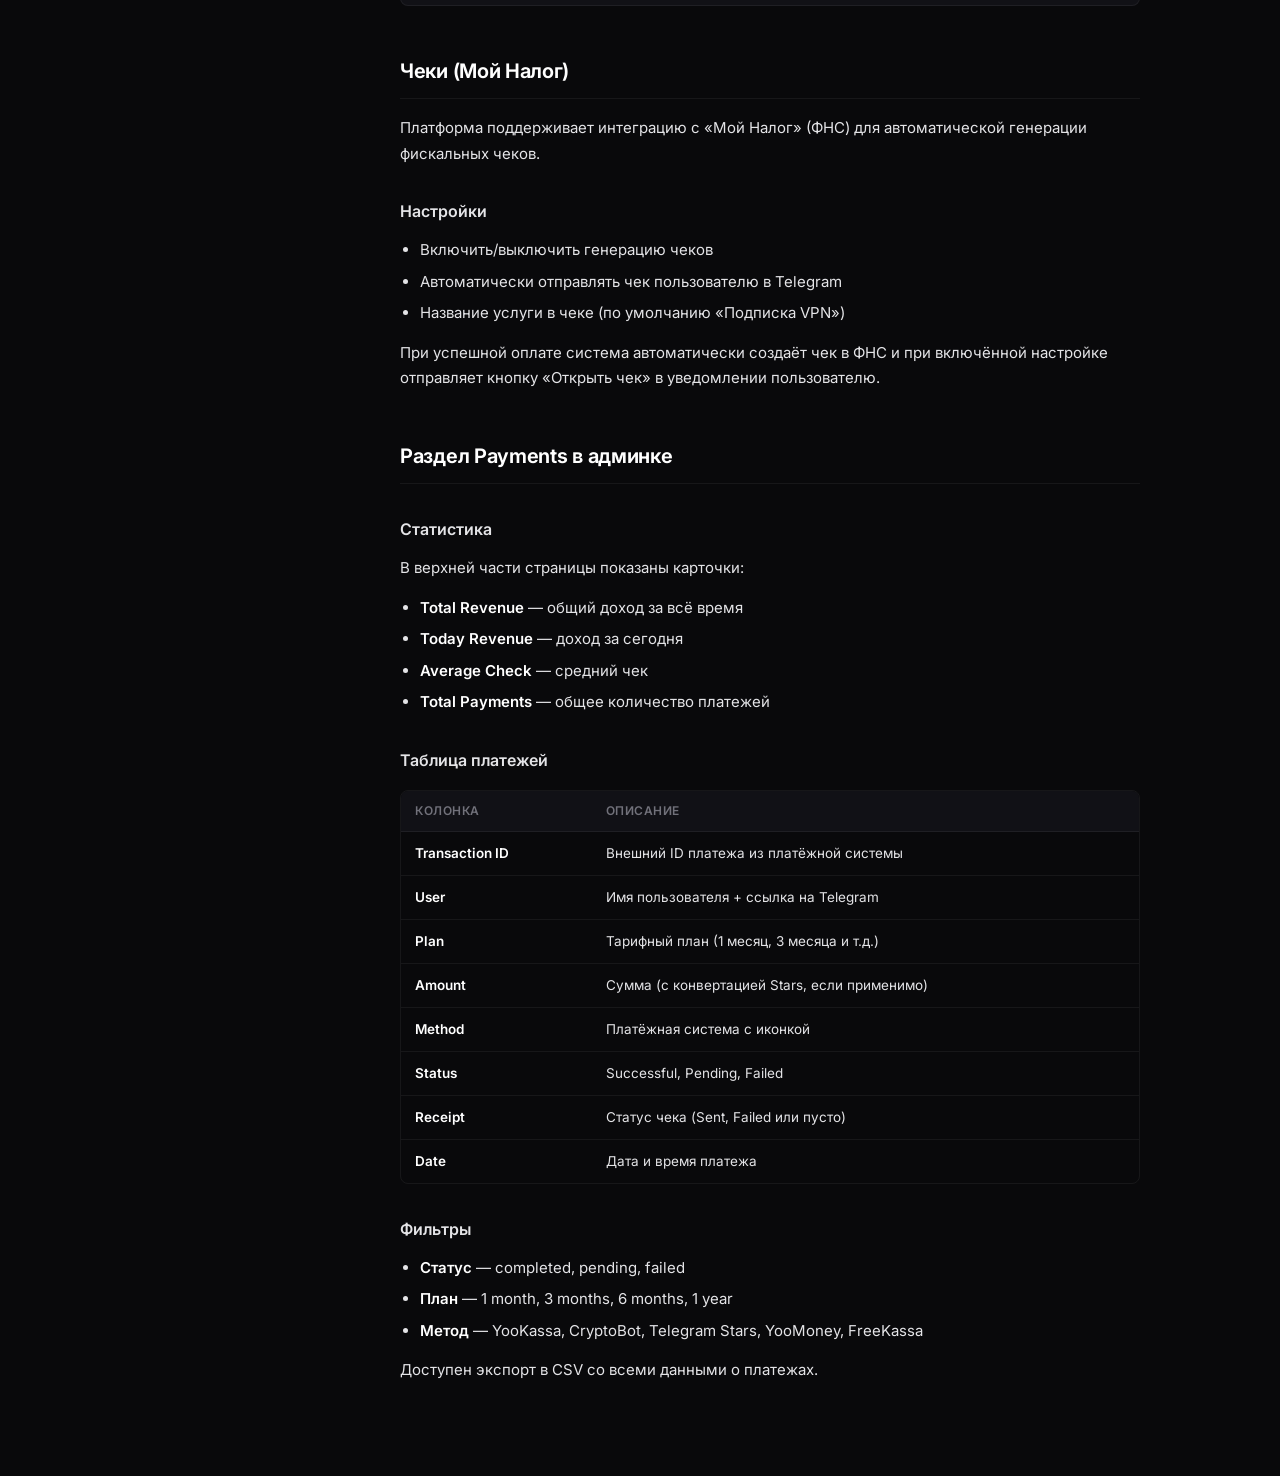
<file: docs/payments.html>
<!DOCTYPE html>
<html lang="ru">
<head>
  <meta charset="UTF-8">
  <meta name="viewport" content="width=device-width, initial-scale=1.0">
  <title>Платежи — TMAVPN Docs</title>
  <link rel="preconnect" href="https://fonts.googleapis.com">
  <link rel="preconnect" href="https://fonts.gstatic.com" crossorigin>
  <link href="https://fonts.googleapis.com/css2?family=Inter:wght@400;450;500;550;600;650;700&display=swap" rel="stylesheet">
  <link rel="stylesheet" href="css/style.css">
</head>
<body>
<div class="overlay"></div>
<div class="mobile-header">
  <button class="menu-btn" aria-label="Menu">
    <svg width="22" height="22" viewBox="0 0 24 24" fill="none" stroke="currentColor" stroke-width="2"><path d="M3 12h18M3 6h18M3 18h18"/></svg>
  </button>
  <span class="mobile-title">Платежи</span>
</div>

<div class="layout">
  <aside class="sidebar">
    <div class="sidebar-header">
      <div class="sidebar-logo">TMAVPN <span>docs</span></div>
    </div>
    <nav class="sidebar-nav">
      <div class="nav-section">
        <div class="nav-section-title">Обзор</div>
        <a href="index.html" class="nav-link">О платформе</a>
      </div>
      <div class="nav-section">
        <div class="nav-section-title">Клиентская часть</div>
        <a href="miniapp.html" class="nav-link">Mini App</a>
        <a href="bot.html" class="nav-link">Telegram бот</a>
      </div>
      <div class="nav-section">
        <div class="nav-section-title">Админ-панель</div>
        <a href="users.html" class="nav-link">Пользователи</a>
        <a href="locations.html" class="nav-link">Локации и серверы</a>
        <a href="keys.html" class="nav-link">Ключи и подписки</a>
        <a href="payments.html" class="nav-link active">Платежи</a>
        <a href="payments.html#systems" class="nav-link nav-link-sub">Платёжные системы</a>
        <a href="payments.html#flow" class="nav-link nav-link-sub">Процесс оплаты</a>
        <a href="payments.html#plans" class="nav-link nav-link-sub">Тарифные планы</a>
        <a href="payments.html#receipts" class="nav-link nav-link-sub">Чеки</a>
        <a href="promocodes.html" class="nav-link">Промокоды и рефералы</a>
        <a href="broadcasts.html" class="nav-link">Рассылки</a>
        <a href="settings.html" class="nav-link">Настройки</a>
        <a href="tracking.html" class="nav-link">Трекинг</a>
      </div>
    </nav>
  </aside>

  <main class="main">
    <div class="content">
      <h1 class="page-title">Платежи</h1>
      <p class="page-desc">Платформа поддерживает 5 платёжных систем. Оплата и активация подписки происходят автоматически.</p>

      <h2 id="systems">Платёжные системы</h2>
      <p>Каждая платёжная система настраивается в разделе Settings админ-панели. Можно включить любую комбинацию.</p>

      <div class="table-wrap">
        <table>
          <thead>
            <tr><th>Система</th><th>Способы оплаты</th><th>Настройки</th></tr>
          </thead>
          <tbody>
            <tr>
              <td><strong>YooKassa</strong></td>
              <td>Банковские карты, СБП</td>
              <td>ID магазина, секретный ключ, email для чека (опционально)</td>
            </tr>
            <tr>
              <td><strong>Telegram Stars</strong></td>
              <td>Stars внутри Telegram</td>
              <td>Токен бота, курс конвертации рубли/Stars (по умолчанию 2.5)</td>
            </tr>
            <tr>
              <td><strong>CryptoBot</strong></td>
              <td>BTC, ETH, USDT и другие криптовалюты</td>
              <td>Токен от @CryptoBot, режим testnet (опционально)</td>
            </tr>
            <tr>
              <td><strong>YooMoney</strong></td>
              <td>Кошелёк, карты, переводы</td>
              <td>Токен, номер кошелька</td>
            </tr>
            <tr>
              <td><strong>FreeKassa</strong></td>
              <td>60+ способов оплаты, вывод средств</td>
              <td>ID мерчанта, секретные слова, API-ключ (для выплат)</td>
            </tr>
          </tbody>
        </table>
      </div>

      <div class="info-block accent">
        <div class="info-block-title">Telegram Stars</div>
        <p>Работает без внешних сервисов — оплата происходит прямо в Telegram через бота. Курс конвертации рублей в Stars настраивается в админке. Пример: при курсе 2.5 и цене 100 руб. пользователь заплатит 40 Stars.</p>
      </div>

      <h2 id="flow">Процесс оплаты</h2>

      <div class="steps">
        <div class="step">
          <div class="step-title">Пользователь выбирает тариф и способ оплаты</div>
          <div class="step-desc">В Mini App отображаются только включённые платёжные системы. Пользователь выбирает план, количество устройств (1–10) и опционально вводит промокод.</div>
        </div>
        <div class="step">
          <div class="step-title">Система создаёт платёж</div>
          <div class="step-desc">Система рассчитывает итоговую стоимость: базовая цена + доплата за устройства − скидка по промокоду. Создаётся платёж со статусом <span class="badge badge-gray">pending</span>. Генерируется ссылка на оплату.</div>
        </div>
        <div class="step">
          <div class="step-title">Пользователь оплачивает</div>
          <div class="step-desc">Пользователь перенаправляется на страницу платёжной системы (или оплачивает внутри Telegram для Stars). После оплаты платёжная система отправляет вебхук на сервер.</div>
        </div>
        <div class="step">
          <div class="step-title">Обработка вебхука</div>
          <div class="step-desc">Сервер верифицирует подпись вебхука, проверяет сумму и статус. Используется защита от дублирования. Статус платежа обновляется на <span class="badge badge-green">completed</span>.</div>
        </div>
        <div class="step">
          <div class="step-title">Активация подписки</div>
          <div class="step-desc">Если у пользователя уже была подписка — дни добавляются к текущей дате истечения. Если это первая покупка — создаются ключи на все локации. Трафик сбрасывается.</div>
        </div>
        <div class="step">
          <div class="step-title">Уведомления</div>
          <div class="step-desc">Пользователь получает сообщение в Telegram с подтверждением оплаты. Админ получает уведомление о новом платеже. Данные в Mini App и админ-панели обновляются в реальном времени.</div>
        </div>
      </div>

      <h3>Расчёт стоимости</h3>
      <p>Формула итоговой цены:</p>
      <pre><code>итого = цена_тарифа + (кол_устройств - 1) × доплата_за_устройство - скидка_промокода</code></pre>

      <div class="info-block">
        <div class="info-block-title">Пример</div>
        <p>Тариф «3 месяца» (280 ₽) + 3 устройства (доплата 50 ₽/шт) + промокод 10%:</p>
        <p><code>280 + (3-1) × 50 = 380 ₽</code> → со скидкой 10%: <code>380 − 38 = 342 ₽</code></p>
      </div>

      <h2 id="statuses">Статусы платежей</h2>

      <div class="table-wrap">
        <table>
          <thead>
            <tr><th>Статус</th><th>Описание</th><th>Когда устанавливается</th></tr>
          </thead>
          <tbody>
            <tr>
              <td><span class="badge badge-gray">pending</span></td>
              <td>Ожидает оплаты</td>
              <td>При создании платежа</td>
            </tr>
            <tr>
              <td><span class="badge badge-green">completed</span></td>
              <td>Успешно оплачен, подписка активирована</td>
              <td>После верификации вебхука</td>
            </tr>
            <tr>
              <td><span class="badge badge-red">failed</span></td>
              <td>Платёж отклонён</td>
              <td>Отказ на стороне платёжной системы</td>
            </tr>
            <tr>
              <td><span class="badge badge-orange">refunded</span></td>
              <td>Возврат средств</td>
              <td>Ручной возврат администратором</td>
            </tr>
            <tr>
              <td><span class="badge badge-blue">pending_retry</span></td>
              <td>Серверы недоступны, повтор позже</td>
              <td>При временной ошибке создания ключей</td>
            </tr>
          </tbody>
        </table>
      </div>

      <h2 id="plans">Тарифные планы</h2>
      <p>Тарифы настраиваются в разделе Settings → Subscriptions. Каждый план можно включить или отключить.</p>

      <div class="table-wrap">
        <table>
          <thead>
            <tr><th>План</th><th>Название</th><th>Цена по умолчанию (₽)</th><th>Дней</th><th>Лимит устройств</th></tr>
          </thead>
          <tbody>
            <tr><td>Пробный</td><td>Пробный</td><td>0</td><td>14</td><td>Без ограничений</td></tr>
            <tr><td>1 месяц</td><td>1 месяц</td><td>150</td><td>30</td><td>Без ограничений</td></tr>
            <tr><td>3 месяца</td><td>3 месяца</td><td>280</td><td>90</td><td>Без ограничений</td></tr>
            <tr><td>6 месяцев</td><td>6 месяцев</td><td>520</td><td>180</td><td>Без ограничений</td></tr>
            <tr><td>1 год</td><td>1 год</td><td>950</td><td>365</td><td>Без ограничений</td></tr>
          </tbody>
        </table>
      </div>

      <p>Цены, длительность и лимит устройств — всё настраивается. Лимит устройств 0 означает «без ограничений».</p>

      <div class="info-block">
        <div class="info-block-title">Пробный период</div>
        <p>Пробный период активируется через Mini App. Каждый пользователь может активировать его только один раз.</p>
      </div>

      <h3>Доплата за устройства</h3>
      <p>Доплата за устройство (настраивается в админке, по умолчанию 50 ₽) определяет стоимость каждого дополнительного устройства сверх одного. Пользователь может выбрать от 1 до 5 устройств при покупке.</p>

      <div class="info-block">
        <div class="info-block-title">Защита от дублирования</div>
        <p>Система предотвращает повторную обработку одного и того же платежа — подписка не будет активирована дважды.</p>
      </div>

      <h2 id="receipts">Чеки (Мой Налог)</h2>
      <p>Платформа поддерживает интеграцию с «Мой Налог» (ФНС) для автоматической генерации фискальных чеков.</p>

      <h3>Настройки</h3>
      <ul>
        <li>Включить/выключить генерацию чеков</li>
        <li>Автоматически отправлять чек пользователю в Telegram</li>
        <li>Название услуги в чеке (по умолчанию «Подписка VPN»)</li>
      </ul>

      <p>При успешной оплате система автоматически создаёт чек в ФНС и при включённой настройке отправляет кнопку «Открыть чек» в уведомлении пользователю.</p>

      <h2 id="admin">Раздел Payments в админке</h2>

      <h3>Статистика</h3>
      <p>В верхней части страницы показаны карточки:</p>
      <ul>
        <li><strong>Total Revenue</strong> — общий доход за всё время</li>
        <li><strong>Today Revenue</strong> — доход за сегодня</li>
        <li><strong>Average Check</strong> — средний чек</li>
        <li><strong>Total Payments</strong> — общее количество платежей</li>
      </ul>

      <h3>Таблица платежей</h3>
      <div class="table-wrap">
        <table>
          <thead>
            <tr><th>Колонка</th><th>Описание</th></tr>
          </thead>
          <tbody>
            <tr><td><strong>Transaction ID</strong></td><td>Внешний ID платежа из платёжной системы</td></tr>
            <tr><td><strong>User</strong></td><td>Имя пользователя + ссылка на Telegram</td></tr>
            <tr><td><strong>Plan</strong></td><td>Тарифный план (1 месяц, 3 месяца и т.д.)</td></tr>
            <tr><td><strong>Amount</strong></td><td>Сумма (с конвертацией Stars, если применимо)</td></tr>
            <tr><td><strong>Method</strong></td><td>Платёжная система с иконкой</td></tr>
            <tr><td><strong>Status</strong></td><td>Successful, Pending, Failed</td></tr>
            <tr><td><strong>Receipt</strong></td><td>Статус чека (Sent, Failed или пусто)</td></tr>
            <tr><td><strong>Date</strong></td><td>Дата и время платежа</td></tr>
          </tbody>
        </table>
      </div>

      <h3>Фильтры</h3>
      <ul>
        <li><strong>Статус</strong> — completed, pending, failed</li>
        <li><strong>План</strong> — 1 month, 3 months, 6 months, 1 year</li>
        <li><strong>Метод</strong> — YooKassa, CryptoBot, Telegram Stars, YooMoney, FreeKassa</li>
      </ul>
      <p>Доступен экспорт в CSV со всеми данными о платежах.</p>

    </div>
  </main>
</div>

<script src="js/main.js"></script>
</body>
</html>
</file>
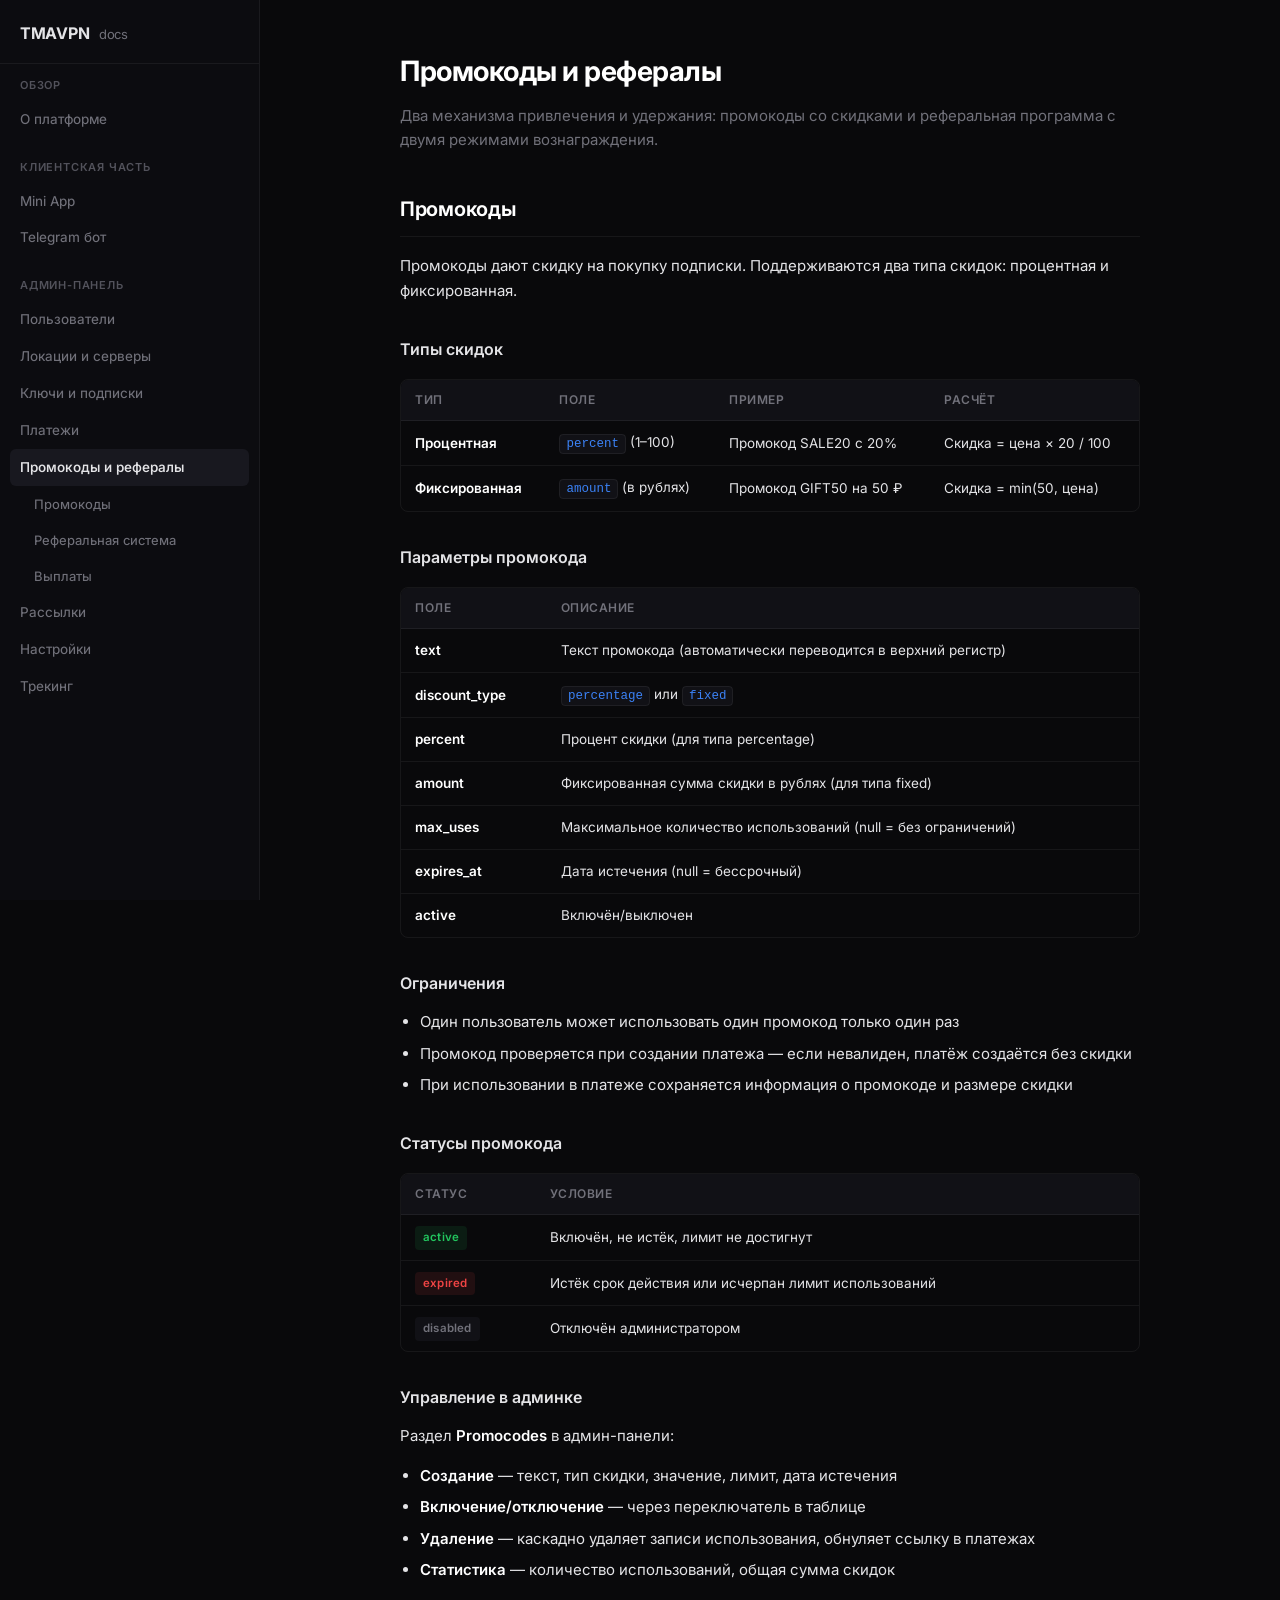
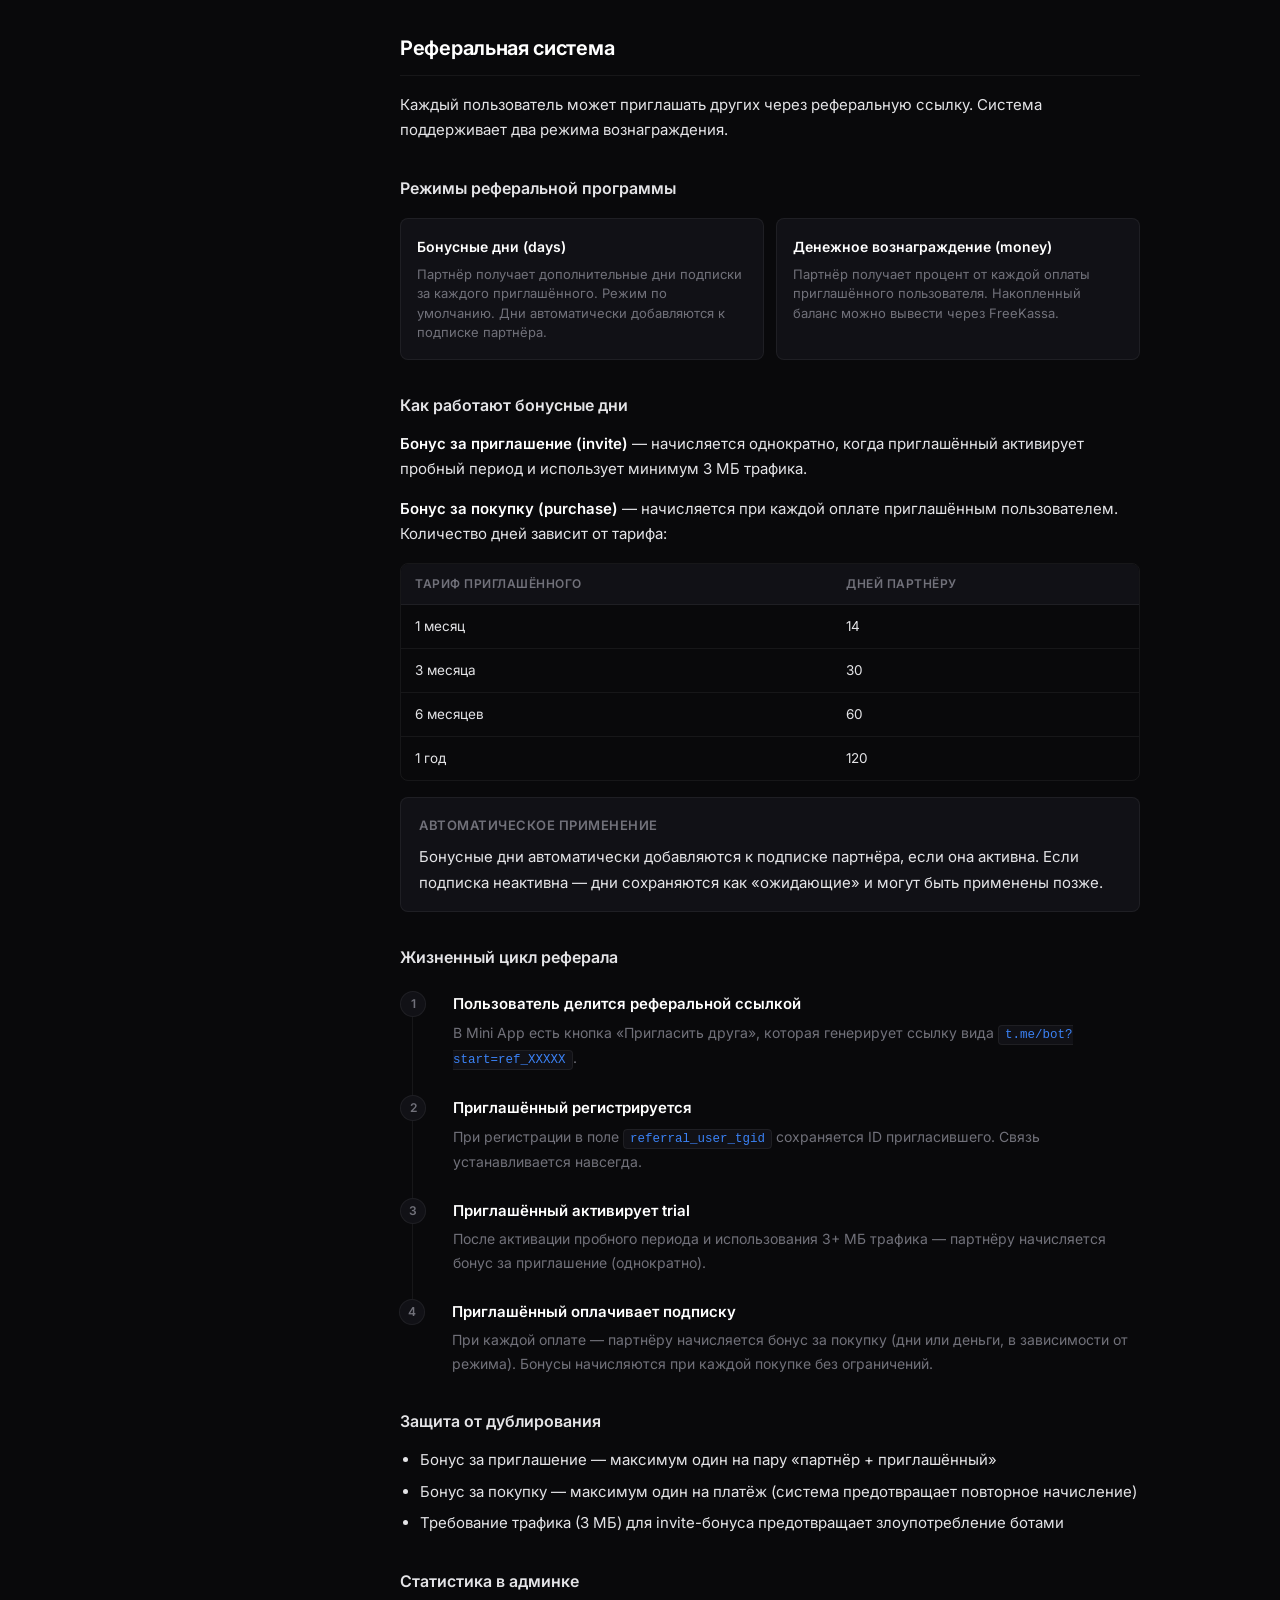
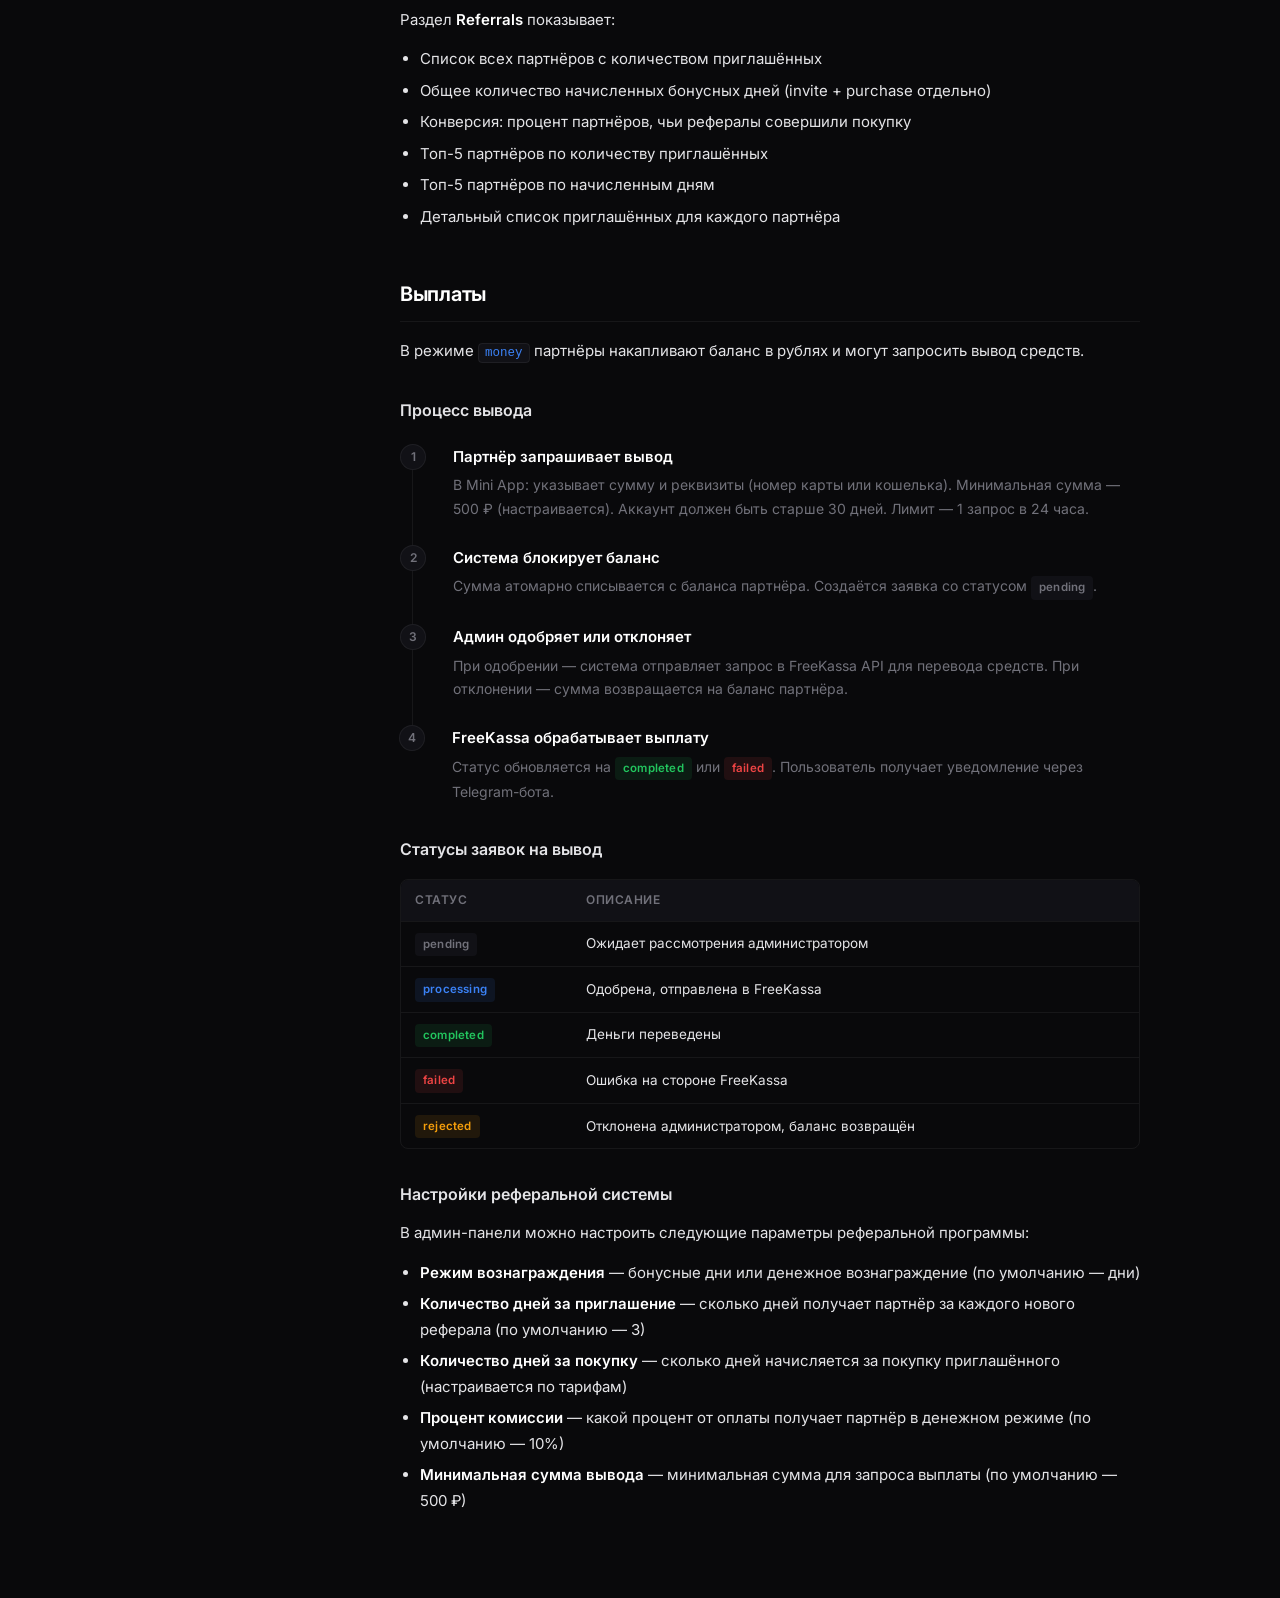
<file: docs/promocodes.html>
<!DOCTYPE html>
<html lang="ru">
<head>
  <meta charset="UTF-8">
  <meta name="viewport" content="width=device-width, initial-scale=1.0">
  <title>Промокоды и рефералы — TMAVPN Docs</title>
  <link rel="preconnect" href="https://fonts.googleapis.com">
  <link rel="preconnect" href="https://fonts.gstatic.com" crossorigin>
  <link href="https://fonts.googleapis.com/css2?family=Inter:wght@400;450;500;550;600;650;700&display=swap" rel="stylesheet">
  <link rel="stylesheet" href="css/style.css">
</head>
<body>
<div class="overlay"></div>
<div class="mobile-header">
  <button class="menu-btn" aria-label="Menu">
    <svg width="22" height="22" viewBox="0 0 24 24" fill="none" stroke="currentColor" stroke-width="2"><path d="M3 12h18M3 6h18M3 18h18"/></svg>
  </button>
  <span class="mobile-title">Промокоды и рефералы</span>
</div>

<div class="layout">
  <aside class="sidebar">
    <div class="sidebar-header">
      <div class="sidebar-logo">TMAVPN <span>docs</span></div>
    </div>
    <nav class="sidebar-nav">
      <div class="nav-section">
        <div class="nav-section-title">Обзор</div>
        <a href="index.html" class="nav-link">О платформе</a>
      </div>
      <div class="nav-section">
        <div class="nav-section-title">Клиентская часть</div>
        <a href="miniapp.html" class="nav-link">Mini App</a>
        <a href="bot.html" class="nav-link">Telegram бот</a>
      </div>
      <div class="nav-section">
        <div class="nav-section-title">Админ-панель</div>
        <a href="users.html" class="nav-link">Пользователи</a>
        <a href="locations.html" class="nav-link">Локации и серверы</a>
        <a href="keys.html" class="nav-link">Ключи и подписки</a>
        <a href="payments.html" class="nav-link">Платежи</a>
        <a href="promocodes.html" class="nav-link active">Промокоды и рефералы</a>
        <a href="promocodes.html#promocodes" class="nav-link nav-link-sub">Промокоды</a>
        <a href="promocodes.html#referrals" class="nav-link nav-link-sub">Реферальная система</a>
        <a href="promocodes.html#withdrawals" class="nav-link nav-link-sub">Выплаты</a>
        <a href="broadcasts.html" class="nav-link">Рассылки</a>
        <a href="settings.html" class="nav-link">Настройки</a>
        <a href="tracking.html" class="nav-link">Трекинг</a>
      </div>
    </nav>
  </aside>

  <main class="main">
    <div class="content">
      <h1 class="page-title">Промокоды и рефералы</h1>
      <p class="page-desc">Два механизма привлечения и удержания: промокоды со скидками и реферальная программа с двумя режимами вознаграждения.</p>

      <h2 id="promocodes">Промокоды</h2>
      <p>Промокоды дают скидку на покупку подписки. Поддерживаются два типа скидок: процентная и фиксированная.</p>

      <h3>Типы скидок</h3>
      <div class="table-wrap">
        <table>
          <thead>
            <tr><th>Тип</th><th>Поле</th><th>Пример</th><th>Расчёт</th></tr>
          </thead>
          <tbody>
            <tr>
              <td><strong>Процентная</strong></td>
              <td><code>percent</code> (1–100)</td>
              <td>Промокод SALE20 с 20%</td>
              <td>Скидка = цена × 20 / 100</td>
            </tr>
            <tr>
              <td><strong>Фиксированная</strong></td>
              <td><code>amount</code> (в рублях)</td>
              <td>Промокод GIFT50 на 50 ₽</td>
              <td>Скидка = min(50, цена)</td>
            </tr>
          </tbody>
        </table>
      </div>

      <h3>Параметры промокода</h3>
      <div class="table-wrap">
        <table>
          <thead>
            <tr><th>Поле</th><th>Описание</th></tr>
          </thead>
          <tbody>
            <tr><td><strong>text</strong></td><td>Текст промокода (автоматически переводится в верхний регистр)</td></tr>
            <tr><td><strong>discount_type</strong></td><td><code>percentage</code> или <code>fixed</code></td></tr>
            <tr><td><strong>percent</strong></td><td>Процент скидки (для типа percentage)</td></tr>
            <tr><td><strong>amount</strong></td><td>Фиксированная сумма скидки в рублях (для типа fixed)</td></tr>
            <tr><td><strong>max_uses</strong></td><td>Максимальное количество использований (null = без ограничений)</td></tr>
            <tr><td><strong>expires_at</strong></td><td>Дата истечения (null = бессрочный)</td></tr>
            <tr><td><strong>active</strong></td><td>Включён/выключен</td></tr>
          </tbody>
        </table>
      </div>

      <h3>Ограничения</h3>
      <ul>
        <li>Один пользователь может использовать один промокод только один раз</li>
        <li>Промокод проверяется при создании платежа — если невалиден, платёж создаётся без скидки</li>
        <li>При использовании в платеже сохраняется информация о промокоде и размере скидки</li>
      </ul>

      <h3>Статусы промокода</h3>
      <div class="table-wrap">
        <table>
          <thead>
            <tr><th>Статус</th><th>Условие</th></tr>
          </thead>
          <tbody>
            <tr><td><span class="badge badge-green">active</span></td><td>Включён, не истёк, лимит не достигнут</td></tr>
            <tr><td><span class="badge badge-red">expired</span></td><td>Истёк срок действия или исчерпан лимит использований</td></tr>
            <tr><td><span class="badge badge-gray">disabled</span></td><td>Отключён администратором</td></tr>
          </tbody>
        </table>
      </div>

      <h3>Управление в админке</h3>
      <p>Раздел <strong>Promocodes</strong> в админ-панели:</p>
      <ul>
        <li><strong>Создание</strong> — текст, тип скидки, значение, лимит, дата истечения</li>
        <li><strong>Включение/отключение</strong> — через переключатель в таблице</li>
        <li><strong>Удаление</strong> — каскадно удаляет записи использования, обнуляет ссылку в платежах</li>
        <li><strong>Статистика</strong> — количество использований, общая сумма скидок</li>
      </ul>

      <h2 id="referrals">Реферальная система</h2>
      <p>Каждый пользователь может приглашать других через реферальную ссылку. Система поддерживает два режима вознаграждения.</p>

      <h3>Режимы реферальной программы</h3>

      <div class="feature-grid">
        <div class="feature-card">
          <div class="feature-card-title">Бонусные дни (days)</div>
          <div class="feature-card-desc">Партнёр получает дополнительные дни подписки за каждого приглашённого. Режим по умолчанию. Дни автоматически добавляются к подписке партнёра.</div>
        </div>
        <div class="feature-card">
          <div class="feature-card-title">Денежное вознаграждение (money)</div>
          <div class="feature-card-desc">Партнёр получает процент от каждой оплаты приглашённого пользователя. Накопленный баланс можно вывести через FreeKassa.</div>
        </div>
      </div>

      <h3>Как работают бонусные дни</h3>

      <p><strong>Бонус за приглашение (invite)</strong> — начисляется однократно, когда приглашённый активирует пробный период и использует минимум 3 МБ трафика.</p>

      <p><strong>Бонус за покупку (purchase)</strong> — начисляется при каждой оплате приглашённым пользователем. Количество дней зависит от тарифа:</p>

      <div class="table-wrap">
        <table>
          <thead>
            <tr><th>Тариф приглашённого</th><th>Дней партнёру</th></tr>
          </thead>
          <tbody>
            <tr><td>1 месяц</td><td>14</td></tr>
            <tr><td>3 месяца</td><td>30</td></tr>
            <tr><td>6 месяцев</td><td>60</td></tr>
            <tr><td>1 год</td><td>120</td></tr>
          </tbody>
        </table>
      </div>

      <div class="info-block">
        <div class="info-block-title">Автоматическое применение</div>
        <p>Бонусные дни автоматически добавляются к подписке партнёра, если она активна. Если подписка неактивна — дни сохраняются как «ожидающие» и могут быть применены позже.</p>
      </div>

      <h3>Жизненный цикл реферала</h3>
      <div class="steps">
        <div class="step">
          <div class="step-title">Пользователь делится реферальной ссылкой</div>
          <div class="step-desc">В Mini App есть кнопка «Пригласить друга», которая генерирует ссылку вида <code>t.me/bot?start=ref_XXXXX</code>.</div>
        </div>
        <div class="step">
          <div class="step-title">Приглашённый регистрируется</div>
          <div class="step-desc">При регистрации в поле <code>referral_user_tgid</code> сохраняется ID пригласившего. Связь устанавливается навсегда.</div>
        </div>
        <div class="step">
          <div class="step-title">Приглашённый активирует trial</div>
          <div class="step-desc">После активации пробного периода и использования 3+ МБ трафика — партнёру начисляется бонус за приглашение (однократно).</div>
        </div>
        <div class="step">
          <div class="step-title">Приглашённый оплачивает подписку</div>
          <div class="step-desc">При каждой оплате — партнёру начисляется бонус за покупку (дни или деньги, в зависимости от режима). Бонусы начисляются при каждой покупке без ограничений.</div>
        </div>
      </div>

      <h3>Защита от дублирования</h3>
      <ul>
        <li>Бонус за приглашение — максимум один на пару «партнёр + приглашённый»</li>
        <li>Бонус за покупку — максимум один на платёж (система предотвращает повторное начисление)</li>
        <li>Требование трафика (3 МБ) для invite-бонуса предотвращает злоупотребление ботами</li>
      </ul>

      <h3>Статистика в админке</h3>
      <p>Раздел <strong>Referrals</strong> показывает:</p>
      <ul>
        <li>Список всех партнёров с количеством приглашённых</li>
        <li>Общее количество начисленных бонусных дней (invite + purchase отдельно)</li>
        <li>Конверсия: процент партнёров, чьи рефералы совершили покупку</li>
        <li>Топ-5 партнёров по количеству приглашённых</li>
        <li>Топ-5 партнёров по начисленным дням</li>
        <li>Детальный список приглашённых для каждого партнёра</li>
      </ul>

      <h2 id="withdrawals">Выплаты</h2>
      <p>В режиме <code>money</code> партнёры накапливают баланс в рублях и могут запросить вывод средств.</p>

      <h3>Процесс вывода</h3>
      <div class="steps">
        <div class="step">
          <div class="step-title">Партнёр запрашивает вывод</div>
          <div class="step-desc">В Mini App: указывает сумму и реквизиты (номер карты или кошелька). Минимальная сумма — 500 ₽ (настраивается). Аккаунт должен быть старше 30 дней. Лимит — 1 запрос в 24 часа.</div>
        </div>
        <div class="step">
          <div class="step-title">Система блокирует баланс</div>
          <div class="step-desc">Сумма атомарно списывается с баланса партнёра. Создаётся заявка со статусом <span class="badge badge-gray">pending</span>.</div>
        </div>
        <div class="step">
          <div class="step-title">Админ одобряет или отклоняет</div>
          <div class="step-desc">При одобрении — система отправляет запрос в FreeKassa API для перевода средств. При отклонении — сумма возвращается на баланс партнёра.</div>
        </div>
        <div class="step">
          <div class="step-title">FreeKassa обрабатывает выплату</div>
          <div class="step-desc">Статус обновляется на <span class="badge badge-green">completed</span> или <span class="badge badge-red">failed</span>. Пользователь получает уведомление через Telegram-бота.</div>
        </div>
      </div>

      <h3>Статусы заявок на вывод</h3>
      <div class="table-wrap">
        <table>
          <thead>
            <tr><th>Статус</th><th>Описание</th></tr>
          </thead>
          <tbody>
            <tr><td><span class="badge badge-gray">pending</span></td><td>Ожидает рассмотрения администратором</td></tr>
            <tr><td><span class="badge badge-blue">processing</span></td><td>Одобрена, отправлена в FreeKassa</td></tr>
            <tr><td><span class="badge badge-green">completed</span></td><td>Деньги переведены</td></tr>
            <tr><td><span class="badge badge-red">failed</span></td><td>Ошибка на стороне FreeKassa</td></tr>
            <tr><td><span class="badge badge-orange">rejected</span></td><td>Отклонена администратором, баланс возвращён</td></tr>
          </tbody>
        </table>
      </div>

      <h3>Настройки реферальной системы</h3>
      <p>В админ-панели можно настроить следующие параметры реферальной программы:</p>
      <ul>
        <li><strong>Режим вознаграждения</strong> — бонусные дни или денежное вознаграждение (по умолчанию — дни)</li>
        <li><strong>Количество дней за приглашение</strong> — сколько дней получает партнёр за каждого нового реферала (по умолчанию — 3)</li>
        <li><strong>Количество дней за покупку</strong> — сколько дней начисляется за покупку приглашённого (настраивается по тарифам)</li>
        <li><strong>Процент комиссии</strong> — какой процент от оплаты получает партнёр в денежном режиме (по умолчанию — 10%)</li>
        <li><strong>Минимальная сумма вывода</strong> — минимальная сумма для запроса выплаты (по умолчанию — 500 ₽)</li>
      </ul>

    </div>
  </main>
</div>

<script src="js/main.js"></script>
</body>
</html>
</file>
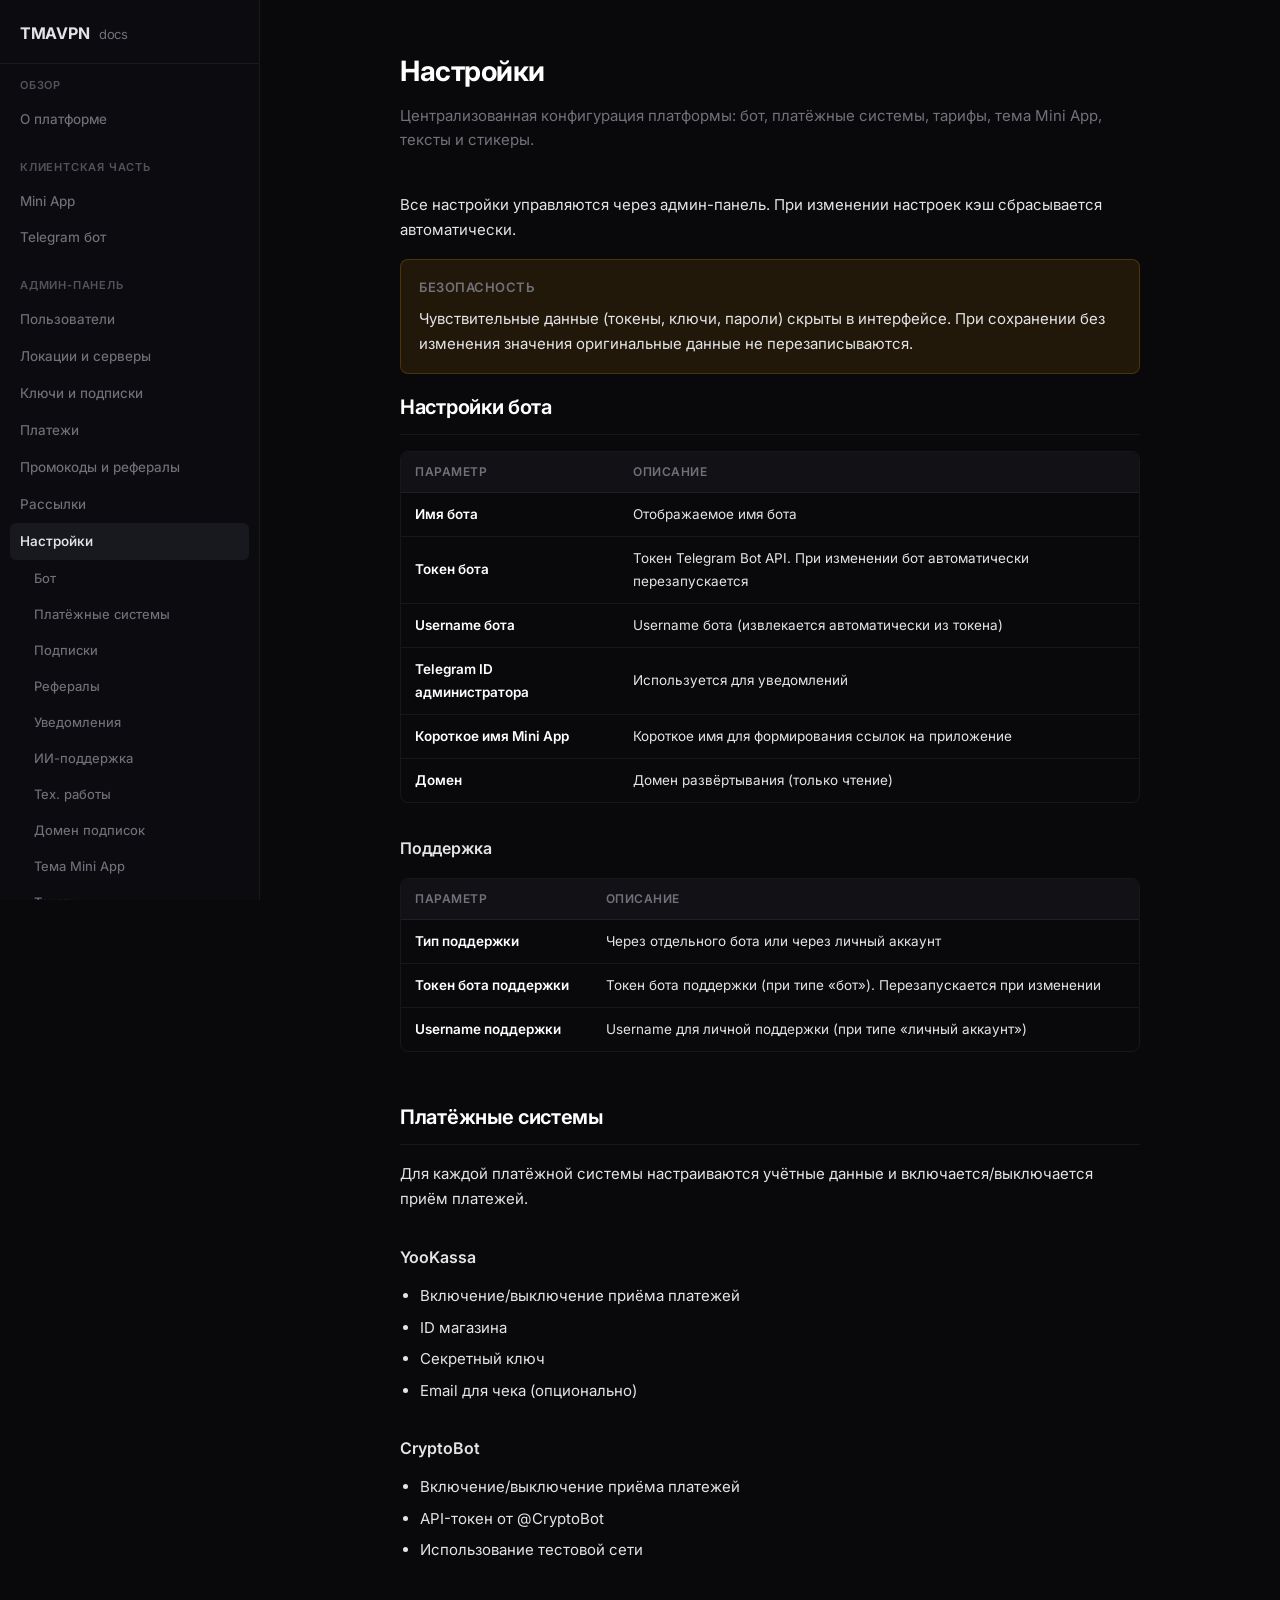
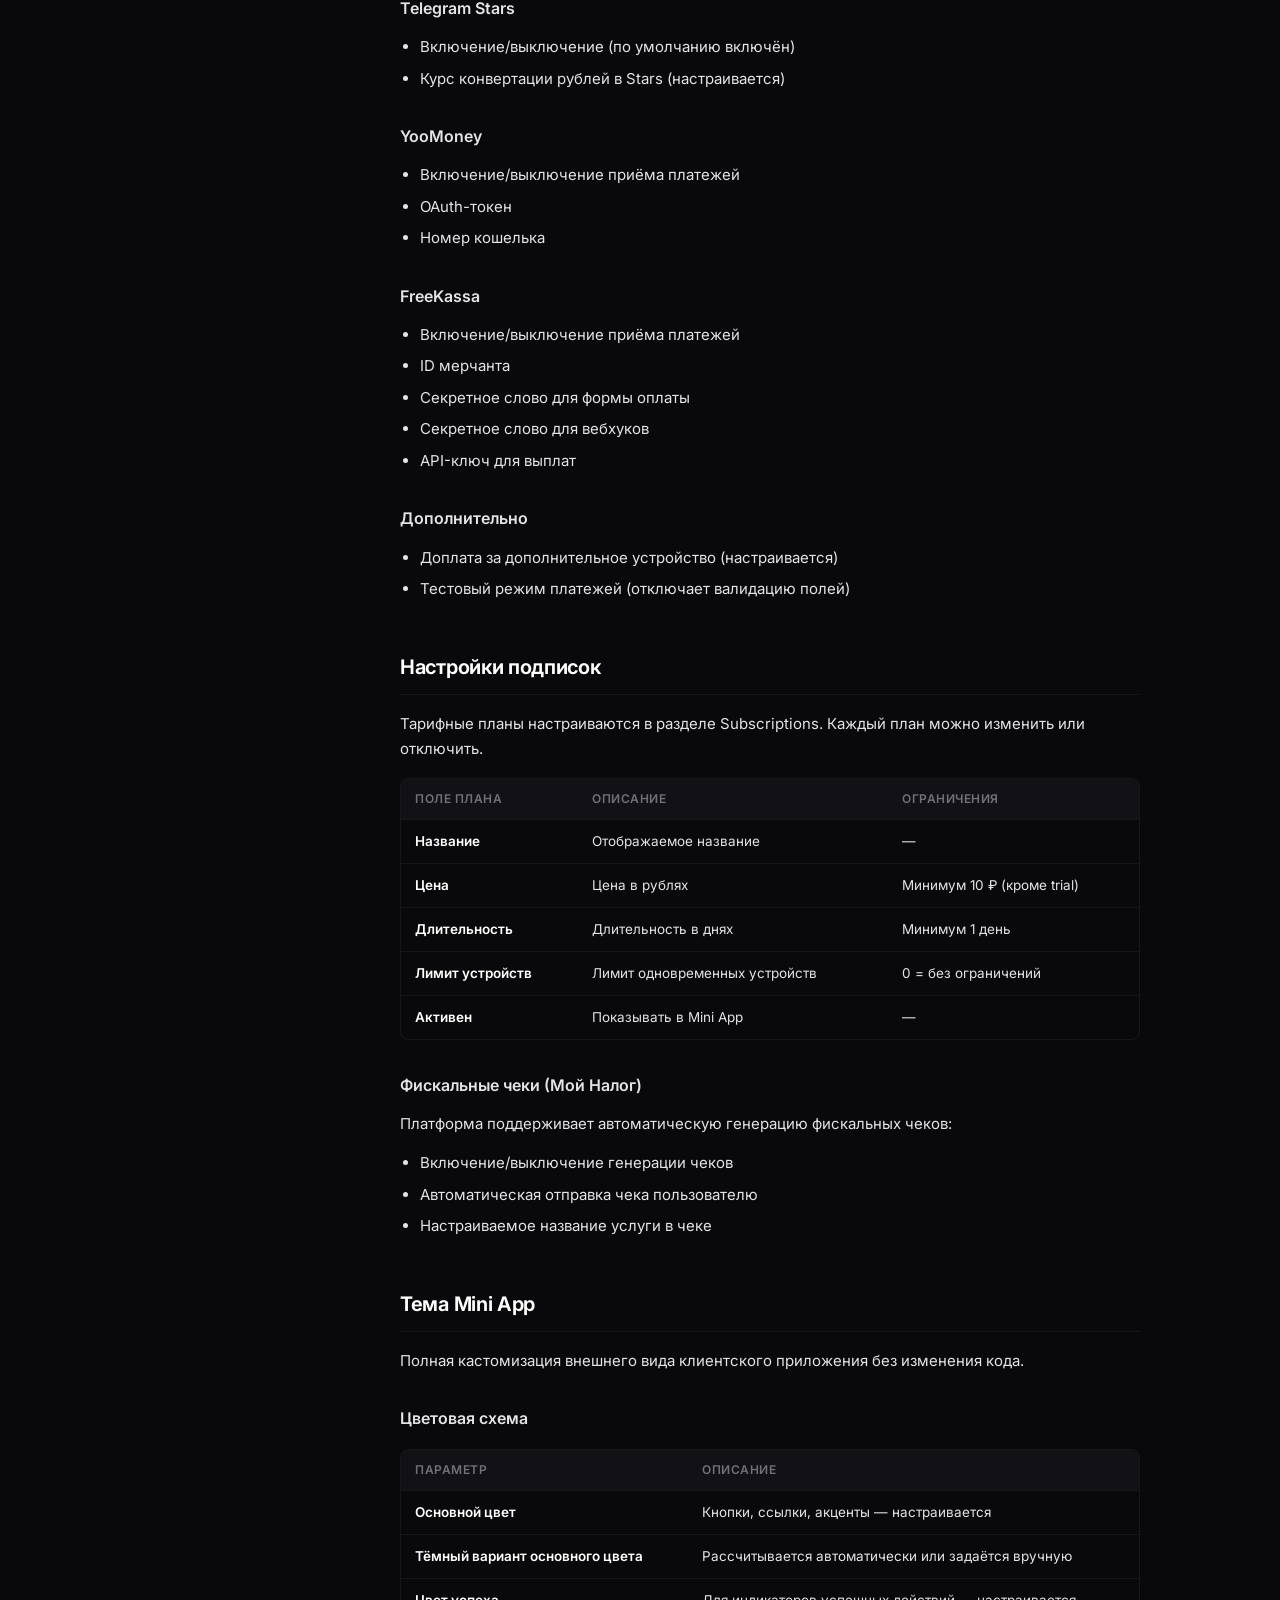
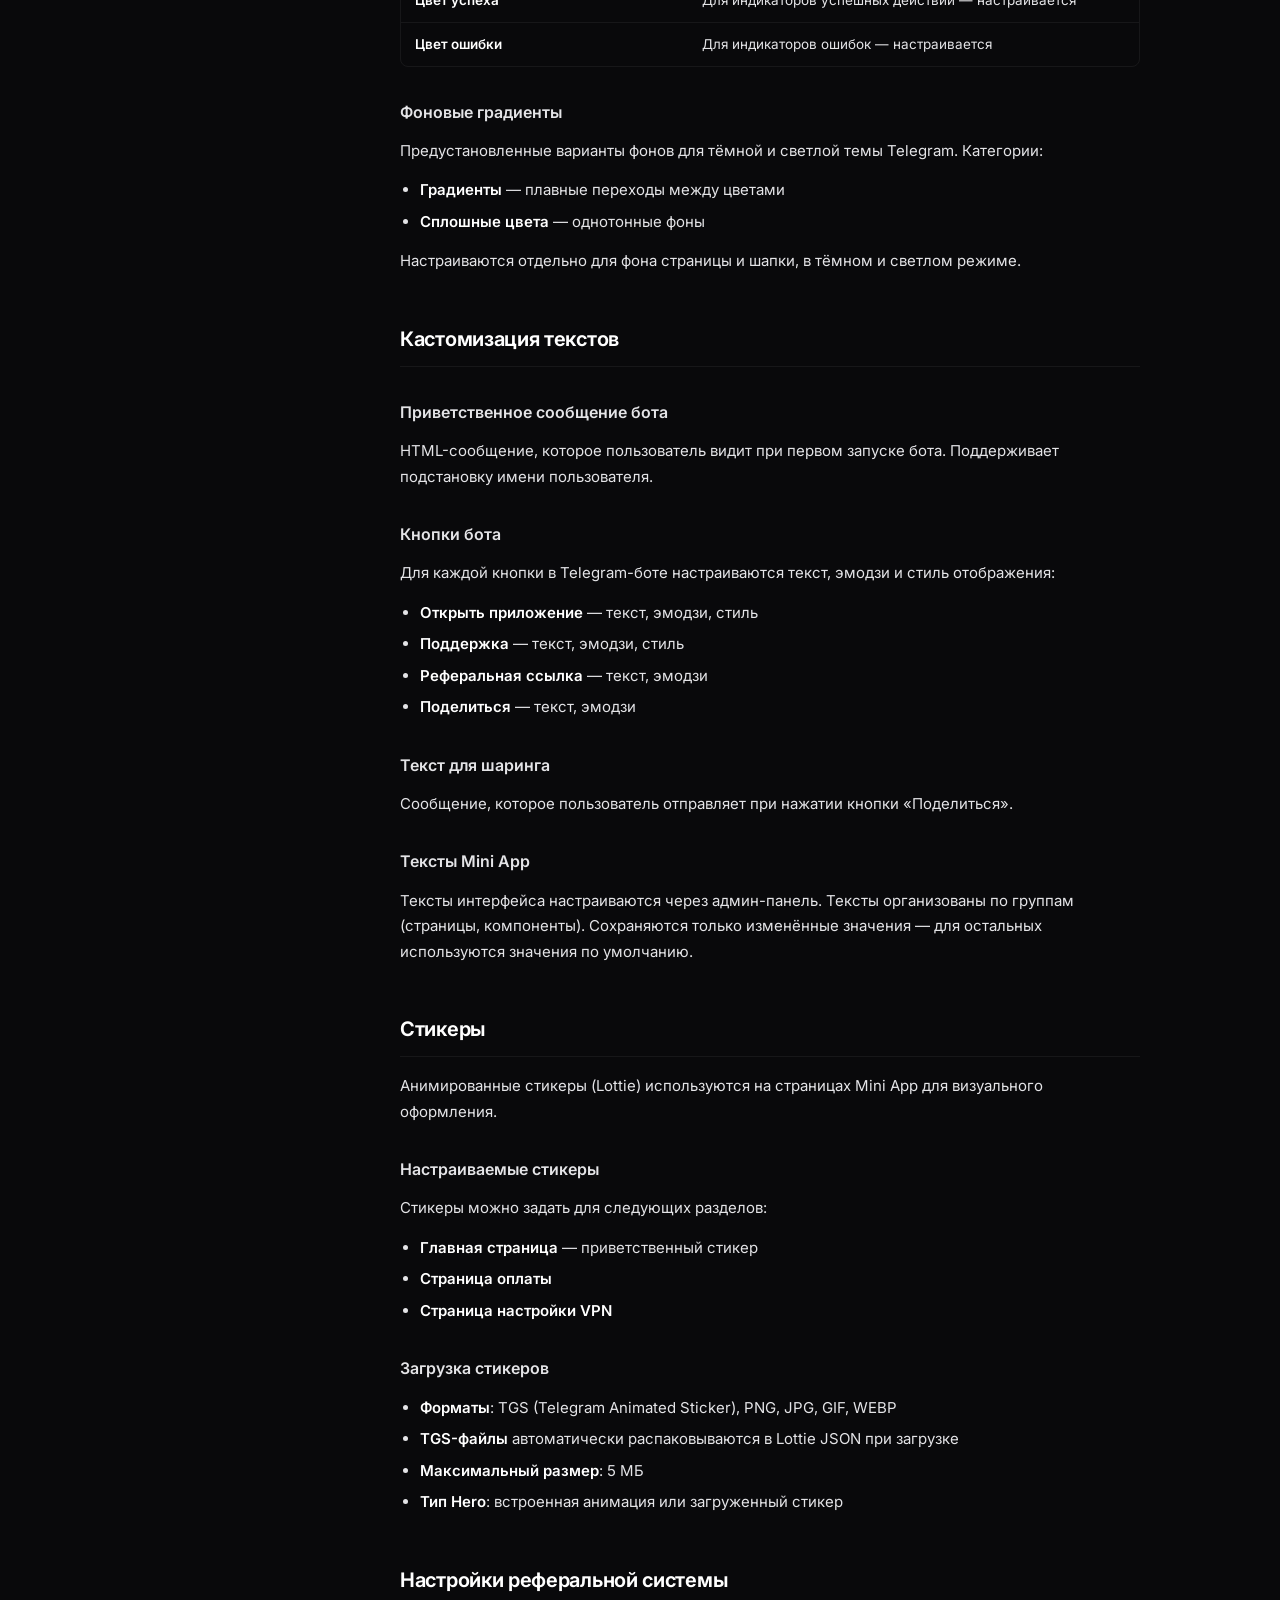
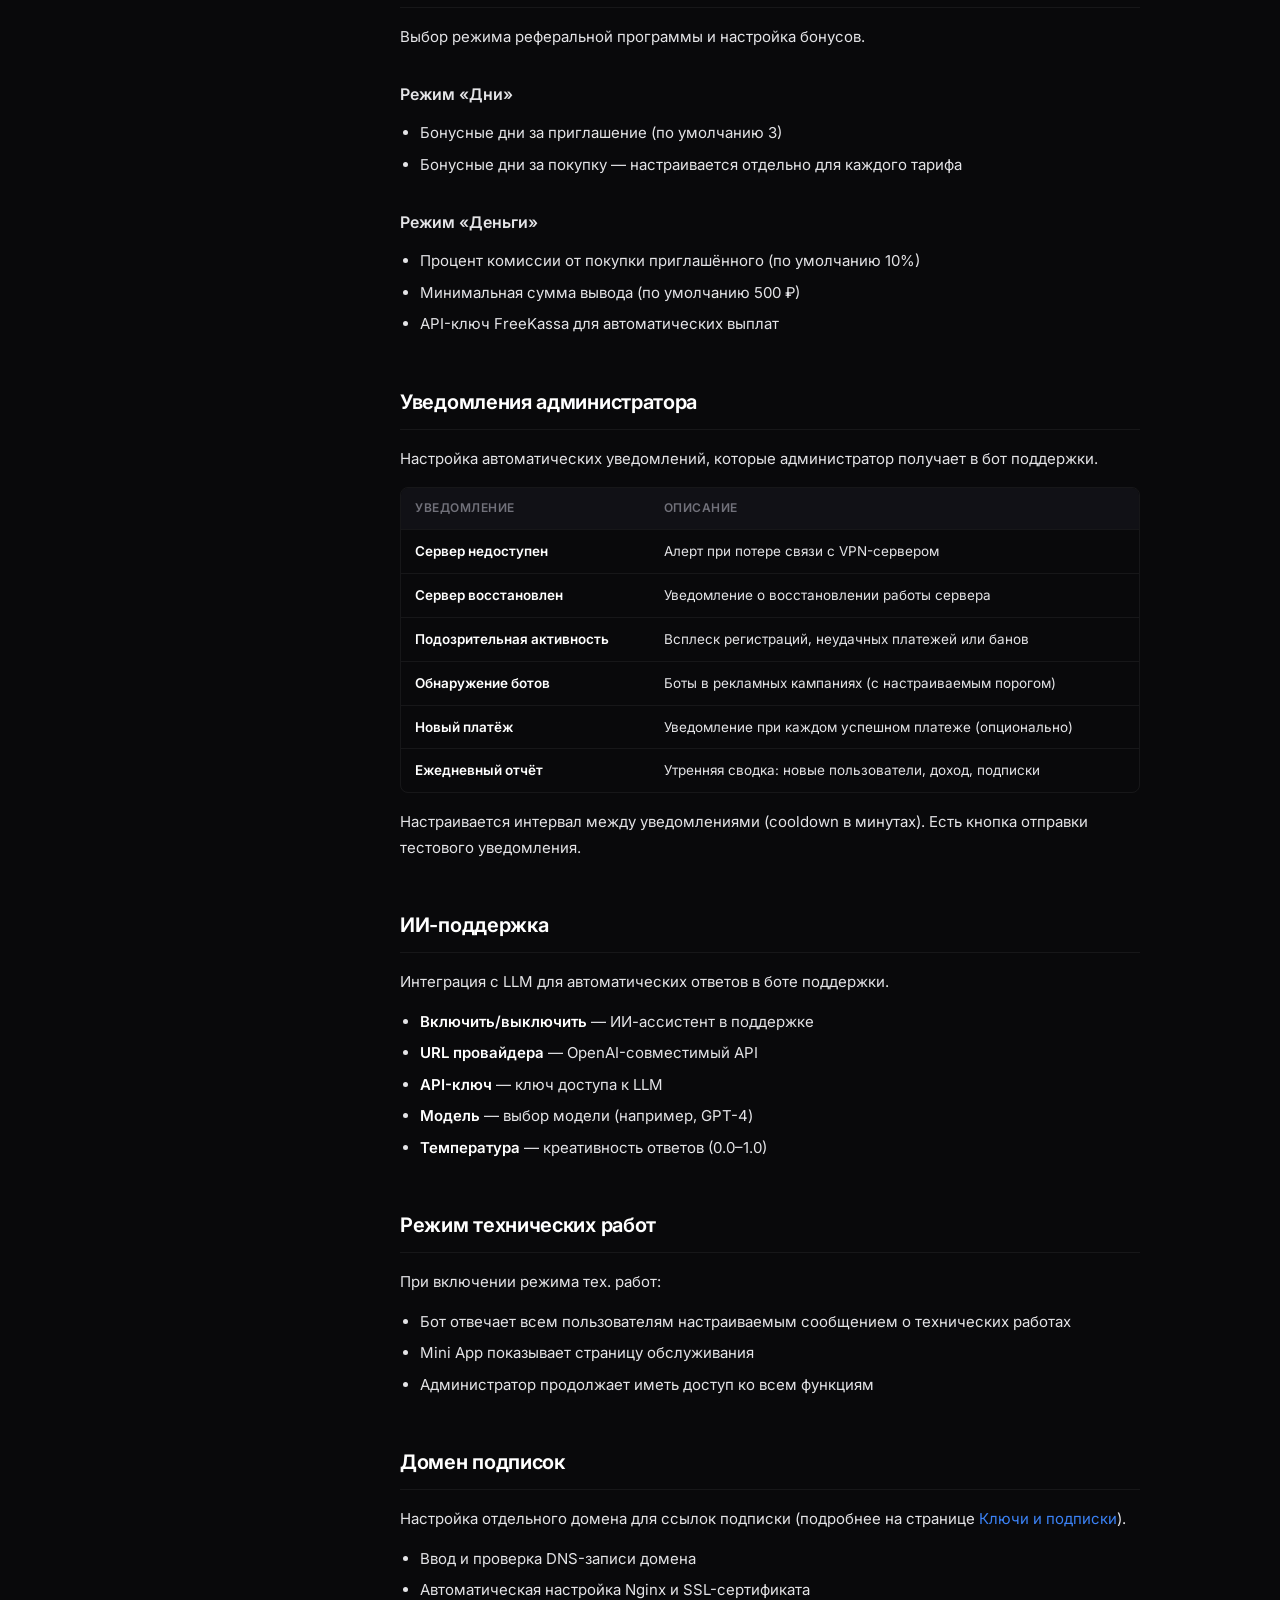
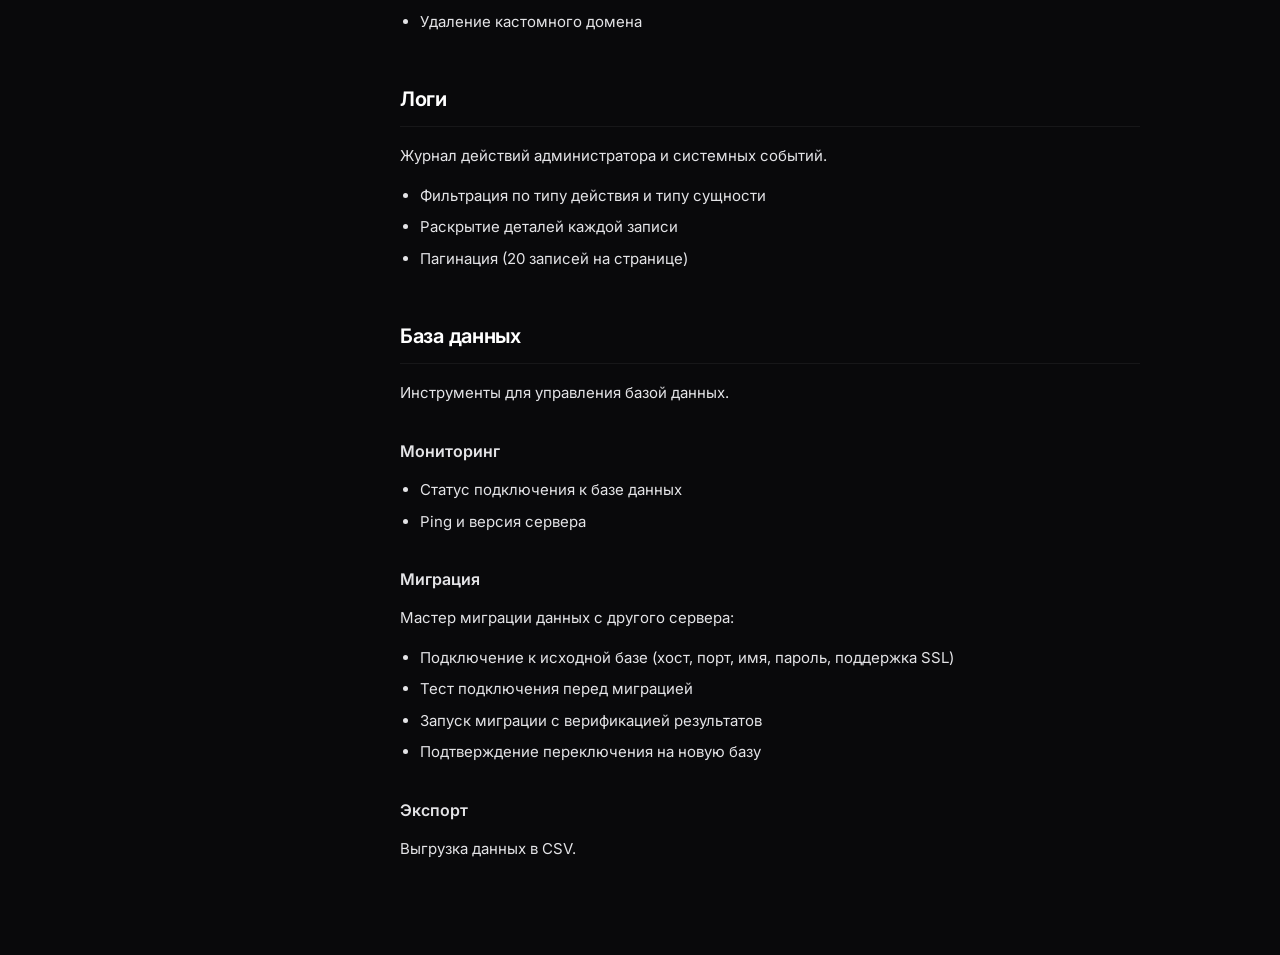
<file: docs/settings.html>
<!DOCTYPE html>
<html lang="ru">
<head>
  <meta charset="UTF-8">
  <meta name="viewport" content="width=device-width, initial-scale=1.0">
  <title>Настройки — TMAVPN Docs</title>
  <link rel="preconnect" href="https://fonts.googleapis.com">
  <link rel="preconnect" href="https://fonts.gstatic.com" crossorigin>
  <link href="https://fonts.googleapis.com/css2?family=Inter:wght@400;450;500;550;600;650;700&display=swap" rel="stylesheet">
  <link rel="stylesheet" href="css/style.css">
</head>
<body>
<div class="overlay"></div>
<div class="mobile-header">
  <button class="menu-btn" aria-label="Menu">
    <svg width="22" height="22" viewBox="0 0 24 24" fill="none" stroke="currentColor" stroke-width="2"><path d="M3 12h18M3 6h18M3 18h18"/></svg>
  </button>
  <span class="mobile-title">Настройки</span>
</div>

<div class="layout">
  <aside class="sidebar">
    <div class="sidebar-header">
      <div class="sidebar-logo">TMAVPN <span>docs</span></div>
    </div>
    <nav class="sidebar-nav">
      <div class="nav-section">
        <div class="nav-section-title">Обзор</div>
        <a href="index.html" class="nav-link">О платформе</a>
      </div>
      <div class="nav-section">
        <div class="nav-section-title">Клиентская часть</div>
        <a href="miniapp.html" class="nav-link">Mini App</a>
        <a href="bot.html" class="nav-link">Telegram бот</a>
      </div>
      <div class="nav-section">
        <div class="nav-section-title">Админ-панель</div>
        <a href="users.html" class="nav-link">Пользователи</a>
        <a href="locations.html" class="nav-link">Локации и серверы</a>
        <a href="keys.html" class="nav-link">Ключи и подписки</a>
        <a href="payments.html" class="nav-link">Платежи</a>
        <a href="promocodes.html" class="nav-link">Промокоды и рефералы</a>
        <a href="broadcasts.html" class="nav-link">Рассылки</a>
        <a href="settings.html" class="nav-link active">Настройки</a>
        <a href="settings.html#bot" class="nav-link nav-link-sub">Бот</a>
        <a href="settings.html#payments-config" class="nav-link nav-link-sub">Платёжные системы</a>
        <a href="settings.html#subscriptions" class="nav-link nav-link-sub">Подписки</a>
        <a href="settings.html#referrals-config" class="nav-link nav-link-sub">Рефералы</a>
        <a href="settings.html#notifications" class="nav-link nav-link-sub">Уведомления</a>
        <a href="settings.html#ai" class="nav-link nav-link-sub">ИИ-поддержка</a>
        <a href="settings.html#maintenance" class="nav-link nav-link-sub">Тех. работы</a>
        <a href="settings.html#domain" class="nav-link nav-link-sub">Домен подписок</a>
        <a href="settings.html#theme" class="nav-link nav-link-sub">Тема Mini App</a>
        <a href="settings.html#texts" class="nav-link nav-link-sub">Тексты</a>
        <a href="settings.html#stickers" class="nav-link nav-link-sub">Стикеры</a>
        <a href="settings.html#logs" class="nav-link nav-link-sub">Логи</a>
        <a href="settings.html#database" class="nav-link nav-link-sub">База данных</a>
        <a href="tracking.html" class="nav-link">Трекинг</a>
      </div>
    </nav>
  </aside>

  <main class="main">
    <div class="content">
      <h1 class="page-title">Настройки</h1>
      <p class="page-desc">Централизованная конфигурация платформы: бот, платёжные системы, тарифы, тема Mini App, тексты и стикеры.</p>

      <p>Все настройки управляются через админ-панель. При изменении настроек кэш сбрасывается автоматически.</p>

      <div class="info-block warning">
        <div class="info-block-title">Безопасность</div>
        <p>Чувствительные данные (токены, ключи, пароли) скрыты в интерфейсе. При сохранении без изменения значения оригинальные данные не перезаписываются.</p>
      </div>

      <h2 id="bot">Настройки бота</h2>

      <div class="table-wrap">
        <table>
          <thead>
            <tr><th>Параметр</th><th>Описание</th></tr>
          </thead>
          <tbody>
            <tr><td><strong>Имя бота</strong></td><td>Отображаемое имя бота</td></tr>
            <tr><td><strong>Токен бота</strong></td><td>Токен Telegram Bot API. При изменении бот автоматически перезапускается</td></tr>
            <tr><td><strong>Username бота</strong></td><td>Username бота (извлекается автоматически из токена)</td></tr>
            <tr><td><strong>Telegram ID администратора</strong></td><td>Используется для уведомлений</td></tr>
            <tr><td><strong>Короткое имя Mini App</strong></td><td>Короткое имя для формирования ссылок на приложение</td></tr>
            <tr><td><strong>Домен</strong></td><td>Домен развёртывания (только чтение)</td></tr>
          </tbody>
        </table>
      </div>

      <h3>Поддержка</h3>
      <div class="table-wrap">
        <table>
          <thead>
            <tr><th>Параметр</th><th>Описание</th></tr>
          </thead>
          <tbody>
            <tr><td><strong>Тип поддержки</strong></td><td>Через отдельного бота или через личный аккаунт</td></tr>
            <tr><td><strong>Токен бота поддержки</strong></td><td>Токен бота поддержки (при типе «бот»). Перезапускается при изменении</td></tr>
            <tr><td><strong>Username поддержки</strong></td><td>Username для личной поддержки (при типе «личный аккаунт»)</td></tr>
          </tbody>
        </table>
      </div>

      <h2 id="payments-config">Платёжные системы</h2>
      <p>Для каждой платёжной системы настраиваются учётные данные и включается/выключается приём платежей.</p>

      <h3>YooKassa</h3>
      <ul>
        <li>Включение/выключение приёма платежей</li>
        <li>ID магазина</li>
        <li>Секретный ключ</li>
        <li>Email для чека (опционально)</li>
      </ul>

      <h3>CryptoBot</h3>
      <ul>
        <li>Включение/выключение приёма платежей</li>
        <li>API-токен от @CryptoBot</li>
        <li>Использование тестовой сети</li>
      </ul>

      <h3>Telegram Stars</h3>
      <ul>
        <li>Включение/выключение (по умолчанию включён)</li>
        <li>Курс конвертации рублей в Stars (настраивается)</li>
      </ul>

      <h3>YooMoney</h3>
      <ul>
        <li>Включение/выключение приёма платежей</li>
        <li>OAuth-токен</li>
        <li>Номер кошелька</li>
      </ul>

      <h3>FreeKassa</h3>
      <ul>
        <li>Включение/выключение приёма платежей</li>
        <li>ID мерчанта</li>
        <li>Секретное слово для формы оплаты</li>
        <li>Секретное слово для вебхуков</li>
        <li>API-ключ для выплат</li>
      </ul>

      <h3>Дополнительно</h3>
      <ul>
        <li>Доплата за дополнительное устройство (настраивается)</li>
        <li>Тестовый режим платежей (отключает валидацию полей)</li>
      </ul>

      <h2 id="subscriptions">Настройки подписок</h2>
      <p>Тарифные планы настраиваются в разделе Subscriptions. Каждый план можно изменить или отключить.</p>

      <div class="table-wrap">
        <table>
          <thead>
            <tr><th>Поле плана</th><th>Описание</th><th>Ограничения</th></tr>
          </thead>
          <tbody>
            <tr><td><strong>Название</strong></td><td>Отображаемое название</td><td>—</td></tr>
            <tr><td><strong>Цена</strong></td><td>Цена в рублях</td><td>Минимум 10 ₽ (кроме trial)</td></tr>
            <tr><td><strong>Длительность</strong></td><td>Длительность в днях</td><td>Минимум 1 день</td></tr>
            <tr><td><strong>Лимит устройств</strong></td><td>Лимит одновременных устройств</td><td>0 = без ограничений</td></tr>
            <tr><td><strong>Активен</strong></td><td>Показывать в Mini App</td><td>—</td></tr>
          </tbody>
        </table>
      </div>

      <h3>Фискальные чеки (Мой Налог)</h3>
      <p>Платформа поддерживает автоматическую генерацию фискальных чеков:</p>
      <ul>
        <li>Включение/выключение генерации чеков</li>
        <li>Автоматическая отправка чека пользователю</li>
        <li>Настраиваемое название услуги в чеке</li>
      </ul>

      <h2 id="theme">Тема Mini App</h2>
      <p>Полная кастомизация внешнего вида клиентского приложения без изменения кода.</p>

      <h3>Цветовая схема</h3>
      <div class="table-wrap">
        <table>
          <thead>
            <tr><th>Параметр</th><th>Описание</th></tr>
          </thead>
          <tbody>
            <tr><td><strong>Основной цвет</strong></td><td>Кнопки, ссылки, акценты — настраивается</td></tr>
            <tr><td><strong>Тёмный вариант основного цвета</strong></td><td>Рассчитывается автоматически или задаётся вручную</td></tr>
            <tr><td><strong>Цвет успеха</strong></td><td>Для индикаторов успешных действий — настраивается</td></tr>
            <tr><td><strong>Цвет ошибки</strong></td><td>Для индикаторов ошибок — настраивается</td></tr>
          </tbody>
        </table>
      </div>

      <h3>Фоновые градиенты</h3>
      <p>Предустановленные варианты фонов для тёмной и светлой темы Telegram. Категории:</p>
      <ul>
        <li><strong>Градиенты</strong> — плавные переходы между цветами</li>
        <li><strong>Сплошные цвета</strong> — однотонные фоны</li>
      </ul>
      <p>Настраиваются отдельно для фона страницы и шапки, в тёмном и светлом режиме.</p>

      <h2 id="texts">Кастомизация текстов</h2>

      <h3>Приветственное сообщение бота</h3>
      <p>HTML-сообщение, которое пользователь видит при первом запуске бота. Поддерживает подстановку имени пользователя.</p>

      <h3>Кнопки бота</h3>
      <p>Для каждой кнопки в Telegram-боте настраиваются текст, эмодзи и стиль отображения:</p>
      <ul>
        <li><strong>Открыть приложение</strong> — текст, эмодзи, стиль</li>
        <li><strong>Поддержка</strong> — текст, эмодзи, стиль</li>
        <li><strong>Реферальная ссылка</strong> — текст, эмодзи</li>
        <li><strong>Поделиться</strong> — текст, эмодзи</li>
      </ul>

      <h3>Текст для шаринга</h3>
      <p>Сообщение, которое пользователь отправляет при нажатии кнопки «Поделиться».</p>

      <h3>Тексты Mini App</h3>
      <p>Тексты интерфейса настраиваются через админ-панель. Тексты организованы по группам (страницы, компоненты). Сохраняются только изменённые значения — для остальных используются значения по умолчанию.</p>

      <h2 id="stickers">Стикеры</h2>
      <p>Анимированные стикеры (Lottie) используются на страницах Mini App для визуального оформления.</p>

      <h3>Настраиваемые стикеры</h3>
      <p>Стикеры можно задать для следующих разделов:</p>
      <ul>
        <li><strong>Главная страница</strong> — приветственный стикер</li>
        <li><strong>Страница оплаты</strong></li>
        <li><strong>Страница настройки VPN</strong></li>
      </ul>

      <h3>Загрузка стикеров</h3>
      <ul>
        <li><strong>Форматы</strong>: TGS (Telegram Animated Sticker), PNG, JPG, GIF, WEBP</li>
        <li><strong>TGS-файлы</strong> автоматически распаковываются в Lottie JSON при загрузке</li>
        <li><strong>Максимальный размер</strong>: 5 МБ</li>
        <li><strong>Тип Hero</strong>: встроенная анимация или загруженный стикер</li>
      </ul>

      <h2 id="referrals-config">Настройки реферальной системы</h2>
      <p>Выбор режима реферальной программы и настройка бонусов.</p>

      <h3>Режим «Дни»</h3>
      <ul>
        <li>Бонусные дни за приглашение (по умолчанию 3)</li>
        <li>Бонусные дни за покупку — настраивается отдельно для каждого тарифа</li>
      </ul>

      <h3>Режим «Деньги»</h3>
      <ul>
        <li>Процент комиссии от покупки приглашённого (по умолчанию 10%)</li>
        <li>Минимальная сумма вывода (по умолчанию 500 ₽)</li>
        <li>API-ключ FreeKassa для автоматических выплат</li>
      </ul>

      <h2 id="notifications">Уведомления администратора</h2>
      <p>Настройка автоматических уведомлений, которые администратор получает в бот поддержки.</p>

      <div class="table-wrap">
        <table>
          <thead>
            <tr><th>Уведомление</th><th>Описание</th></tr>
          </thead>
          <tbody>
            <tr><td><strong>Сервер недоступен</strong></td><td>Алерт при потере связи с VPN-сервером</td></tr>
            <tr><td><strong>Сервер восстановлен</strong></td><td>Уведомление о восстановлении работы сервера</td></tr>
            <tr><td><strong>Подозрительная активность</strong></td><td>Всплеск регистраций, неудачных платежей или банов</td></tr>
            <tr><td><strong>Обнаружение ботов</strong></td><td>Боты в рекламных кампаниях (с настраиваемым порогом)</td></tr>
            <tr><td><strong>Новый платёж</strong></td><td>Уведомление при каждом успешном платеже (опционально)</td></tr>
            <tr><td><strong>Ежедневный отчёт</strong></td><td>Утренняя сводка: новые пользователи, доход, подписки</td></tr>
          </tbody>
        </table>
      </div>
      <p>Настраивается интервал между уведомлениями (cooldown в минутах). Есть кнопка отправки тестового уведомления.</p>

      <h2 id="ai">ИИ-поддержка</h2>
      <p>Интеграция с LLM для автоматических ответов в боте поддержки.</p>
      <ul>
        <li><strong>Включить/выключить</strong> — ИИ-ассистент в поддержке</li>
        <li><strong>URL провайдера</strong> — OpenAI-совместимый API</li>
        <li><strong>API-ключ</strong> — ключ доступа к LLM</li>
        <li><strong>Модель</strong> — выбор модели (например, GPT-4)</li>
        <li><strong>Температура</strong> — креативность ответов (0.0–1.0)</li>
      </ul>

      <h2 id="maintenance">Режим технических работ</h2>
      <p>При включении режима тех. работ:</p>
      <ul>
        <li>Бот отвечает всем пользователям настраиваемым сообщением о технических работах</li>
        <li>Mini App показывает страницу обслуживания</li>
        <li>Администратор продолжает иметь доступ ко всем функциям</li>
      </ul>

      <h2 id="domain">Домен подписок</h2>
      <p>Настройка отдельного домена для ссылок подписки (подробнее на странице <a href="keys.html#subscription-domain">Ключи и подписки</a>).</p>
      <ul>
        <li>Ввод и проверка DNS-записи домена</li>
        <li>Автоматическая настройка Nginx и SSL-сертификата</li>
        <li>Удаление кастомного домена</li>
      </ul>

      <h2 id="logs">Логи</h2>
      <p>Журнал действий администратора и системных событий.</p>
      <ul>
        <li>Фильтрация по типу действия и типу сущности</li>
        <li>Раскрытие деталей каждой записи</li>
        <li>Пагинация (20 записей на странице)</li>
      </ul>

      <h2 id="database">База данных</h2>
      <p>Инструменты для управления базой данных.</p>

      <h3>Мониторинг</h3>
      <ul>
        <li>Статус подключения к базе данных</li>
        <li>Ping и версия сервера</li>
      </ul>

      <h3>Миграция</h3>
      <p>Мастер миграции данных с другого сервера:</p>
      <ul>
        <li>Подключение к исходной базе (хост, порт, имя, пароль, поддержка SSL)</li>
        <li>Тест подключения перед миграцией</li>
        <li>Запуск миграции с верификацией результатов</li>
        <li>Подтверждение переключения на новую базу</li>
      </ul>

      <h3>Экспорт</h3>
      <p>Выгрузка данных в CSV.</p>

    </div>
  </main>
</div>

<script src="js/main.js"></script>
</body>
</html>
</file>
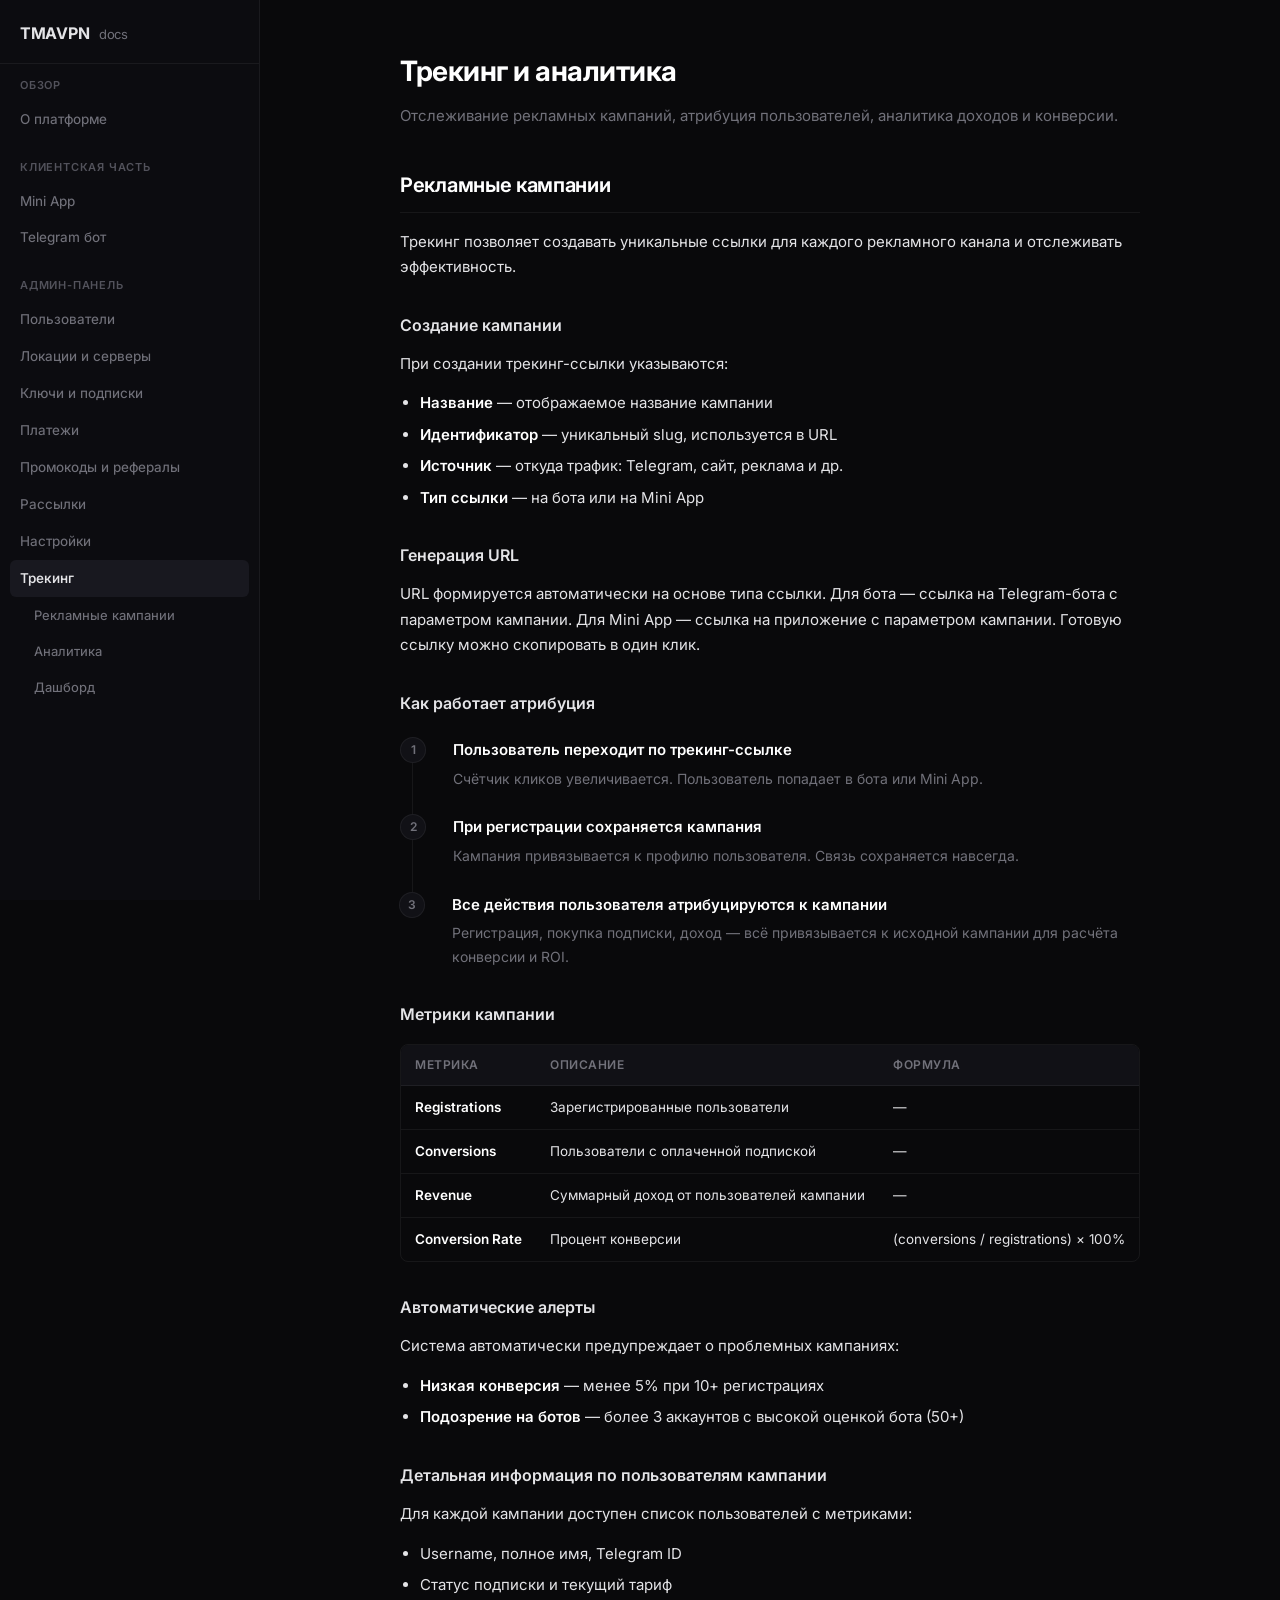
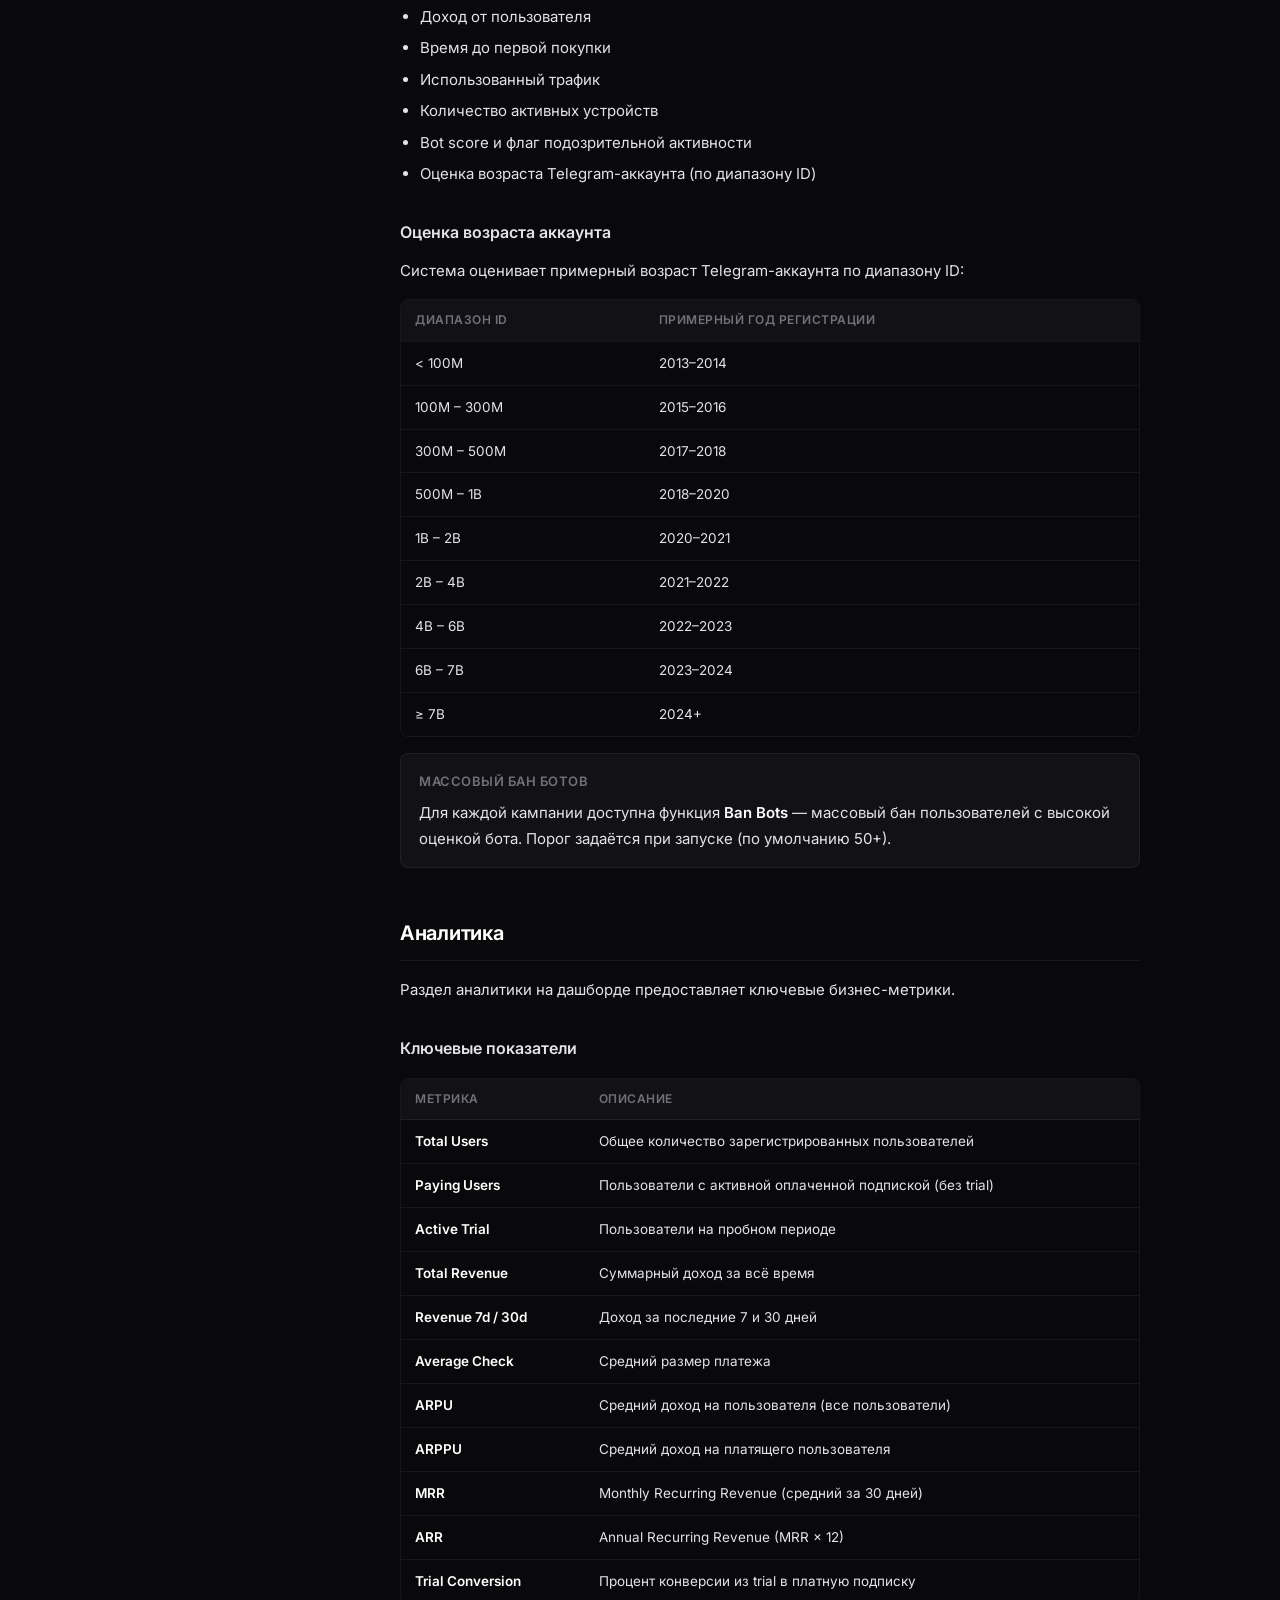
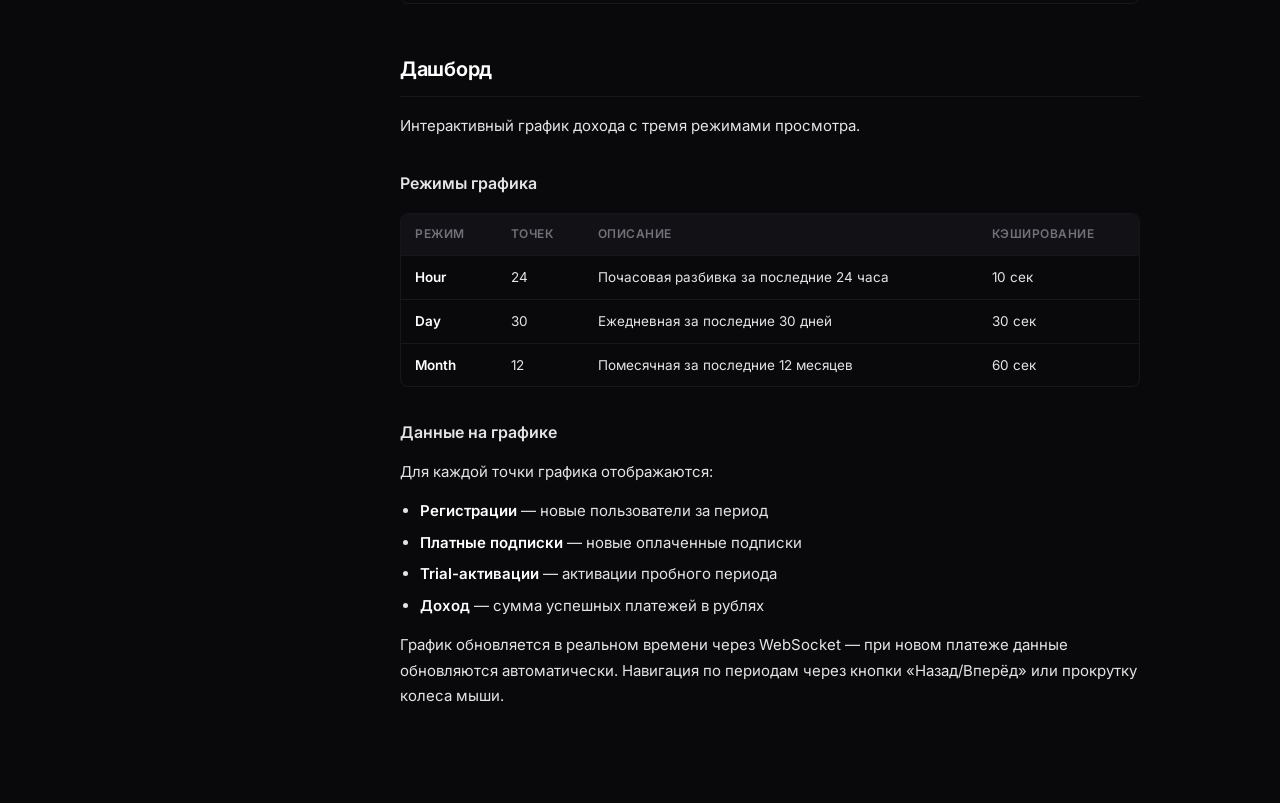
<file: docs/tracking.html>
<!DOCTYPE html>
<html lang="ru">
<head>
  <meta charset="UTF-8">
  <meta name="viewport" content="width=device-width, initial-scale=1.0">
  <title>Трекинг и аналитика — TMAVPN Docs</title>
  <link rel="preconnect" href="https://fonts.googleapis.com">
  <link rel="preconnect" href="https://fonts.gstatic.com" crossorigin>
  <link href="https://fonts.googleapis.com/css2?family=Inter:wght@400;450;500;550;600;650;700&display=swap" rel="stylesheet">
  <link rel="stylesheet" href="css/style.css">
</head>
<body>
<div class="overlay"></div>
<div class="mobile-header">
  <button class="menu-btn" aria-label="Menu">
    <svg width="22" height="22" viewBox="0 0 24 24" fill="none" stroke="currentColor" stroke-width="2"><path d="M3 12h18M3 6h18M3 18h18"/></svg>
  </button>
  <span class="mobile-title">Трекинг и аналитика</span>
</div>

<div class="layout">
  <aside class="sidebar">
    <div class="sidebar-header">
      <div class="sidebar-logo">TMAVPN <span>docs</span></div>
    </div>
    <nav class="sidebar-nav">
      <div class="nav-section">
        <div class="nav-section-title">Обзор</div>
        <a href="index.html" class="nav-link">О платформе</a>
      </div>
      <div class="nav-section">
        <div class="nav-section-title">Клиентская часть</div>
        <a href="miniapp.html" class="nav-link">Mini App</a>
        <a href="bot.html" class="nav-link">Telegram бот</a>
      </div>
      <div class="nav-section">
        <div class="nav-section-title">Админ-панель</div>
        <a href="users.html" class="nav-link">Пользователи</a>
        <a href="locations.html" class="nav-link">Локации и серверы</a>
        <a href="keys.html" class="nav-link">Ключи и подписки</a>
        <a href="payments.html" class="nav-link">Платежи</a>
        <a href="promocodes.html" class="nav-link">Промокоды и рефералы</a>
        <a href="broadcasts.html" class="nav-link">Рассылки</a>
        <a href="settings.html" class="nav-link">Настройки</a>
        <a href="tracking.html" class="nav-link active">Трекинг</a>
        <a href="tracking.html#campaigns" class="nav-link nav-link-sub">Рекламные кампании</a>
        <a href="tracking.html#analytics" class="nav-link nav-link-sub">Аналитика</a>
        <a href="tracking.html#dashboard" class="nav-link nav-link-sub">Дашборд</a>
      </div>
    </nav>
  </aside>

  <main class="main">
    <div class="content">
      <h1 class="page-title">Трекинг и аналитика</h1>
      <p class="page-desc">Отслеживание рекламных кампаний, атрибуция пользователей, аналитика доходов и конверсии.</p>

      <h2 id="campaigns">Рекламные кампании</h2>
      <p>Трекинг позволяет создавать уникальные ссылки для каждого рекламного канала и отслеживать эффективность.</p>

      <h3>Создание кампании</h3>
      <p>При создании трекинг-ссылки указываются:</p>
      <ul>
        <li><strong>Название</strong> — отображаемое название кампании</li>
        <li><strong>Идентификатор</strong> — уникальный slug, используется в URL</li>
        <li><strong>Источник</strong> — откуда трафик: Telegram, сайт, реклама и др.</li>
        <li><strong>Тип ссылки</strong> — на бота или на Mini App</li>
      </ul>

      <h3>Генерация URL</h3>
      <p>URL формируется автоматически на основе типа ссылки. Для бота — ссылка на Telegram-бота с параметром кампании. Для Mini App — ссылка на приложение с параметром кампании. Готовую ссылку можно скопировать в один клик.</p>

      <h3>Как работает атрибуция</h3>
      <div class="steps">
        <div class="step">
          <div class="step-title">Пользователь переходит по трекинг-ссылке</div>
          <div class="step-desc">Счётчик кликов увеличивается. Пользователь попадает в бота или Mini App.</div>
        </div>
        <div class="step">
          <div class="step-title">При регистрации сохраняется кампания</div>
          <div class="step-desc">Кампания привязывается к профилю пользователя. Связь сохраняется навсегда.</div>
        </div>
        <div class="step">
          <div class="step-title">Все действия пользователя атрибуцируются к кампании</div>
          <div class="step-desc">Регистрация, покупка подписки, доход — всё привязывается к исходной кампании для расчёта конверсии и ROI.</div>
        </div>
      </div>

      <h3>Метрики кампании</h3>
      <div class="table-wrap">
        <table>
          <thead>
            <tr><th>Метрика</th><th>Описание</th><th>Формула</th></tr>
          </thead>
          <tbody>
            <tr><td><strong>Registrations</strong></td><td>Зарегистрированные пользователи</td><td>—</td></tr>
            <tr><td><strong>Conversions</strong></td><td>Пользователи с оплаченной подпиской</td><td>—</td></tr>
            <tr><td><strong>Revenue</strong></td><td>Суммарный доход от пользователей кампании</td><td>—</td></tr>
            <tr><td><strong>Conversion Rate</strong></td><td>Процент конверсии</td><td>(conversions / registrations) × 100%</td></tr>
          </tbody>
        </table>
      </div>

      <h3>Автоматические алерты</h3>
      <p>Система автоматически предупреждает о проблемных кампаниях:</p>
      <ul>
        <li><strong>Низкая конверсия</strong> — менее 5% при 10+ регистрациях</li>
        <li><strong>Подозрение на ботов</strong> — более 3 аккаунтов с высокой оценкой бота (50+)</li>
      </ul>

      <h3>Детальная информация по пользователям кампании</h3>
      <p>Для каждой кампании доступен список пользователей с метриками:</p>
      <ul>
        <li>Username, полное имя, Telegram ID</li>
        <li>Статус подписки и текущий тариф</li>
        <li>Доход от пользователя</li>
        <li>Время до первой покупки</li>
        <li>Использованный трафик</li>
        <li>Количество активных устройств</li>
        <li>Bot score и флаг подозрительной активности</li>
        <li>Оценка возраста Telegram-аккаунта (по диапазону ID)</li>
      </ul>

      <h3>Оценка возраста аккаунта</h3>
      <p>Система оценивает примерный возраст Telegram-аккаунта по диапазону ID:</p>
      <div class="table-wrap">
        <table>
          <thead>
            <tr><th>Диапазон ID</th><th>Примерный год регистрации</th></tr>
          </thead>
          <tbody>
            <tr><td>&lt; 100M</td><td>2013–2014</td></tr>
            <tr><td>100M – 300M</td><td>2015–2016</td></tr>
            <tr><td>300M – 500M</td><td>2017–2018</td></tr>
            <tr><td>500M – 1B</td><td>2018–2020</td></tr>
            <tr><td>1B – 2B</td><td>2020–2021</td></tr>
            <tr><td>2B – 4B</td><td>2021–2022</td></tr>
            <tr><td>4B – 6B</td><td>2022–2023</td></tr>
            <tr><td>6B – 7B</td><td>2023–2024</td></tr>
            <tr><td>&ge; 7B</td><td>2024+</td></tr>
          </tbody>
        </table>
      </div>

      <div class="info-block">
        <div class="info-block-title">Массовый бан ботов</div>
        <p>Для каждой кампании доступна функция <strong>Ban Bots</strong> — массовый бан пользователей с высокой оценкой бота. Порог задаётся при запуске (по умолчанию 50+).</p>
      </div>

      <h2 id="analytics">Аналитика</h2>
      <p>Раздел аналитики на дашборде предоставляет ключевые бизнес-метрики.</p>

      <h3>Ключевые показатели</h3>
      <div class="table-wrap">
        <table>
          <thead>
            <tr><th>Метрика</th><th>Описание</th></tr>
          </thead>
          <tbody>
            <tr><td><strong>Total Users</strong></td><td>Общее количество зарегистрированных пользователей</td></tr>
            <tr><td><strong>Paying Users</strong></td><td>Пользователи с активной оплаченной подпиской (без trial)</td></tr>
            <tr><td><strong>Active Trial</strong></td><td>Пользователи на пробном периоде</td></tr>
            <tr><td><strong>Total Revenue</strong></td><td>Суммарный доход за всё время</td></tr>
            <tr><td><strong>Revenue 7d / 30d</strong></td><td>Доход за последние 7 и 30 дней</td></tr>
            <tr><td><strong>Average Check</strong></td><td>Средний размер платежа</td></tr>
            <tr><td><strong>ARPU</strong></td><td>Средний доход на пользователя (все пользователи)</td></tr>
            <tr><td><strong>ARPPU</strong></td><td>Средний доход на платящего пользователя</td></tr>
            <tr><td><strong>MRR</strong></td><td>Monthly Recurring Revenue (средний за 30 дней)</td></tr>
            <tr><td><strong>ARR</strong></td><td>Annual Recurring Revenue (MRR × 12)</td></tr>
            <tr><td><strong>Trial Conversion</strong></td><td>Процент конверсии из trial в платную подписку</td></tr>
          </tbody>
        </table>
      </div>

      <h2 id="dashboard">Дашборд</h2>
      <p>Интерактивный график дохода с тремя режимами просмотра.</p>

      <h3>Режимы графика</h3>
      <div class="table-wrap">
        <table>
          <thead>
            <tr><th>Режим</th><th>Точек</th><th>Описание</th><th>Кэширование</th></tr>
          </thead>
          <tbody>
            <tr><td><strong>Hour</strong></td><td>24</td><td>Почасовая разбивка за последние 24 часа</td><td>10 сек</td></tr>
            <tr><td><strong>Day</strong></td><td>30</td><td>Ежедневная за последние 30 дней</td><td>30 сек</td></tr>
            <tr><td><strong>Month</strong></td><td>12</td><td>Помесячная за последние 12 месяцев</td><td>60 сек</td></tr>
          </tbody>
        </table>
      </div>

      <h3>Данные на графике</h3>
      <p>Для каждой точки графика отображаются:</p>
      <ul>
        <li><strong>Регистрации</strong> — новые пользователи за период</li>
        <li><strong>Платные подписки</strong> — новые оплаченные подписки</li>
        <li><strong>Trial-активации</strong> — активации пробного периода</li>
        <li><strong>Доход</strong> — сумма успешных платежей в рублях</li>
      </ul>

      <p>График обновляется в реальном времени через WebSocket — при новом платеже данные обновляются автоматически. Навигация по периодам через кнопки «Назад/Вперёд» или прокрутку колеса мыши.</p>

    </div>
  </main>
</div>

<script src="js/main.js"></script>
</body>
</html>
</file>
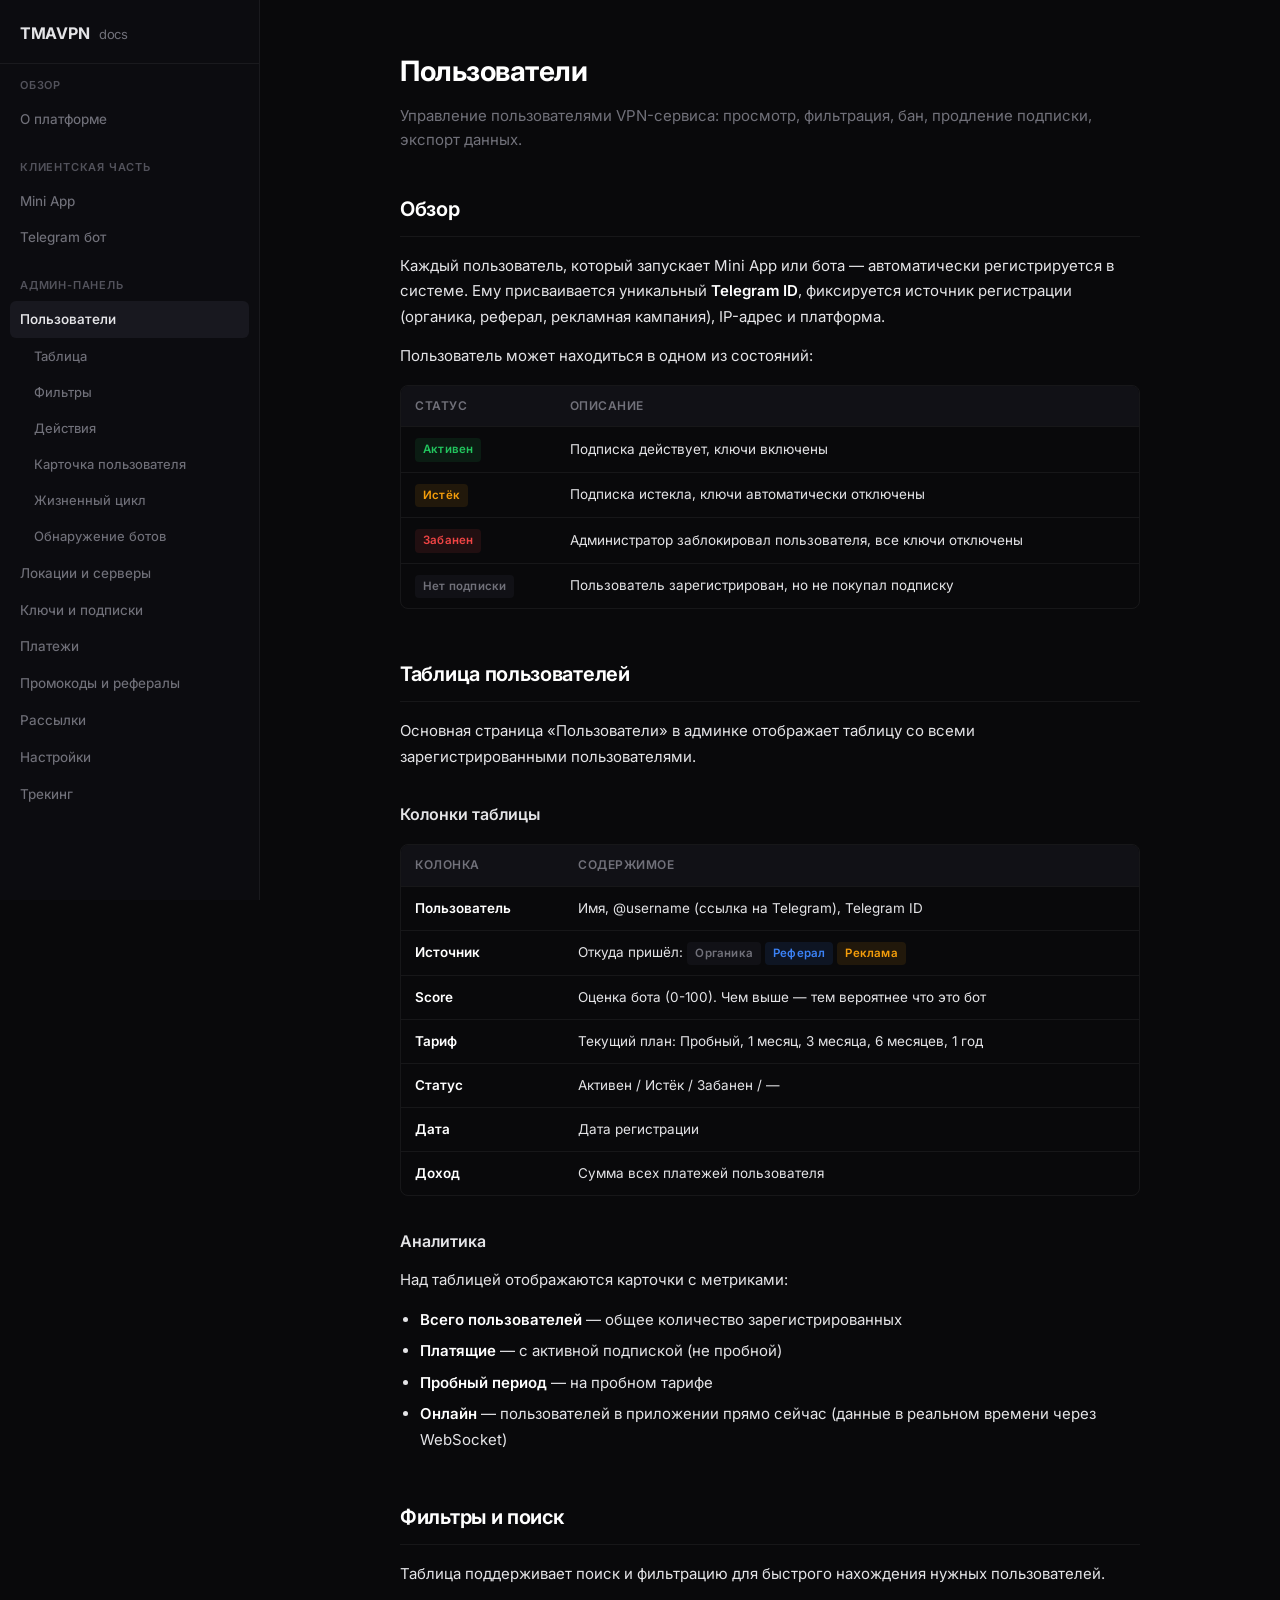
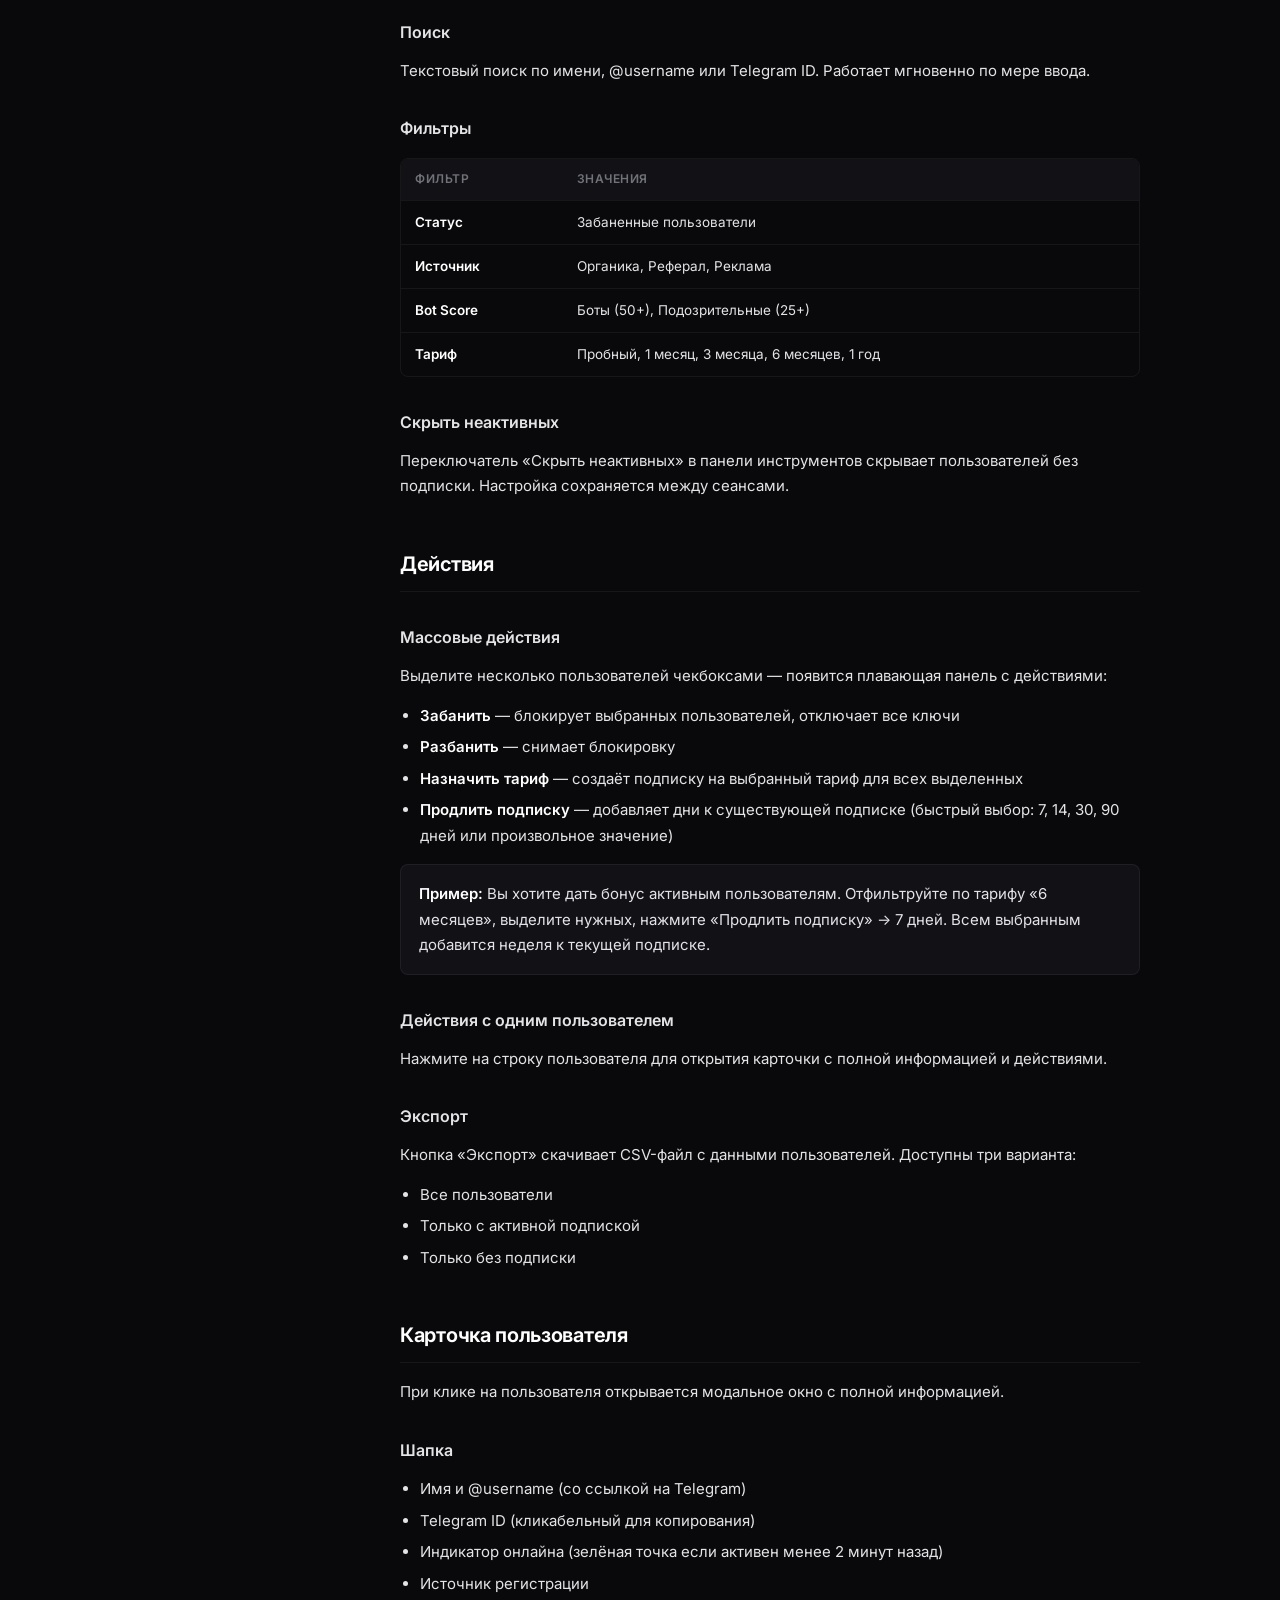
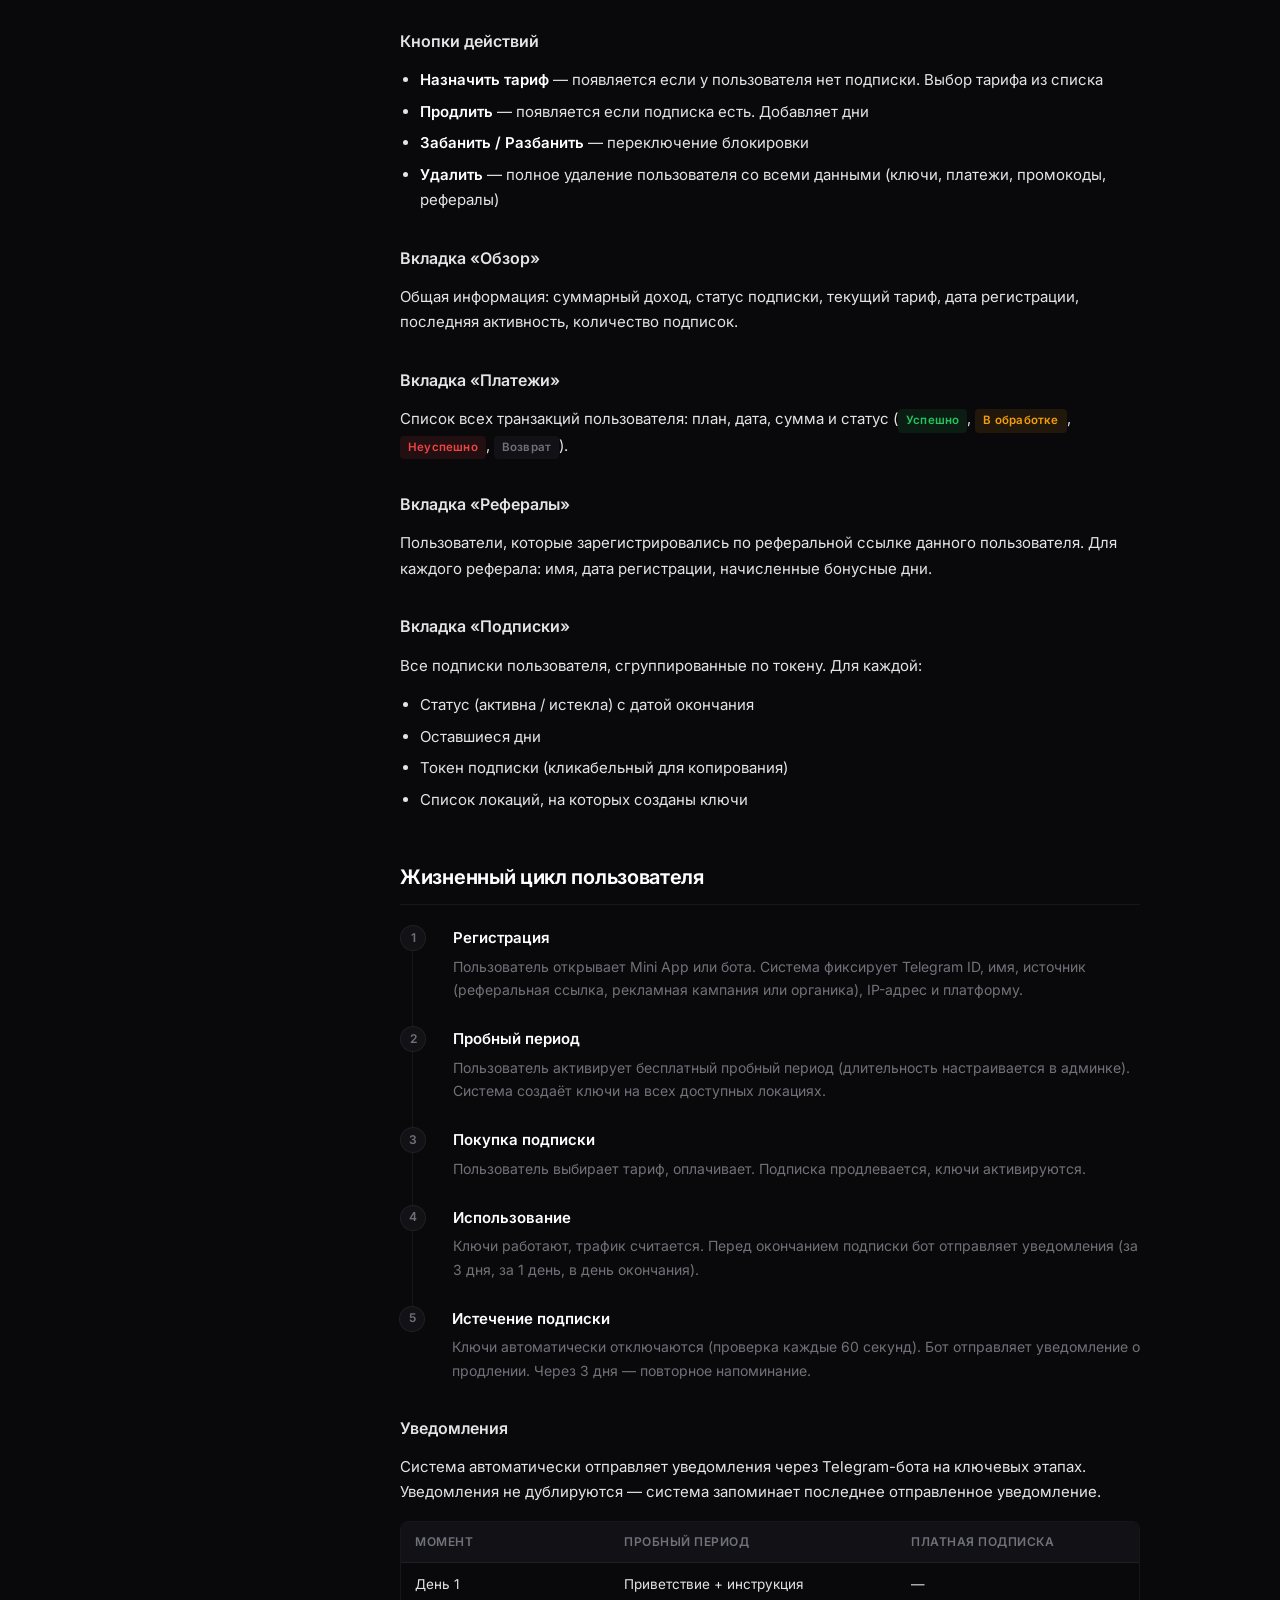
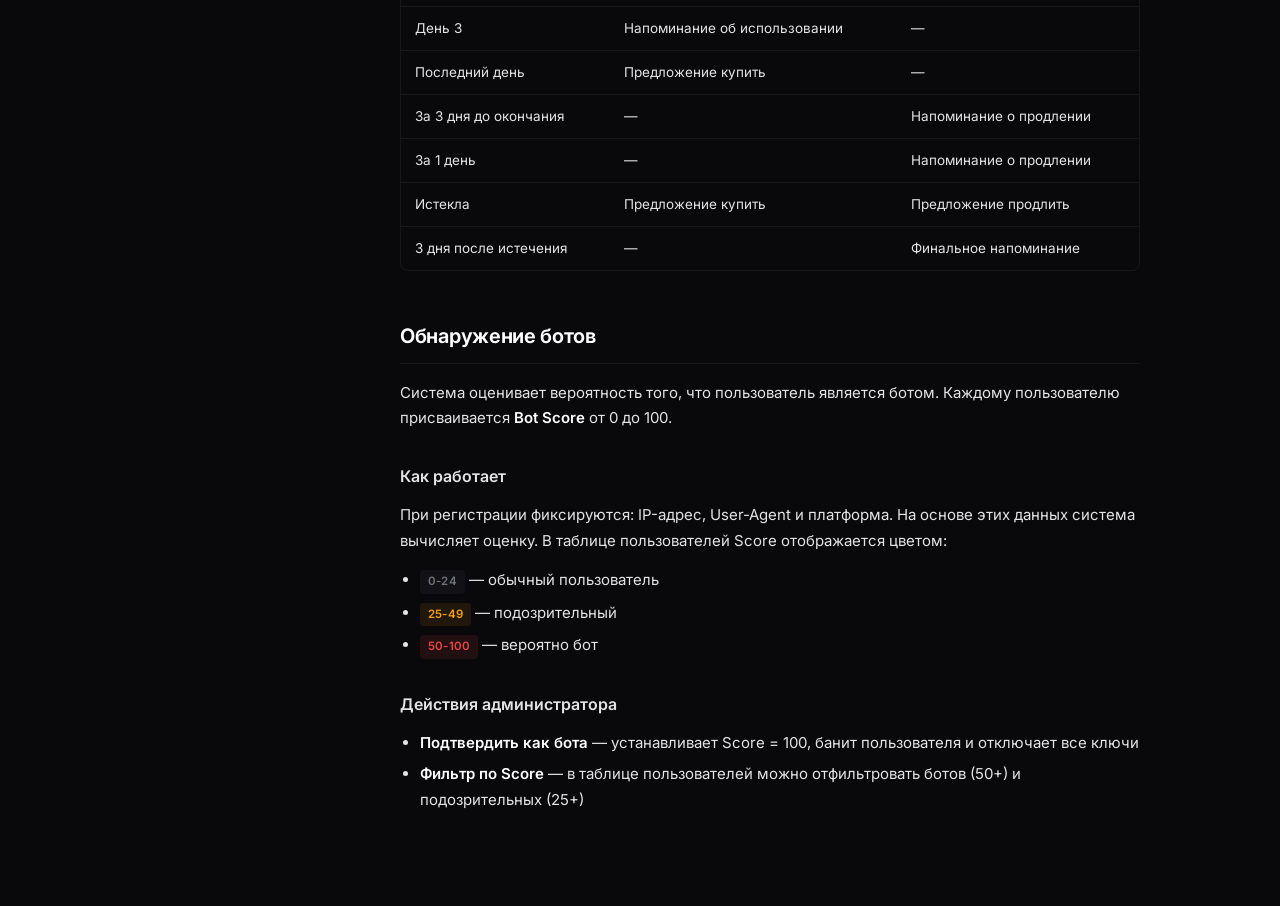
<file: docs/users.html>
<!DOCTYPE html>
<html lang="ru">
<head>
  <meta charset="UTF-8">
  <meta name="viewport" content="width=device-width, initial-scale=1.0">
  <title>Пользователи — TMAVPN Docs</title>
  <link rel="preconnect" href="https://fonts.googleapis.com">
  <link rel="preconnect" href="https://fonts.gstatic.com" crossorigin>
  <link href="https://fonts.googleapis.com/css2?family=Inter:wght@400;450;500;550;600;650;700&display=swap" rel="stylesheet">
  <link rel="stylesheet" href="css/style.css">
</head>
<body>
<div class="overlay"></div>
<div class="mobile-header">
  <button class="menu-btn" aria-label="Menu">
    <svg width="22" height="22" viewBox="0 0 24 24" fill="none" stroke="currentColor" stroke-width="2"><path d="M3 12h18M3 6h18M3 18h18"/></svg>
  </button>
  <span class="mobile-title">Пользователи</span>
</div>

<div class="layout">
  <aside class="sidebar">
    <div class="sidebar-header">
      <div class="sidebar-logo">TMAVPN <span>docs</span></div>
    </div>
    <nav class="sidebar-nav">
      <div class="nav-section">
        <div class="nav-section-title">Обзор</div>
        <a href="index.html" class="nav-link">О платформе</a>
      </div>
      <div class="nav-section">
        <div class="nav-section-title">Клиентская часть</div>
        <a href="miniapp.html" class="nav-link">Mini App</a>
        <a href="bot.html" class="nav-link">Telegram бот</a>
      </div>
      <div class="nav-section">
        <div class="nav-section-title">Админ-панель</div>
        <a href="users.html" class="nav-link active">Пользователи</a>
        <a href="users.html#table" class="nav-link nav-link-sub">Таблица</a>
        <a href="users.html#filters" class="nav-link nav-link-sub">Фильтры</a>
        <a href="users.html#actions" class="nav-link nav-link-sub">Действия</a>
        <a href="users.html#user-details" class="nav-link nav-link-sub">Карточка пользователя</a>
        <a href="users.html#lifecycle" class="nav-link nav-link-sub">Жизненный цикл</a>
        <a href="users.html#bot-detection" class="nav-link nav-link-sub">Обнаружение ботов</a>
        <a href="locations.html" class="nav-link">Локации и серверы</a>
        <a href="keys.html" class="nav-link">Ключи и подписки</a>
        <a href="payments.html" class="nav-link">Платежи</a>
        <a href="promocodes.html" class="nav-link">Промокоды и рефералы</a>
        <a href="broadcasts.html" class="nav-link">Рассылки</a>
        <a href="settings.html" class="nav-link">Настройки</a>
        <a href="tracking.html" class="nav-link">Трекинг</a>
      </div>
    </nav>
  </aside>

  <main class="main">
    <div class="content">
      <h1 class="page-title">Пользователи</h1>
      <p class="page-desc">Управление пользователями VPN-сервиса: просмотр, фильтрация, бан, продление подписки, экспорт данных.</p>

      <h2 id="overview">Обзор</h2>
      <p>Каждый пользователь, который запускает Mini App или бота — автоматически регистрируется в системе. Ему присваивается уникальный <strong>Telegram ID</strong>, фиксируется источник регистрации (органика, реферал, рекламная кампания), IP-адрес и платформа.</p>
      <p>Пользователь может находиться в одном из состояний:</p>

      <div class="table-wrap">
        <table>
          <thead><tr><th>Статус</th><th>Описание</th></tr></thead>
          <tbody>
            <tr><td><span class="badge badge-green">Активен</span></td><td>Подписка действует, ключи включены</td></tr>
            <tr><td><span class="badge badge-orange">Истёк</span></td><td>Подписка истекла, ключи автоматически отключены</td></tr>
            <tr><td><span class="badge badge-red">Забанен</span></td><td>Администратор заблокировал пользователя, все ключи отключены</td></tr>
            <tr><td><span class="badge badge-gray">Нет подписки</span></td><td>Пользователь зарегистрирован, но не покупал подписку</td></tr>
          </tbody>
        </table>
      </div>

      <h2 id="table">Таблица пользователей</h2>
      <p>Основная страница «Пользователи» в админке отображает таблицу со всеми зарегистрированными пользователями.</p>

      <h3>Колонки таблицы</h3>
      <div class="table-wrap">
        <table>
          <thead><tr><th>Колонка</th><th>Содержимое</th></tr></thead>
          <tbody>
            <tr><td><strong>Пользователь</strong></td><td>Имя, @username (ссылка на Telegram), Telegram ID</td></tr>
            <tr><td><strong>Источник</strong></td><td>Откуда пришёл: <span class="badge badge-gray">Органика</span> <span class="badge badge-blue">Реферал</span> <span class="badge badge-orange">Реклама</span></td></tr>
            <tr><td><strong>Score</strong></td><td>Оценка бота (0-100). Чем выше — тем вероятнее что это бот</td></tr>
            <tr><td><strong>Тариф</strong></td><td>Текущий план: Пробный, 1 месяц, 3 месяца, 6 месяцев, 1 год</td></tr>
            <tr><td><strong>Статус</strong></td><td>Активен / Истёк / Забанен / —</td></tr>
            <tr><td><strong>Дата</strong></td><td>Дата регистрации</td></tr>
            <tr><td><strong>Доход</strong></td><td>Сумма всех платежей пользователя</td></tr>
          </tbody>
        </table>
      </div>

      <h3>Аналитика</h3>
      <p>Над таблицей отображаются карточки с метриками:</p>
      <ul>
        <li><strong>Всего пользователей</strong> — общее количество зарегистрированных</li>
        <li><strong>Платящие</strong> — с активной подпиской (не пробной)</li>
        <li><strong>Пробный период</strong> — на пробном тарифе</li>
        <li><strong>Онлайн</strong> — пользователей в приложении прямо сейчас (данные в реальном времени через WebSocket)</li>
      </ul>

      <h2 id="filters">Фильтры и поиск</h2>
      <p>Таблица поддерживает поиск и фильтрацию для быстрого нахождения нужных пользователей.</p>

      <h3>Поиск</h3>
      <p>Текстовый поиск по имени, @username или Telegram ID. Работает мгновенно по мере ввода.</p>

      <h3>Фильтры</h3>
      <div class="table-wrap">
        <table>
          <thead><tr><th>Фильтр</th><th>Значения</th></tr></thead>
          <tbody>
            <tr><td><strong>Статус</strong></td><td>Забаненные пользователи</td></tr>
            <tr><td><strong>Источник</strong></td><td>Органика, Реферал, Реклама</td></tr>
            <tr><td><strong>Bot Score</strong></td><td>Боты (50+), Подозрительные (25+)</td></tr>
            <tr><td><strong>Тариф</strong></td><td>Пробный, 1 месяц, 3 месяца, 6 месяцев, 1 год</td></tr>
          </tbody>
        </table>
      </div>

      <h3>Скрыть неактивных</h3>
      <p>Переключатель «Скрыть неактивных» в панели инструментов скрывает пользователей без подписки. Настройка сохраняется между сеансами.</p>

      <h2 id="actions">Действия</h2>

      <h3>Массовые действия</h3>
      <p>Выделите несколько пользователей чекбоксами — появится плавающая панель с действиями:</p>
      <ul>
        <li><strong>Забанить</strong> — блокирует выбранных пользователей, отключает все ключи</li>
        <li><strong>Разбанить</strong> — снимает блокировку</li>
        <li><strong>Назначить тариф</strong> — создаёт подписку на выбранный тариф для всех выделенных</li>
        <li><strong>Продлить подписку</strong> — добавляет дни к существующей подписке (быстрый выбор: 7, 14, 30, 90 дней или произвольное значение)</li>
      </ul>

      <div class="info-block">
        <p><strong>Пример:</strong> Вы хотите дать бонус активным пользователям. Отфильтруйте по тарифу «6 месяцев», выделите нужных, нажмите «Продлить подписку» → 7 дней. Всем выбранным добавится неделя к текущей подписке.</p>
      </div>

      <h3>Действия с одним пользователем</h3>
      <p>Нажмите на строку пользователя для открытия карточки с полной информацией и действиями.</p>

      <h3>Экспорт</h3>
      <p>Кнопка «Экспорт» скачивает CSV-файл с данными пользователей. Доступны три варианта:</p>
      <ul>
        <li>Все пользователи</li>
        <li>Только с активной подпиской</li>
        <li>Только без подписки</li>
      </ul>

      <h2 id="user-details">Карточка пользователя</h2>
      <p>При клике на пользователя открывается модальное окно с полной информацией.</p>

      <h3>Шапка</h3>
      <ul>
        <li>Имя и @username (со ссылкой на Telegram)</li>
        <li>Telegram ID (кликабельный для копирования)</li>
        <li>Индикатор онлайна (зелёная точка если активен менее 2 минут назад)</li>
        <li>Источник регистрации</li>
      </ul>

      <h3>Кнопки действий</h3>
      <ul>
        <li><strong>Назначить тариф</strong> — появляется если у пользователя нет подписки. Выбор тарифа из списка</li>
        <li><strong>Продлить</strong> — появляется если подписка есть. Добавляет дни</li>
        <li><strong>Забанить / Разбанить</strong> — переключение блокировки</li>
        <li><strong>Удалить</strong> — полное удаление пользователя со всеми данными (ключи, платежи, промокоды, рефералы)</li>
      </ul>

      <h3>Вкладка «Обзор»</h3>
      <p>Общая информация: суммарный доход, статус подписки, текущий тариф, дата регистрации, последняя активность, количество подписок.</p>

      <h3>Вкладка «Платежи»</h3>
      <p>Список всех транзакций пользователя: план, дата, сумма и статус (<span class="badge badge-green">Успешно</span>, <span class="badge badge-orange">В обработке</span>, <span class="badge badge-red">Неуспешно</span>, <span class="badge badge-gray">Возврат</span>).</p>

      <h3>Вкладка «Рефералы»</h3>
      <p>Пользователи, которые зарегистрировались по реферальной ссылке данного пользователя. Для каждого реферала: имя, дата регистрации, начисленные бонусные дни.</p>

      <h3>Вкладка «Подписки»</h3>
      <p>Все подписки пользователя, сгруппированные по токену. Для каждой:</p>
      <ul>
        <li>Статус (активна / истекла) с датой окончания</li>
        <li>Оставшиеся дни</li>
        <li>Токен подписки (кликабельный для копирования)</li>
        <li>Список локаций, на которых созданы ключи</li>
      </ul>

      <h2 id="lifecycle">Жизненный цикл пользователя</h2>
      <div class="steps">
        <div class="step">
          <div class="step-title">Регистрация</div>
          <div class="step-desc">Пользователь открывает Mini App или бота. Система фиксирует Telegram ID, имя, источник (реферальная ссылка, рекламная кампания или органика), IP-адрес и платформу.</div>
        </div>
        <div class="step">
          <div class="step-title">Пробный период</div>
          <div class="step-desc">Пользователь активирует бесплатный пробный период (длительность настраивается в админке). Система создаёт ключи на всех доступных локациях.</div>
        </div>
        <div class="step">
          <div class="step-title">Покупка подписки</div>
          <div class="step-desc">Пользователь выбирает тариф, оплачивает. Подписка продлевается, ключи активируются.</div>
        </div>
        <div class="step">
          <div class="step-title">Использование</div>
          <div class="step-desc">Ключи работают, трафик считается. Перед окончанием подписки бот отправляет уведомления (за 3 дня, за 1 день, в день окончания).</div>
        </div>
        <div class="step">
          <div class="step-title">Истечение подписки</div>
          <div class="step-desc">Ключи автоматически отключаются (проверка каждые 60 секунд). Бот отправляет уведомление о продлении. Через 3 дня — повторное напоминание.</div>
        </div>
      </div>

      <h3>Уведомления</h3>
      <p>Система автоматически отправляет уведомления через Telegram-бота на ключевых этапах. Уведомления не дублируются — система запоминает последнее отправленное уведомление.</p>

      <div class="table-wrap">
        <table>
          <thead><tr><th>Момент</th><th>Пробный период</th><th>Платная подписка</th></tr></thead>
          <tbody>
            <tr><td>День 1</td><td>Приветствие + инструкция</td><td>—</td></tr>
            <tr><td>День 3</td><td>Напоминание об использовании</td><td>—</td></tr>
            <tr><td>Последний день</td><td>Предложение купить</td><td>—</td></tr>
            <tr><td>За 3 дня до окончания</td><td>—</td><td>Напоминание о продлении</td></tr>
            <tr><td>За 1 день</td><td>—</td><td>Напоминание о продлении</td></tr>
            <tr><td>Истекла</td><td>Предложение купить</td><td>Предложение продлить</td></tr>
            <tr><td>3 дня после истечения</td><td>—</td><td>Финальное напоминание</td></tr>
          </tbody>
        </table>
      </div>

      <h2 id="bot-detection">Обнаружение ботов</h2>
      <p>Система оценивает вероятность того, что пользователь является ботом. Каждому пользователю присваивается <strong>Bot Score</strong> от 0 до 100.</p>

      <h3>Как работает</h3>
      <p>При регистрации фиксируются: IP-адрес, User-Agent и платформа. На основе этих данных система вычисляет оценку. В таблице пользователей Score отображается цветом:</p>
      <ul>
        <li><span class="badge badge-gray">0-24</span> — обычный пользователь</li>
        <li><span class="badge badge-orange">25-49</span> — подозрительный</li>
        <li><span class="badge badge-red">50-100</span> — вероятно бот</li>
      </ul>

      <h3>Действия администратора</h3>
      <ul>
        <li><strong>Подтвердить как бота</strong> — устанавливает Score = 100, банит пользователя и отключает все ключи</li>
        <li><strong>Фильтр по Score</strong> — в таблице пользователей можно отфильтровать ботов (50+) и подозрительных (25+)</li>
      </ul>

    </div>
  </main>
</div>

<script src="js/main.js"></script>
</body>
</html>
</file>
<file: docs/css/style.css>
/* ═══════════════════════════════════════════
   RESET & VARIABLES
═══════════════════════════════════════════ */
*, *::before, *::after { margin: 0; padding: 0; box-sizing: border-box; }

:root {
  --bg: #09090b;
  --bg-sidebar: #0c0c10;
  --surface: #111116;
  --surface-hover: #18181f;
  --border: rgba(255,255,255,0.06);
  --border-hover: rgba(255,255,255,0.12);
  --text: #e4e4e7;
  --text-muted: #71717a;
  --text-dim: #52525b;
  --accent: #3b82f6;
  --accent-hover: #2563eb;
  --accent-dim: rgba(59,130,246,0.1);
  --green: #22c55e;
  --green-dim: rgba(34,197,94,0.1);
  --orange: #f59e0b;
  --orange-dim: rgba(245,158,11,0.1);
  --red: #ef4444;
  --red-dim: rgba(239,68,68,0.1);
  --radius: 8px;
  --sidebar-width: 260px;
  --header-height: 56px;
  --font: 'Inter', -apple-system, BlinkMacSystemFont, sans-serif;
}

html { font-size: 15px; scroll-behavior: smooth; }
body {
  font-family: var(--font);
  background: var(--bg);
  color: var(--text);
  line-height: 1.7;
  -webkit-font-smoothing: antialiased;
}
a { color: var(--accent); text-decoration: none; }
a:hover { color: var(--accent-hover); text-decoration: underline; }

/* ═══════════════════════════════════════════
   LAYOUT
═══════════════════════════════════════════ */
.layout {
  display: flex;
  min-height: 100vh;
}

/* SIDEBAR */
.sidebar {
  position: fixed;
  top: 0;
  left: 0;
  width: var(--sidebar-width);
  height: 100vh;
  background: var(--bg-sidebar);
  border-right: 1px solid var(--border);
  overflow-y: auto;
  z-index: 100;
  display: flex;
  flex-direction: column;
}
.sidebar-header {
  padding: 20px 20px 16px;
  border-bottom: 1px solid var(--border);
  flex-shrink: 0;
}
.sidebar-logo {
  font-size: 16px;
  font-weight: 700;
  color: var(--text);
  letter-spacing: -0.3px;
}
.sidebar-logo span { color: var(--text-muted); font-weight: 400; font-size: 13px; margin-left: 6px; }
.sidebar-nav {
  padding: 12px 10px;
  flex: 1;
}
.nav-section {
  margin-bottom: 20px;
}
.nav-section-title {
  font-size: 11px;
  font-weight: 600;
  text-transform: uppercase;
  letter-spacing: 0.8px;
  color: var(--text-dim);
  padding: 0 10px;
  margin-bottom: 6px;
}
.nav-link {
  display: block;
  padding: 7px 10px;
  font-size: 13.5px;
  color: var(--text-muted);
  border-radius: 6px;
  transition: all 0.15s;
  text-decoration: none;
  font-weight: 450;
}
.nav-link:hover {
  color: var(--text);
  background: var(--surface);
  text-decoration: none;
}
.nav-link.active {
  color: var(--text);
  background: var(--surface-hover);
  font-weight: 550;
}
.nav-link-sub {
  padding-left: 24px;
  font-size: 13px;
}

/* MAIN */
.main {
  margin-left: var(--sidebar-width);
  flex: 1;
  min-width: 0;
}
.content {
  max-width: 820px;
  margin: 0 auto;
  padding: 48px 40px 80px;
}

/* MOBILE HEADER */
.mobile-header {
  display: none;
  position: fixed;
  top: 0;
  left: 0;
  right: 0;
  height: var(--header-height);
  background: var(--bg-sidebar);
  border-bottom: 1px solid var(--border);
  z-index: 90;
  align-items: center;
  padding: 0 16px;
}
.menu-btn {
  background: none;
  border: none;
  color: var(--text);
  cursor: pointer;
  padding: 8px;
}
.menu-btn svg { display: block; }
.mobile-title {
  font-size: 15px;
  font-weight: 600;
  margin-left: 8px;
  color: var(--text);
}
.overlay {
  display: none;
  position: fixed;
  inset: 0;
  background: rgba(0,0,0,0.6);
  z-index: 95;
}
.overlay.active { display: block; }

/* ═══════════════════════════════════════════
   TYPOGRAPHY
═══════════════════════════════════════════ */
.page-title {
  font-size: 28px;
  font-weight: 700;
  letter-spacing: -0.5px;
  margin-bottom: 8px;
  color: #fff;
}
.page-desc {
  font-size: 15px;
  color: var(--text-muted);
  margin-bottom: 40px;
  line-height: 1.6;
}
h2 {
  font-size: 20px;
  font-weight: 650;
  letter-spacing: -0.3px;
  margin: 48px 0 16px;
  color: #fff;
  padding-bottom: 10px;
  border-bottom: 1px solid var(--border);
}
h2:first-of-type { margin-top: 0; }
h3 {
  font-size: 16px;
  font-weight: 600;
  margin: 32px 0 12px;
  color: var(--text);
}
p { margin-bottom: 14px; }
ul, ol {
  margin-bottom: 14px;
  padding-left: 20px;
}
li { margin-bottom: 6px; }
strong { font-weight: 600; color: #fff; }

/* ═══════════════════════════════════════════
   COMPONENTS
═══════════════════════════════════════════ */

/* Info Block */
.info-block {
  background: var(--surface);
  border: 1px solid var(--border);
  border-radius: var(--radius);
  padding: 16px 18px;
  margin: 16px 0;
}
.info-block p:last-child { margin-bottom: 0; }
.info-block.accent {
  border-color: rgba(59,130,246,0.2);
  background: var(--accent-dim);
}
.info-block.warning {
  border-color: rgba(245,158,11,0.2);
  background: var(--orange-dim);
}
.info-block-title {
  font-size: 13px;
  font-weight: 600;
  text-transform: uppercase;
  letter-spacing: 0.5px;
  color: var(--text-muted);
  margin-bottom: 8px;
}

/* Table */
.table-wrap {
  overflow-x: auto;
  margin: 16px 0;
  border: 1px solid var(--border);
  border-radius: var(--radius);
}
table {
  width: 100%;
  border-collapse: collapse;
  font-size: 13.5px;
}
thead {
  background: var(--surface);
}
th {
  text-align: left;
  padding: 10px 14px;
  font-weight: 600;
  color: var(--text-muted);
  font-size: 12px;
  text-transform: uppercase;
  letter-spacing: 0.5px;
  border-bottom: 1px solid var(--border);
}
td {
  padding: 10px 14px;
  border-bottom: 1px solid var(--border);
  color: var(--text);
}
tr:last-child td { border-bottom: none; }
tr:hover td { background: var(--surface); }

/* Code */
code {
  font-family: 'JetBrains Mono', 'Fira Code', monospace;
  font-size: 12.5px;
  background: var(--surface);
  border: 1px solid var(--border);
  padding: 2px 6px;
  border-radius: 4px;
  color: var(--accent);
}
pre {
  background: var(--surface);
  border: 1px solid var(--border);
  border-radius: var(--radius);
  padding: 16px;
  margin: 16px 0;
  overflow-x: auto;
  line-height: 1.6;
}
pre code {
  background: none;
  border: none;
  padding: 0;
  color: var(--text);
  font-size: 13px;
}

/* Badge */
.badge {
  display: inline-block;
  font-size: 11.5px;
  font-weight: 600;
  padding: 2px 8px;
  border-radius: 4px;
  letter-spacing: 0.2px;
}
.badge-blue { background: var(--accent-dim); color: var(--accent); }
.badge-green { background: var(--green-dim); color: var(--green); }
.badge-orange { background: var(--orange-dim); color: var(--orange); }
.badge-red { background: var(--red-dim); color: var(--red); }
.badge-gray { background: var(--surface); color: var(--text-muted); }

/* Steps */
.steps {
  margin: 20px 0;
  counter-reset: step;
}
.step {
  position: relative;
  padding: 0 0 24px 40px;
  border-left: 1px solid var(--border);
  margin-left: 12px;
}
.step:last-child { border-left: none; padding-bottom: 0; }
.step::before {
  content: counter(step);
  counter-increment: step;
  position: absolute;
  left: -13px;
  top: 0;
  width: 26px;
  height: 26px;
  background: var(--surface);
  border: 1px solid var(--border);
  border-radius: 50%;
  font-size: 12px;
  font-weight: 600;
  display: flex;
  align-items: center;
  justify-content: center;
  color: var(--text-muted);
}
.step-title {
  font-weight: 600;
  margin-bottom: 4px;
  color: #fff;
}
.step-desc {
  font-size: 14px;
  color: var(--text-muted);
}

/* Feature Grid */
.feature-grid {
  display: grid;
  grid-template-columns: 1fr 1fr;
  gap: 12px;
  margin: 16px 0;
}
.feature-card {
  background: var(--surface);
  border: 1px solid var(--border);
  border-radius: var(--radius);
  padding: 16px;
}
.feature-card-title {
  font-size: 14px;
  font-weight: 600;
  color: #fff;
  margin-bottom: 6px;
}
.feature-card-desc {
  font-size: 13px;
  color: var(--text-muted);
  line-height: 1.5;
}

/* Anchor Links */
h2[id], h3[id] {
  scroll-margin-top: 20px;
}

/* ═══════════════════════════════════════════
   RESPONSIVE
═══════════════════════════════════════════ */
@media (max-width: 900px) {
  .sidebar {
    transform: translateX(-100%);
    transition: transform 0.25s ease;
  }
  .sidebar.open { transform: translateX(0); }
  .mobile-header { display: flex; }
  .main { margin-left: 0; }
  .content {
    padding: 80px 20px 60px;
  }
  .feature-grid { grid-template-columns: 1fr; }
}
@media (max-width: 600px) {
  .page-title { font-size: 24px; }
  h2 { font-size: 18px; }
  table { font-size: 12.5px; }
  th, td { padding: 8px 10px; }
}
</file>
